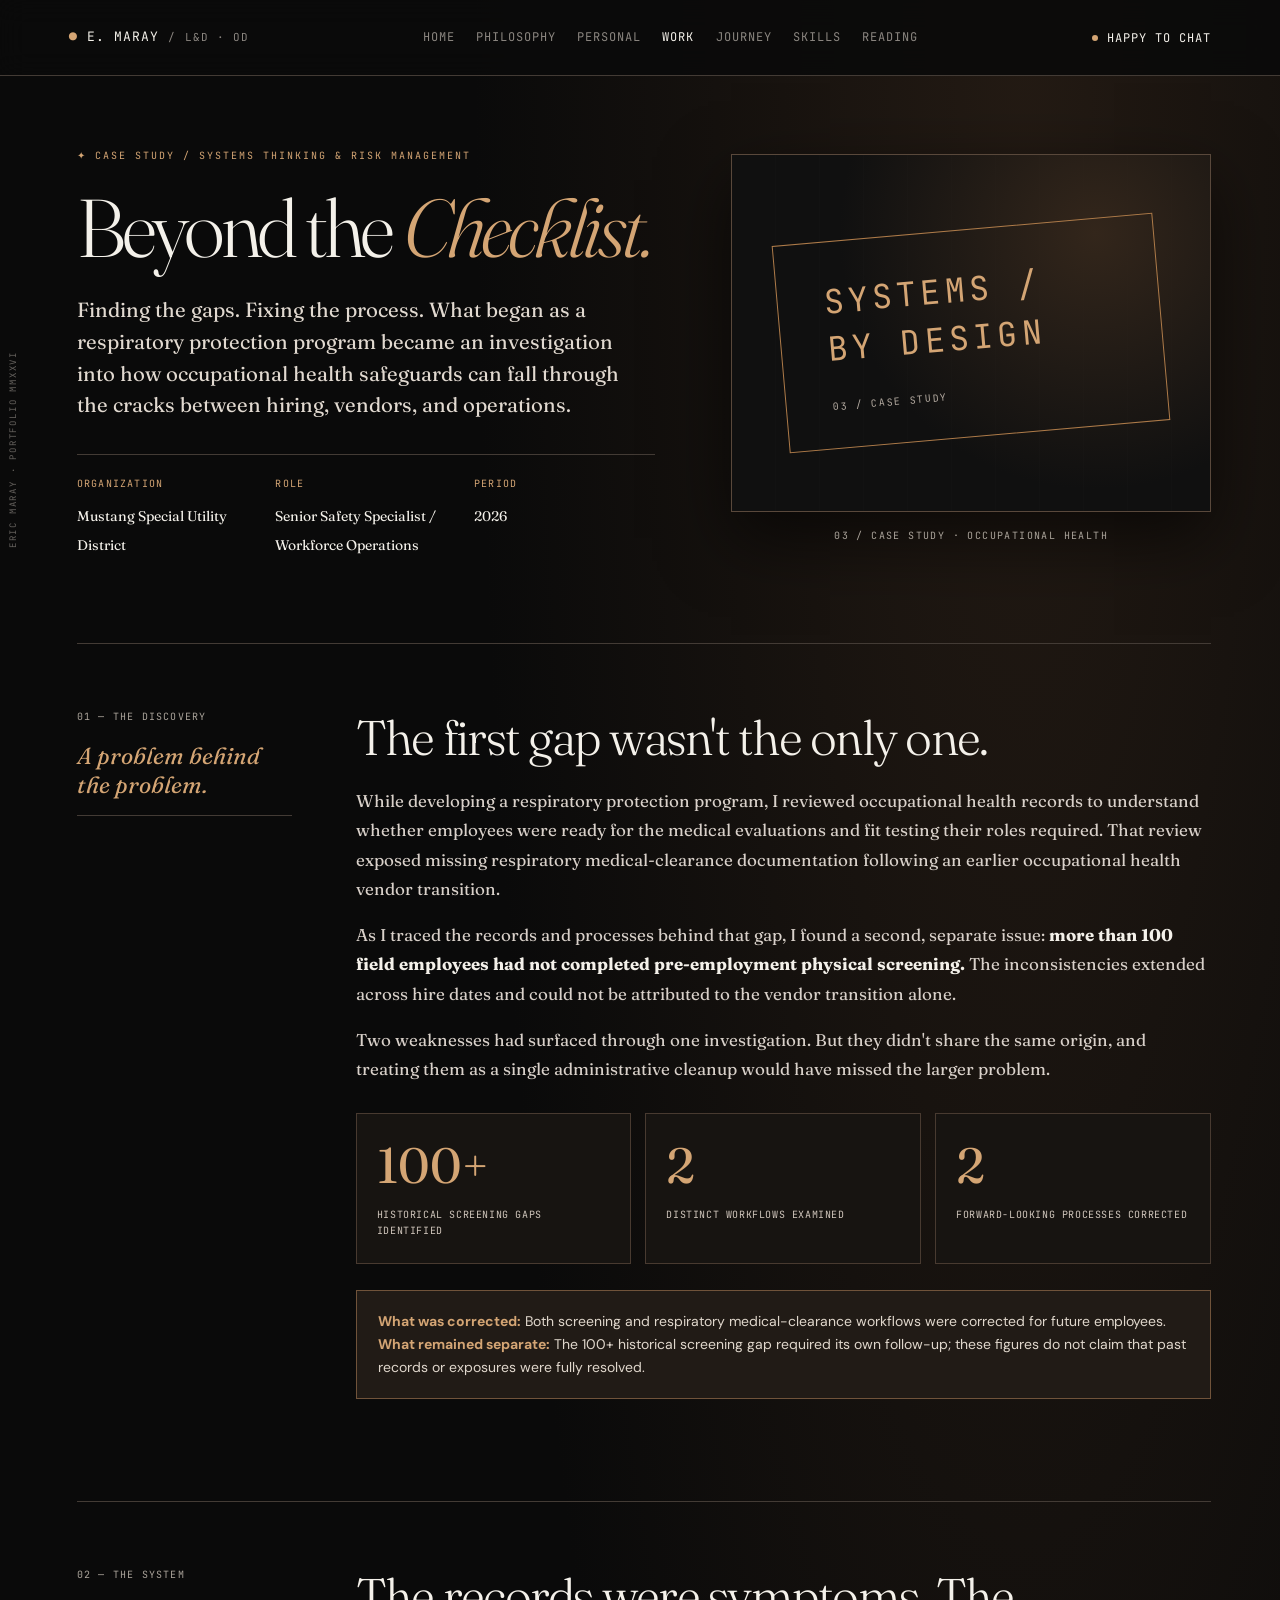
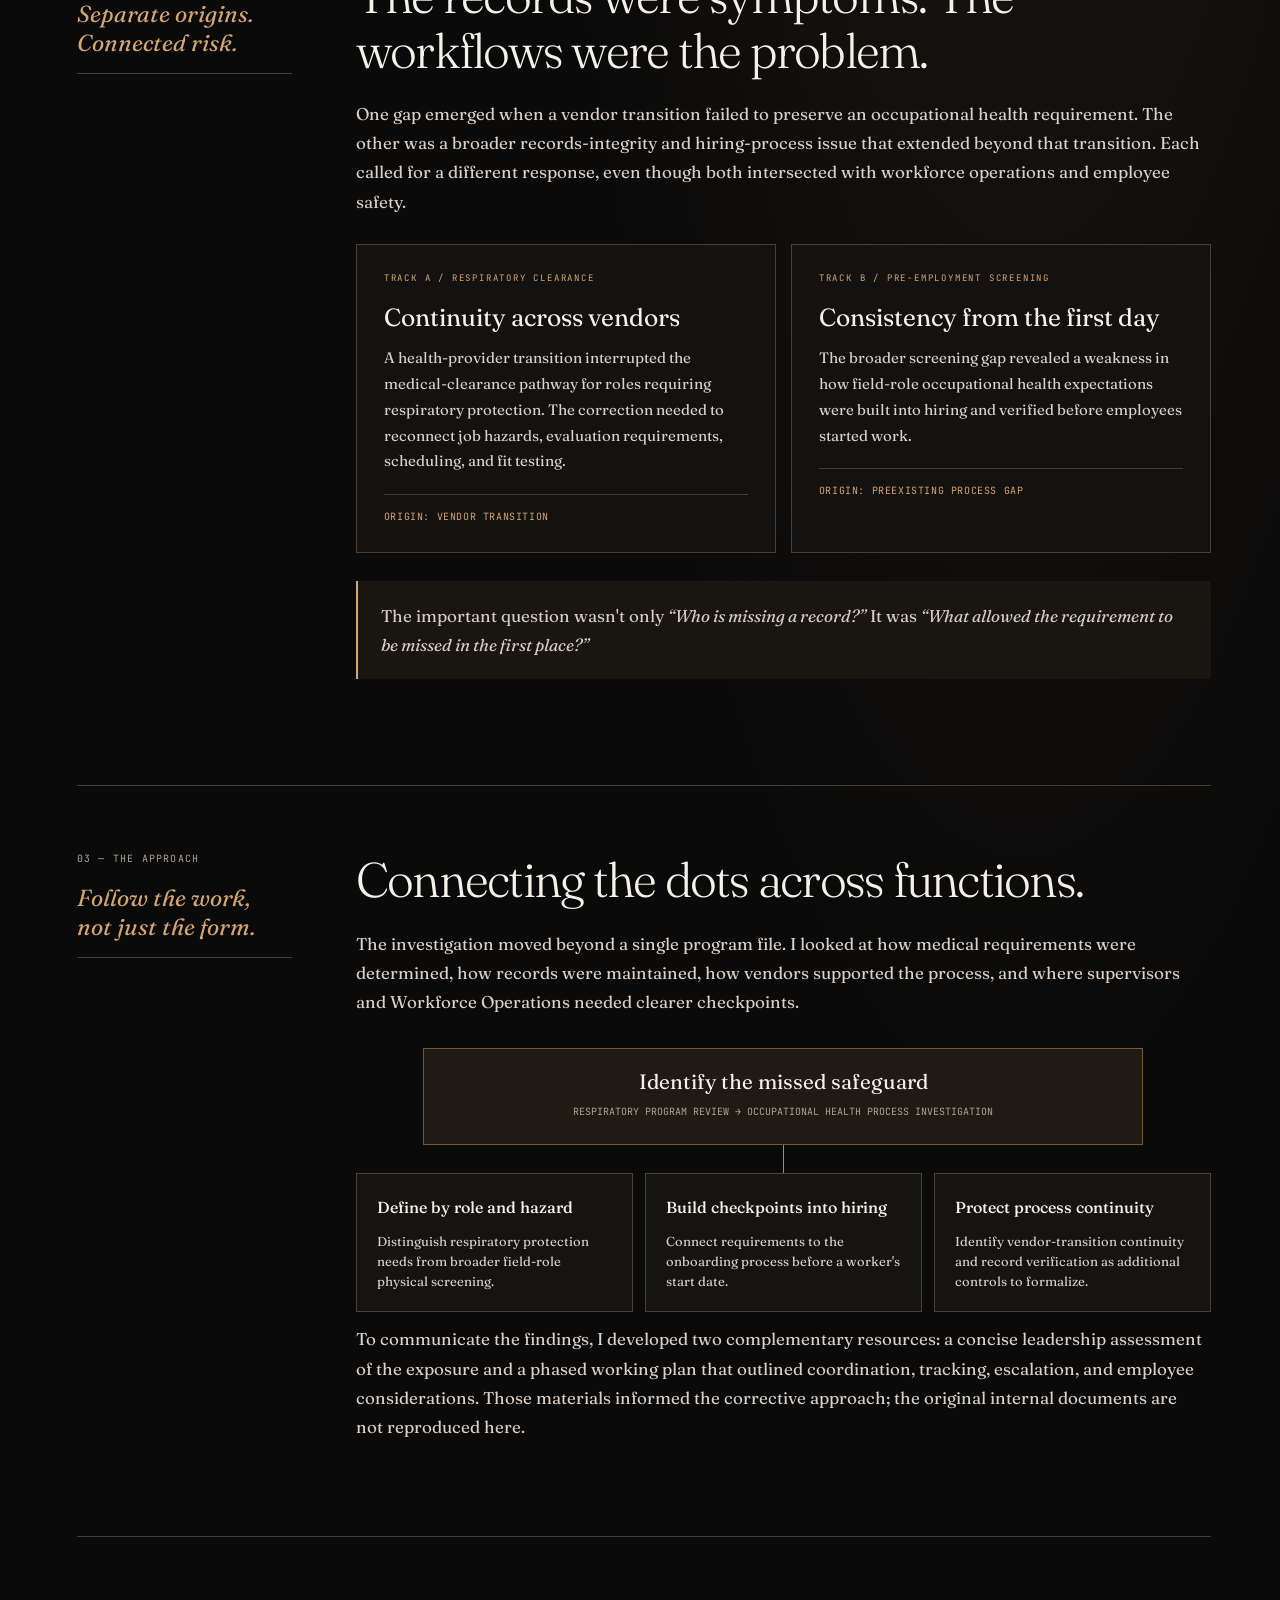
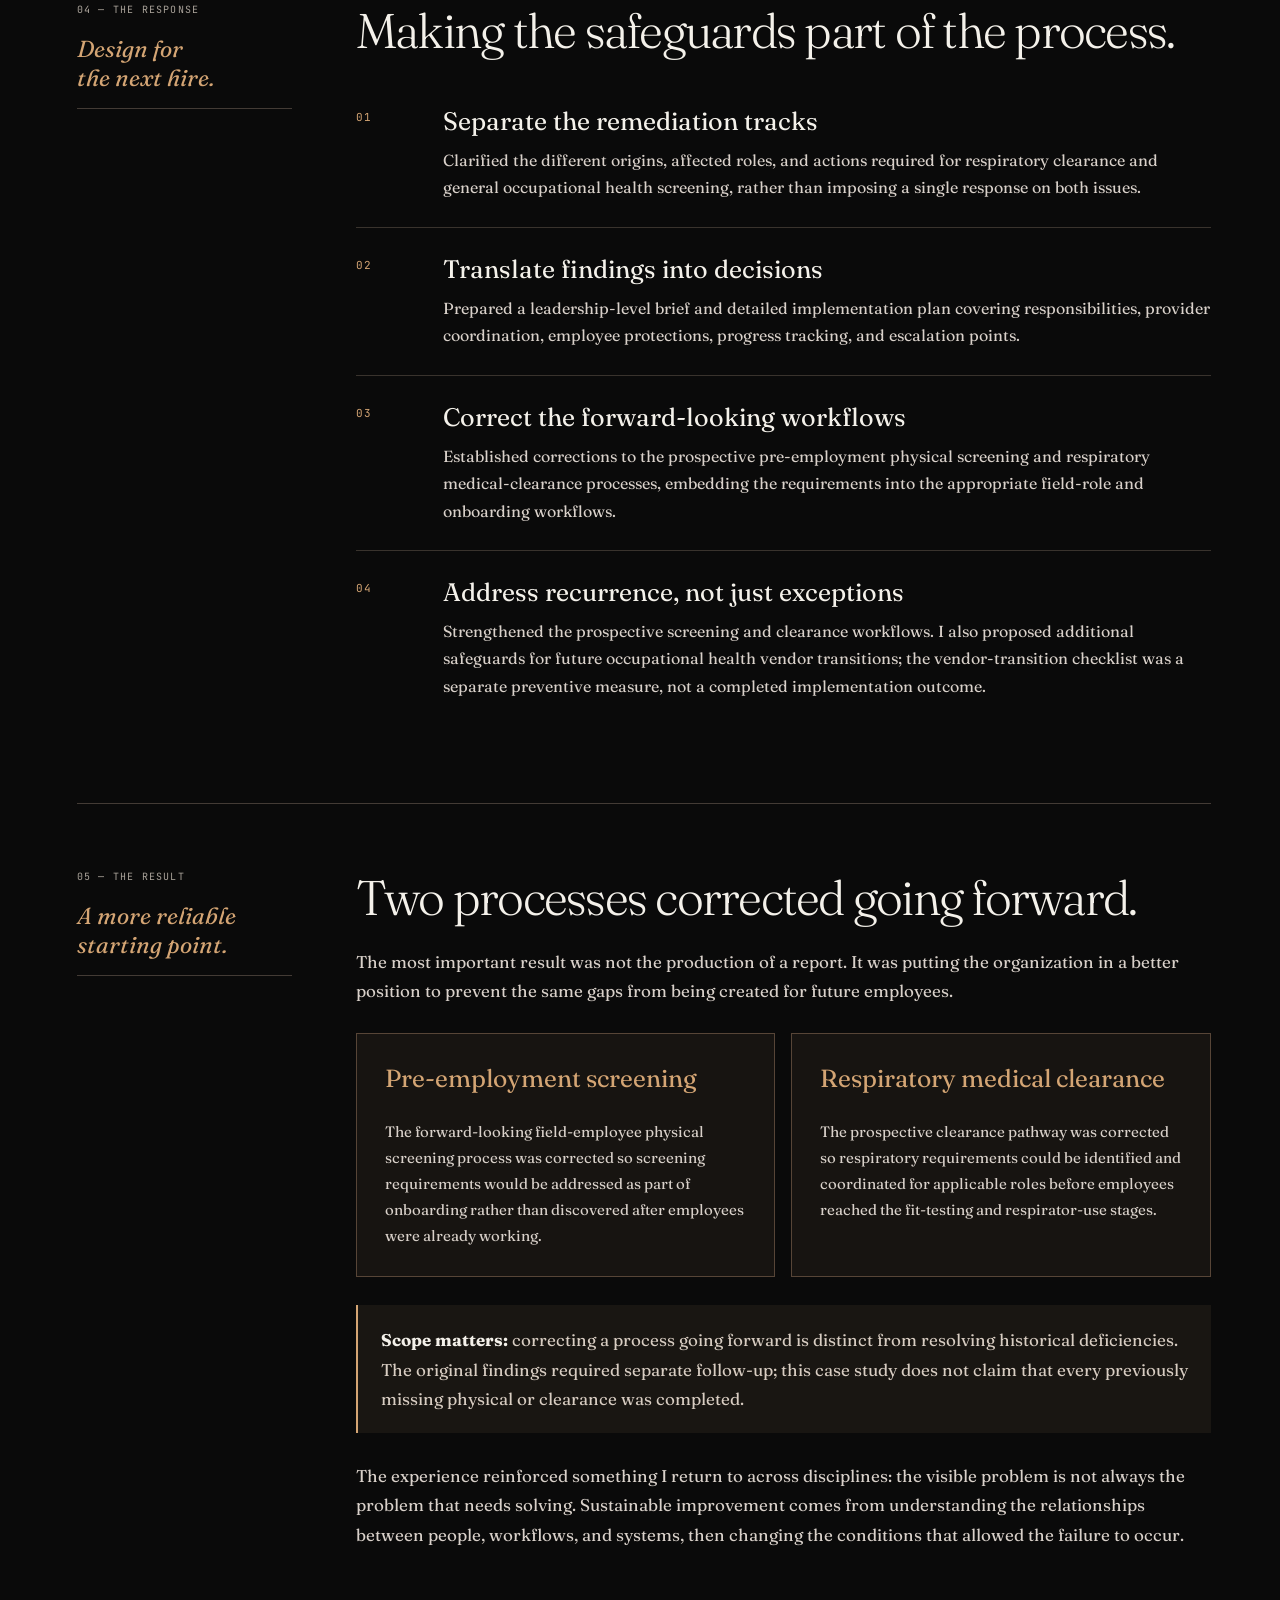
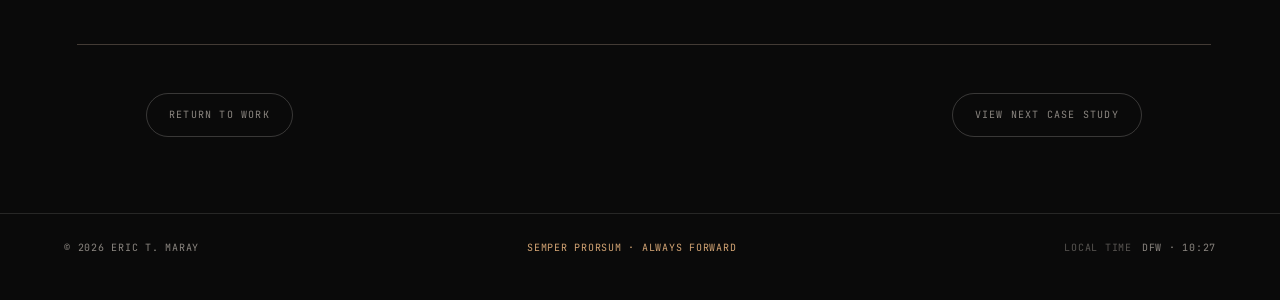
<file: work/beyond-the-checklist/index.html>
<!doctype html>
<html lang="en"><head><meta charset="utf-8"><meta name="viewport" content="width=device-width, initial-scale=1">
<title>Beyond the Checklist | Eric T. Maray</title>
<meta name="description" content="A case study in systems thinking, occupational health, risk management, and process redesign: uncovering gaps and correcting the processes that allowed them to recur.">
<link rel="preconnect" href="https://fonts.googleapis.com"><link rel="preconnect" href="https://fonts.gstatic.com" crossorigin>
<link href="https://fonts.googleapis.com/css2?family=Fraunces:ital,opsz,wght@0,9..144,300;0,9..144,400;0,9..144,500;1,9..144,300&amp;family=JetBrains+Mono:wght@400;500&amp;family=DM+Sans:wght@400;500;600&amp;display=swap" rel="stylesheet">
<style>
:root{--bg:#0a0a0a;--paper:#f4f1ea;--muted:#aaa39a;--gold:#d4a574;--line:#433b35;--panel:#171411}
*{box-sizing:border-box}html{scroll-behavior:smooth}body{margin:0;background:radial-gradient(ellipse at 80% 0,#231a13 0,transparent 38%),var(--bg);color:var(--paper);font:17px/1.72 'Fraunces',Georgia,serif;-webkit-font-smoothing:antialiased}a{color:inherit}a:focus-visible{outline:2px solid var(--gold);outline-offset:4px}p,h1,h2,h3{margin-top:0}.mono{font-family:'JetBrains Mono',monospace}.wrap{max-width:1320px;margin:0 auto;padding:0 clamp(22px,5.4vw,76px)}
header{border-bottom:1px solid var(--line);padding:16px clamp(22px,5.4vw,76px);display:flex;align-items:center;justify-content:space-between;gap:20px;font:10px/1.4 'JetBrains Mono',monospace;letter-spacing:.1em;text-transform:uppercase}header a{text-decoration:none}header a:hover{color:var(--gold)}.navlinks{display:flex;flex-wrap:wrap;gap:clamp(12px,2vw,30px);color:#c0b6ad}.gold{color:var(--gold)}
.hero{min-height:560px;padding:72px 0 84px;display:grid;grid-template-columns:minmax(0,1fr) minmax(280px,.83fr);gap:clamp(35px,6vw,100px);align-items:center}.eyebrow{font:10px/1.5 'JetBrains Mono',monospace;letter-spacing:.2em;color:var(--gold);text-transform:uppercase}h1{font:300 clamp(3.45rem,6.4vw,6.65rem)/1.04 'Fraunces',Georgia,serif;letter-spacing:-.052em;margin:22px 0 24px}h1 em{font-weight:300;color:var(--gold)}.lede{font-size:clamp(1.12rem,1.6vw,1.38rem);line-height:1.55;max-width:690px;color:#e1d9d0}.metadata{display:grid;grid-template-columns:repeat(3,minmax(0,1fr));gap:18px;border-top:1px solid var(--line);margin-top:33px;padding-top:22px}.metadata b{font:10px 'JetBrains Mono',monospace;letter-spacing:.12em;color:var(--gold);display:block;margin-bottom:10px}.metadata span{font-size:14px;line-height:1.5}
.cover{background:radial-gradient(circle at 76% 22%,#33261b,transparent 56%),repeating-linear-gradient(90deg,transparent 0 43px,#ffffff05 44px),#101010;border:1px solid #59483b;aspect-ratio:1.34;display:flex;align-items:center;justify-content:center;padding:10%;box-shadow:0 26px 65px #0009}.cover-frame{transform:rotate(-5deg);height:80%;width:100%;border:1px solid #ae7b49;display:flex;flex-direction:column;justify-content:center;gap:26px;padding:12%;color:var(--gold)}.cover-frame strong{font:400 clamp(1.35rem,2.6vw,2.4rem)/1.45 'JetBrains Mono',monospace;letter-spacing:.13em}.cover-frame span{font:10px 'JetBrains Mono',monospace;letter-spacing:.17em;color:#b2a99f}.cover-caption{text-align:center;color:var(--muted);font:10px 'JetBrains Mono',monospace;letter-spacing:.14em;margin-top:17px}
.section{border-top:1px solid var(--line);padding:66px 0 78px}.chapter{display:grid;grid-template-columns:215px minmax(0,1fr);gap:clamp(25px,5vw,85px)}.side{font:10px 'JetBrains Mono',monospace;letter-spacing:.12em;color:#aaa39a}.side:after{content:"";display:block;border-bottom:1px solid var(--line);margin-top:16px}.side em{font:italic 1.45rem/1.25 'Fraunces',serif;color:var(--gold);display:block;margin-top:18px;letter-spacing:0}.content h2{font:300 clamp(2.2rem,3.8vw,3.55rem)/1.12 'Fraunces',serif;letter-spacing:-.036em;margin-bottom:22px}.content p{color:#d9d1ca;max-width:850px}.content strong{color:var(--paper)}.muted{color:var(--muted)}
.statgrid{display:grid;grid-template-columns:repeat(3,minmax(0,1fr));gap:14px;margin:30px 0 16px}.stat{background:#171411;border:1px solid #483a30;padding:24px 20px}.stat strong{display:block;font:400 clamp(2rem,4vw,3.1rem)/1.1 'Fraunces',serif;color:var(--gold)}.stat span{display:block;color:#d0c6bc;font:10px/1.6 'JetBrains Mono',monospace;letter-spacing:.06em;margin-top:14px}.caveat{color:var(--muted);font:12px/1.55 'DM Sans',sans-serif}.callout{border-left:2px solid var(--gold);background:#191612;padding:20px 23px;margin:28px 0;color:#d8cdc2}
.split{display:grid;grid-template-columns:repeat(2,minmax(0,1fr));gap:15px;margin-top:28px}.problem{border:1px solid #4c3d32;background:#141210;padding:27px}.problem .eyebrow{font-size:9px}.problem h3{font:400 1.55rem/1.2 'Fraunces',serif;margin:18px 0 12px}.problem p{font-size:15px;margin:0}.problem .foot{font:10px/1.55 'JetBrains Mono',monospace;letter-spacing:.06em;color:var(--gold);margin-top:20px;border-top:1px solid var(--line);padding-top:14px}
.flow{margin:32px 0 12px}.flow-top{margin:auto;max-width:720px;background:#201a15;border:1px solid #775638;padding:20px;text-align:center}.flow-top b{font:400 1.3rem 'Fraunces',serif;display:block}.flow-top span{font:10px 'JetBrains Mono',monospace;color:var(--muted)}.connector{height:28px;width:1px;background:#b1875d;margin:auto}.flow-bottom{display:grid;grid-template-columns:repeat(3,1fr);gap:12px}.flow-bottom div{background:#161411;border:1px solid #4b4037;padding:20px}.flow-bottom strong{font-size:16px;font-weight:500;display:block;color:var(--paper)}.flow-bottom p{font-size:13px;line-height:1.55;margin:10px 0 0}.step{padding:25px 0;border-bottom:1px solid #39332d;display:grid;grid-template-columns:75px minmax(0,1fr);gap:12px}.step:last-child{border-bottom:0}.step .n{font:11px 'JetBrains Mono',monospace;color:var(--gold);letter-spacing:.12em;padding-top:5px}.step h3{font:400 1.58rem/1.3 'Fraunces',serif;margin:0 0 9px}.step p{font-size:16px;margin:0}
.outcome{display:grid;grid-template-columns:repeat(2,1fr);gap:16px;margin:28px 0}.outcome article{background:#171411;border:1px solid #574537;padding:28px}.outcome h3{font:400 1.55rem/1.3 'Fraunces',serif;color:var(--gold)}.outcome p{font-size:15px;margin-bottom:0}.cta{display:inline-flex;margin-top:20px;border:1px solid var(--gold);padding:14px 22px;gap:14px;align-items:center;text-decoration:none;text-transform:uppercase;color:var(--gold);font:11px 'JetBrains Mono',monospace;letter-spacing:.13em}.cta:hover{background:#33261d}footer{border-top:1px solid var(--line);padding:30px 0;color:var(--muted);font:10px/1.6 'JetBrains Mono',monospace;letter-spacing:.1em;text-transform:uppercase}footer .wrap{display:flex;justify-content:space-between;gap:25px;flex-wrap:wrap}footer a{text-decoration:none}footer a:hover{color:var(--gold)}
@media(max-width:900px){.hero{grid-template-columns:1fr;min-height:unset}.cover{max-width:550px;margin:auto}.chapter{grid-template-columns:1fr}.side em{margin-top:8px}.flow-bottom{grid-template-columns:1fr}}
@media(max-width:620px){header .navlinks{display:none}.hero{padding:55px 0}h1{font-size:clamp(3.2rem,13vw,4.7rem)}.section{padding:50px 0}.metadata,.statgrid,.split,.outcome{grid-template-columns:1fr}.step{grid-template-columns:48px 1fr}.flow-top{padding:16px}.cover{padding:8%}}
@media(prefers-reduced-motion:reduce){html{scroll-behavior:auto}}

/* Portfolio signature rail and responsive navigation */
.portfolio-rail{position:fixed;top:0;bottom:0;left:18px;z-index:20;display:flex;align-items:center;pointer-events:none;color:#8b8680;font:10px 'JetBrains Mono',monospace;letter-spacing:.2em;text-transform:uppercase}
.portfolio-rail span{writing-mode:vertical-rl;transform:rotate(180deg)}
@media(max-width:1450px){.portfolio-rail{left:7px;font-size:9px;opacity:.7}.wrap{padding-left:clamp(30px,6vw,84px)}}
@media(max-width:1050px){.portfolio-rail{display:none}}
.mobile-menu{display:none;position:relative;font:11px 'JetBrains Mono',monospace;letter-spacing:.1em;text-transform:uppercase}
.mobile-menu summary{list-style:none;cursor:pointer;border:1px solid #67513e;padding:10px 12px;color:#d4a574;white-space:nowrap}
.mobile-menu summary::-webkit-details-marker{display:none}
.mobile-menu[open] .mobile-links{display:flex}
.mobile-links{position:absolute;right:0;top:calc(100% + 8px);background:#171411;border:1px solid #66503b;box-shadow:0 20px 40px #000b;padding:14px;min-width:200px;display:flex;flex-direction:column;gap:0;z-index:60}
.mobile-links a{display:block;padding:11px 8px;text-decoration:none;color:#f4f1ea;border-bottom:1px solid #352a21}
.mobile-links a:last-child{border:0}
.mobile-links a:hover{color:#d4a574}
.scope-note{border:1px solid #70533a;background:#211b16;padding:19px 21px;margin:26px 0 24px;font:14px/1.65 'DM Sans',sans-serif;color:#e0d7cc}
.scope-note strong{color:#d4a574}
@media(max-width:620px){.mobile-menu{display:block}header{padding:12px 18px;gap:10px;flex-wrap:nowrap}header>.back-link{display:none}header>.site-brand{font-size:9px;letter-spacing:.04em}.portfolio-rail{display:none}}

/* SHARED PORTFOLIO PATTERN — HEADER, CASE NAVIGATION, FOOTER, BACK TO TOP */
/* Header: use main site's branding, destinations and contact CTA. */
header.portfolio-header {
  position: sticky;
  top: 0;
  z-index: 80;
  display: flex;
  align-items: center;
  justify-content: space-between;
  gap: 20px;
  min-height: 76px;
  padding: 20px clamp(22px,5.4vw,76px);
  border-bottom: 1px solid var(--line);
  background: rgba(10,10,10,.9);
  backdrop-filter: blur(14px);
  -webkit-backdrop-filter: blur(14px);
}
.portfolio-header .site-brand {
  display: inline-flex;
  align-items: center;
  gap: 9px;
  flex: 0 0 auto;
  color: var(--paper);
  text-decoration: none;
  white-space: nowrap;
  font: 400 13px/1.4 'JetBrains Mono',monospace;
  letter-spacing: .08em;
  text-transform: uppercase;
}
.portfolio-header .brand-dot { color: var(--gold); }
.portfolio-header .brand-subtitle { color: #8b8680; font-size: 11px; }
.portfolio-header .navlinks {
  display: flex;
  flex-wrap: nowrap;
  align-items: center;
  gap: clamp(12px,1.65vw,28px);
  color: #8b8680;
}
.portfolio-header .navlinks a {
  white-space: nowrap;
  font-size: 12px;
  text-decoration: none;
}
.portfolio-header .navlinks a[aria-current="page"] { color: var(--paper); }
.portfolio-header .header-contact {
  display: inline-flex;
  align-items: center;
  flex: 0 0 auto;
  gap: 9px;
  white-space: nowrap;
  color: var(--paper);
  font: 400 12px 'JetBrains Mono',monospace;
  text-decoration: none;
}
.portfolio-header .contact-dot {
  width: 6px;
  height: 6px;
  border-radius: 50%;
  background: var(--gold);
}
.portfolio-header .mobile-menu { display: none; }
@media(max-width:1120px) {
  .portfolio-header .navlinks,
  .portfolio-header .header-contact { display: none; }
  .portfolio-header .mobile-menu { display: block; margin-left: auto; }
}
@media(max-width:620px) {
  header.portfolio-header { min-height: 64px; padding: 12px 18px; }
  .portfolio-header .site-brand { font-size: 12px; }
  .portfolio-header .brand-subtitle { display: none; }
}

/* Navigation: intentionally separated left and right, not centered together. */
.case-study-end-nav {
  display: flex;
  align-items: center;
  justify-content: space-between;
  flex-wrap: wrap;
  gap: 16px;
  width: 100%;
  max-width: 1320px;
  box-sizing: border-box;
  margin: 0 auto;
  padding: 48px clamp(22px,5.4vw,76px) 76px;
  border-top: 1px solid var(--line);
}
.case-study-end-link {
  display: inline-flex;
  align-items: center;
  justify-content: center;
  width: auto;
  max-width: 100%;
  min-height: 44px;
  padding: 12px 22px;
  border: 1px solid rgba(244,241,234,.2);
  border-radius: 999px;
  background: transparent;
  box-shadow: none;
  color: #8b8680;
  text-decoration: none;
  transform: none;
  transition: border-color .2s,background .2s,color .2s;
}
.case-study-end-link:hover,
.case-study-end-link:focus-visible {
  border-color: rgba(212,165,116,.55);
  background: rgba(212,165,116,.04);
  transform: none;
}
.case-study-end-kicker { display: none; }
.case-study-end-title {
  color: inherit;
  font: 400 10px/1.5 'JetBrains Mono',monospace;
  letter-spacing: .12em;
  text-transform: uppercase;
}
.case-study-end-link:hover,.case-study-end-link:focus-visible { color: var(--gold); }
@media(max-width:640px) {
  .case-study-end-nav { padding: 36px 18px 56px; gap: 12px; }
  .case-study-end-link { padding: 11px 16px; min-height: 42px; }
  .case-study-end-title { font-size: 9px; letter-spacing: .06em; }
}

/* Footer: single, adjacent local-time label + live clock. */
footer .wrap.portfolio-footer-row {
  display: flex;
  align-items: center;
  justify-content: space-between;
  flex-wrap: wrap;
  gap: 16px 28px;
}
.footer-clock {
  display: inline-flex;
  align-items: center;
  justify-content: flex-start;
  gap: 10px;
  white-space: nowrap;
}
.footer-clock-label { color: #8b8680; opacity: .7; }
.footer-clock-time { color: var(--paper); }
.footer-links { display: inline-flex; align-items: center; gap: 24px; }

/* Scroll-to-top: shown after 500px, on all screen sizes. */
.back-to-top {
  position: fixed;
  right: 24px;
  bottom: 24px;
  z-index: 1000;
  display: grid;
  place-items: center;
  width: 48px;
  height: 48px;
  border: 1px solid rgba(212,165,116,.55);
  border-radius: 50%;
  background: #191919;
  color: var(--gold);
  font: 24px/1 'DM Sans',sans-serif;
  cursor: pointer;
  opacity: 0;
  visibility: hidden;
  transform: translateY(12px);
  transition: opacity .25s, visibility .25s, transform .25s;
}
.back-to-top.is-visible { opacity: 1; visibility: visible; transform: translateY(0); }
.back-to-top:hover { background: #302217; border-color: var(--gold); }
.back-to-top:focus-visible { outline: 2px solid var(--gold); outline-offset: 4px; }
@media(max-width:640px) { .back-to-top { right: 16px; bottom: 20px; width: 44px; height: 44px; } }
@media(prefers-reduced-motion:reduce) { .case-study-end-link,.back-to-top { transition: none; } }

/* PORTFOLIO CONSISTENCY V2 — unified header, dropdown, spacing and signoff. */
:root { --portfolio-gold:#d4a574; }
html { scroll-padding-top:94px; }
/* No content should sit invisibly behind the sticky masthead on anchor navigation. */
[id] { scroll-margin-top:94px; }
@media (max-width:767px) {
  header.fixed, header.portfolio-header { background:rgba(10,10,10,.97)!important; backdrop-filter:blur(12px); -webkit-backdrop-filter:blur(12px); }
  .page-intro { padding-top:116px!important; padding-bottom:20px!important; }
  .page-intro h1 { margin-bottom:10px!important; }
  .page-intro + section.section-bg { padding-top:30px!important; }
  .page-intro + section:not(.section-bg) { padding-top:30px!important; }
  header.fixed #menuBtn { gap:10px; min-width:110px; justify-content:center; }
  header.fixed #menuBtn span { font-size:17px; line-height:1; letter-spacing:0; }
  .portfolio-mobile-footer { padding-bottom:42px; }
}
/* This is the only bottom-of-page signoff on standard pages, at every viewport width. */
body > footer:not(.portfolio-mobile-footer) { display:none!important; }
.portfolio-mobile-footer { display:flex!important; flex-direction:column; align-items:flex-start; gap:15px; border-top:1px solid rgba(244,241,234,.14); width:100%; max-width:1400px; margin:0 auto; padding:42px clamp(24px,5vw,64px) 48px; color:#8b8680; background:#0a0a0a; font:400 11px/1.65 'JetBrains Mono',monospace; letter-spacing:.13em; text-transform:uppercase; }
.portfolio-mobile-footer .portfolio-mobile-motto { color:var(--portfolio-gold); }
.portfolio-mobile-footer .portfolio-mobile-time {display:flex; align-items:center; gap:12px; flex-wrap:wrap;}
.portfolio-mobile-footer .portfolio-mobile-time-label { opacity:.58; }
@media(min-width:768px) {
 .portfolio-mobile-footer {flex-direction:row; align-items:center; justify-content:space-between; gap:24px; padding-top:30px; padding-bottom:36px; }
 .portfolio-mobile-footer .portfolio-mobile-time {white-space:nowrap;}
}
/* Underlay is pointer-targetable to dismiss; body blur is confined to opened menus. */
.portfolio-menu-underlay { position:fixed; inset:0; z-index:70; background:rgba(0,0,0,.48); backdrop-filter:blur(5px); -webkit-backdrop-filter:blur(5px); }
.portfolio-menu-underlay[hidden] { display:none!important; }
/* Main-site dropdown matches the existing case-study menu design. */
#mobileMenu.portfolio-menu-overlay { position:fixed; inset:0; z-index:100; background:rgba(0,0,0,.30); backdrop-filter:blur(5px); -webkit-backdrop-filter:blur(5px); align-items:flex-start; justify-content:flex-end; padding:79px clamp(18px,5vw,38px) 22px; overflow-y:auto; }
#mobileMenu.portfolio-menu-overlay.hidden {display:none!important;}
#mobileMenu .portfolio-menu-panel {position:relative; width:min(100%,345px); padding:18px 22px 20px; border:1px solid #70553e; background:#171411; box-shadow:0 22px 60px rgba(0,0,0,.78); display:flex; flex-direction:column; gap:0; }
#mobileMenu .portfolio-menu-close { display:flex; justify-content:flex-end; align-items:center; gap:8px; align-self:flex-end; border:0; background:transparent; color:#d4a574; padding:3px 0 14px; font:10px 'JetBrains Mono',monospace; letter-spacing:.12em; }
#mobileMenu .portfolio-menu-panel a {display:block; width:100%; padding:12px 8px; border-bottom:1px solid #352a21; font:400 12px/1.55 'JetBrains Mono',monospace; letter-spacing:.13em; color:#f4f1ea; text-decoration:none; text-align:left; }
#mobileMenu .portfolio-menu-panel a:last-child {border-bottom:0;}
#mobileMenu .portfolio-menu-panel a:hover {color:#d4a574;}
/* Case-study native details menus. */
.portfolio-header { isolation:auto; }
.portfolio-header .mobile-menu {position:relative; z-index:90;}
.portfolio-header .mobile-menu summary {display:flex; align-items:center; justify-content:center; gap:9px; padding:11px 15px; min-width:110px; min-height:47px; border:1px solid #70553e; background:rgba(20,17,14,.65); color:#d4a574; font:400 12px/1 'JetBrains Mono',monospace; letter-spacing:.13em; list-style:none; cursor:pointer;}
.portfolio-header .mobile-menu summary::-webkit-details-marker {display:none;}
.portfolio-header .mobile-menu .mobile-links {position:absolute; top:calc(100% + 8px); right:0; width:min(345px,calc(100vw - 36px)); max-height:calc(100dvh - 100px); overflow-y:auto; padding:18px 22px; border:1px solid #70553e; background:#171411; box-shadow:0 22px 60px rgba(0,0,0,.78); z-index:95; }
.portfolio-header .mobile-menu .mobile-links a {display:block; padding:12px 8px; border-bottom:1px solid #352a21; color:#f4f1ea; font:400 12px/1.55 'JetBrains Mono',monospace; letter-spacing:.13em; text-transform:uppercase;}
.portfolio-header .mobile-menu .mobile-links a:last-child {border:0;}
.portfolio-header .mobile-menu:not([open]) .mobile-links {display:none;}
@media(min-width:768px) {#mobileMenu.portfolio-menu-overlay {display:none!important;}}

@media(max-width:767px){
 header.portfolio-header { min-height:74px!important; padding:12px 20px!important; }
 .hero { padding-top:44px!important; }
}


/* SHARED DESKTOP + MOBILE SIGNOFF — matches the Contact footer. */
body > footer.site-signoff {
  display:flex !important;
  box-sizing:border-box;
  width:100%; max-width:1400px;
  margin:0 auto;
  padding:26px clamp(24px,5vw,64px) 44px;
  border-top:1px solid rgba(244,241,234,.12);
  align-items:center; justify-content:space-between;
  flex-direction:row; flex-wrap:wrap;
  gap:16px 24px;
  background:transparent;
  color:#8b8680;
  font:400 10px/1.6 'JetBrains Mono',monospace;
  letter-spacing:.075em; text-transform:uppercase;
}
.site-signoff .site-signoff-motto {color:#d4a574}
.site-signoff .site-signoff-time {display:inline-flex;align-items:center;gap:10px;white-space:nowrap}
.site-signoff .site-signoff-time-label {opacity:.6}
.site-signoff .site-signoff-credit {flex-basis:100%;font-size:9px;opacity:.8}
.site-signoff .site-signoff-credit a {color:#d4a574;text-decoration:underline;text-underline-offset:3px}
@media(max-width:640px) {
  body > footer.site-signoff {
    align-items:flex-start; flex-direction:column;
    gap:12px; padding:26px 24px 48px;
  }
}
</style><style id="mobile-layout-refresh">
/* MOBILE REFRESH 2026-11-11 — only applies to handheld widths. */
@media (max-width: 767px) {
  html { scroll-padding-top: 90px; }
  header.fixed, header.portfolio-header { min-height: 72px; }
  header.fixed > nav { min-height: 72px; padding-top: 13px; padding-bottom: 13px; }
  header.fixed #menuBtn {
    display: inline-flex !important; align-items: center; justify-content: center;
    min-width: 100px; min-height: 48px; padding: 10px 15px;
    border: 1px solid #70553e; border-radius: 0;
    background: rgba(20,17,14,.58); color: #d4a574;
    font: 400 12px/1 'JetBrains Mono',monospace;
    letter-spacing: .16em; white-space: nowrap;
  }
  header.fixed #menuBtn:focus-visible { outline: 2px solid #d4a574; outline-offset: 3px; }
  /* Keep mobile mastheads compact; avoid oversized gaps at the start of content. */
  .page-intro { padding-top: 128px !important; padding-bottom: 35px !important; }
  .page-intro h1 { margin-bottom: 8px !important; }
  .section-bg { scroll-margin-top: 76px; }
  main > section.section-bg { padding-top: 48px; padding-bottom: 56px; }
  .portfolio-mobile-footer {
    display: flex !important; flex-direction: column; align-items: flex-start; gap: 19px;
    width: 100%; margin: 0 auto; padding: 43px 24px 58px;
    border-top: 1px solid rgba(244,241,234,.16);
    color: #8b8680; background: #0a0a0a;
    font: 400 10px/1.65 'JetBrains Mono',monospace;
    letter-spacing: .15em; text-transform: uppercase;
  }
  .portfolio-mobile-footer .portfolio-mobile-motto { color:#d4a574; }
  .portfolio-mobile-footer .portfolio-mobile-time {
    display:flex; justify-content:flex-start; align-items:center; gap:12px;
    white-space:nowrap; color:#8b8680;
  }
  .portfolio-mobile-footer .portfolio-mobile-time-label { opacity:.6; }
  .portfolio-mobile-footer .portfolio-mobile-clock { color:#8b8680; }
  /* The end-of-page CTA already handles navigation. Avoid a repeated footer link row. */
  body > footer:not(.portfolio-mobile-footer) { display:none !important; }
  /* Keep exploring buttons wrap naturally and don't create horizontally scrolling rows. */
  .cta-ghost { max-width:100%; white-space:normal; text-align:center; }
}
@media (min-width: 768px) { .portfolio-mobile-footer { display:none !important; } }

/* Case studies use exactly the same compact mobile footer as the other pages. */
@media (max-width: 767px) {
 header.portfolio-header .mobile-menu summary {
   display:flex; align-items:center; justify-content:center;
   min-height:48px; min-width:100px; padding:10px 15px;
   font:400 12px/1 'JetBrains Mono',monospace; letter-spacing:.13em;
   border:1px solid #70553e; color:#d4a574;
 }
 header.portfolio-header { min-height:72px; padding:12px 18px; }
 .portfolio-mobile-footer { padding-left:24px; padding-right:24px; }
 .case-study-end-nav { gap:18px; padding-bottom:38px; }
}
</style>
</head><body><aside class="portfolio-rail" aria-hidden="true"><span>Eric Maray · Portfolio MMXXVI</span></aside>
<header class="portfolio-header">
  <a class="site-brand" href="/" aria-label="Eric Maray — Home">
    <span class="brand-dot" aria-hidden="true">●</span>
    <span>E. Maray</span>
    <span class="brand-subtitle">/ L&amp;D · OD</span>
  </a>
  <nav class="navlinks" aria-label="Main navigation">
    <a href="/">Home</a>
    <a href="/philosophy/">Philosophy</a>
    <a href="/personal/">Personal</a>
    <a href="/work/" aria-current="page">Work</a>
    <a href="/journey/">Journey</a>
    <a href="/capabilities/">Skills</a>
    <a href="/reading/">Reading</a>
  </nav>
  <a class="header-contact" href="/contact/">
    <span class="contact-dot" aria-hidden="true"></span>Happy to chat
  </a>
  <details class="mobile-menu">
    <summary aria-label="Open navigation">MENU <span aria-hidden="true">☰</span></summary>
    <nav class="mobile-links" aria-label="Mobile navigation">
      <a href="/">Home</a>
      <a href="/philosophy/">Philosophy</a>
      <a href="/personal/">Personal</a>
      <a href="/work/" aria-current="page">Work</a>
      <a href="/journey/">Journey</a>
      <a href="/capabilities/">Skills</a>
      <a href="/reading/">Reading</a>
      <a href="/contact/">Contact</a>
    </nav>
  </details>
</header>
<main class="wrap">
<section class="hero"><div><div class="eyebrow">✦ CASE STUDY / SYSTEMS THINKING &amp; RISK MANAGEMENT</div><h1>Beyond the <em>Checklist.</em></h1><p class="lede">Finding the gaps. Fixing the process. What began as a respiratory protection program became an investigation into how occupational health safeguards can fall through the cracks between hiring, vendors, and operations.</p><div class="metadata"><div><b>ORGANIZATION</b><span>Mustang Special Utility District</span></div><div><b>ROLE</b><span>Senior Safety Specialist / Workforce Operations</span></div><div><b>PERIOD</b><span>2026</span></div></div></div><div><div class="cover" role="img" aria-label="Dark and gold cover artwork reading Systems by Design, case study three"><div class="cover-frame"><strong>SYSTEMS /<br>BY DESIGN</strong><span>03 / CASE STUDY</span></div></div><p class="cover-caption">03 / CASE STUDY · OCCUPATIONAL HEALTH</p></div></section>
<section class="section chapter"><aside class="side">01 — THE DISCOVERY<em>A problem behind<br>the problem.</em></aside><div class="content"><h2>The first gap wasn't the only one.</h2><p>While developing a respiratory protection program, I reviewed occupational health records to understand whether employees were ready for the medical evaluations and fit testing their roles required. That review exposed missing respiratory medical-clearance documentation following an earlier occupational health vendor transition.</p><p>As I traced the records and processes behind that gap, I found a second, separate issue: <strong>more than 100 field employees had not completed pre-employment physical screening.</strong> The inconsistencies extended across hire dates and could not be attributed to the vendor transition alone.</p><p>Two weaknesses had surfaced through one investigation. But they didn't share the same origin, and treating them as a single administrative cleanup would have missed the larger problem.</p><div class="statgrid"><div class="stat"><strong>100+</strong><span>HISTORICAL SCREENING GAPS IDENTIFIED</span></div><div class="stat"><strong>2</strong><span>DISTINCT WORKFLOWS EXAMINED</span></div><div class="stat"><strong>2</strong><span>FORWARD-LOOKING PROCESSES CORRECTED</span></div></div><div class="scope-note"><strong>What was corrected:</strong> Both screening and respiratory medical-clearance workflows were corrected for future employees. <strong>What remained separate:</strong> The 100+ historical screening gap required its own follow-up; these figures do not claim that past records or exposures were fully resolved.</div></div></section>
<section class="section chapter"><aside class="side">02 — THE SYSTEM<em>Separate origins.<br>Connected risk.</em></aside><div class="content"><h2>The records were symptoms. The workflows were the problem.</h2><p>One gap emerged when a vendor transition failed to preserve an occupational health requirement. The other was a broader records-integrity and hiring-process issue that extended beyond that transition. Each called for a different response, even though both intersected with workforce operations and employee safety.</p><div class="split"><article class="problem"><div class="eyebrow">TRACK A / RESPIRATORY CLEARANCE</div><h3>Continuity across vendors</h3><p>A health-provider transition interrupted the medical-clearance pathway for roles requiring respiratory protection. The correction needed to reconnect job hazards, evaluation requirements, scheduling, and fit testing.</p><div class="foot">ORIGIN: VENDOR TRANSITION</div></article><article class="problem"><div class="eyebrow">TRACK B / PRE-EMPLOYMENT SCREENING</div><h3>Consistency from the first day</h3><p>The broader screening gap revealed a weakness in how field-role occupational health expectations were built into hiring and verified before employees started work.</p><div class="foot">ORIGIN: PREEXISTING PROCESS GAP</div></article></div><div class="callout">The important question wasn't only <em>“Who is missing a record?”</em> It was <em>“What allowed the requirement to be missed in the first place?”</em></div></div></section>
<section class="section chapter"><aside class="side">03 — THE APPROACH<em>Follow the work,<br>not just the form.</em></aside><div class="content"><h2>Connecting the dots across functions.</h2><p>The investigation moved beyond a single program file. I looked at how medical requirements were determined, how records were maintained, how vendors supported the process, and where supervisors and Workforce Operations needed clearer checkpoints.</p><div class="flow" role="img" aria-label="Process map: identification of gaps leads to hazard-specific requirements, screening checkpoints, and vendor transition safeguards"><div class="flow-top"><b>Identify the missed safeguard</b><span>RESPIRATORY PROGRAM REVIEW → OCCUPATIONAL HEALTH PROCESS INVESTIGATION</span></div><div class="connector"></div><div class="flow-bottom"><div><strong>Define by role and hazard</strong><p>Distinguish respiratory protection needs from broader field-role physical screening.</p></div><div><strong>Build checkpoints into hiring</strong><p>Connect requirements to the onboarding process before a worker's start date.</p></div><div><strong>Protect process continuity</strong><p>Identify vendor-transition continuity and record verification as additional controls to formalize.</p></div></div></div><p>To communicate the findings, I developed two complementary resources: a concise leadership assessment of the exposure and a phased working plan that outlined coordination, tracking, escalation, and employee considerations. Those materials informed the corrective approach; the original internal documents are not reproduced here.</p></div></section>
<section class="section chapter"><aside class="side">04 — THE RESPONSE<em>Design for<br>the next hire.</em></aside><div class="content"><h2>Making the safeguards part of the process.</h2><div class="step"><div class="n">01</div><div><h3>Separate the remediation tracks</h3><p>Clarified the different origins, affected roles, and actions required for respiratory clearance and general occupational health screening, rather than imposing a single response on both issues.</p></div></div><div class="step"><div class="n">02</div><div><h3>Translate findings into decisions</h3><p>Prepared a leadership-level brief and detailed implementation plan covering responsibilities, provider coordination, employee protections, progress tracking, and escalation points.</p></div></div><div class="step"><div class="n">03</div><div><h3>Correct the forward-looking workflows</h3><p>Established corrections to the prospective pre-employment physical screening and respiratory medical-clearance processes, embedding the requirements into the appropriate field-role and onboarding workflows.</p></div></div><div class="step"><div class="n">04</div><div><h3>Address recurrence, not just exceptions</h3><p>Strengthened the prospective screening and clearance workflows. I also proposed additional safeguards for future occupational health vendor transitions; the vendor-transition checklist was a separate preventive measure, not a completed implementation outcome.</p></div></div></div></section>
<section class="section chapter"><aside class="side">05 — THE RESULT<em>A more reliable<br>starting point.</em></aside><div class="content"><h2>Two processes corrected going forward.</h2><p>The most important result was not the production of a report. It was putting the organization in a better position to prevent the same gaps from being created for future employees.</p><div class="outcome"><article><h3>Pre-employment screening</h3><p>The forward-looking field-employee physical screening process was corrected so screening requirements would be addressed as part of onboarding rather than discovered after employees were already working.</p></article><article><h3>Respiratory medical clearance</h3><p>The prospective clearance pathway was corrected so respiratory requirements could be identified and coordinated for applicable roles before employees reached the fit-testing and respirator-use stages.</p></article></div><div class="callout"><strong>Scope matters:</strong> correcting a process going forward is distinct from resolving historical deficiencies. The original findings required separate follow-up; this case study does not claim that every previously missing physical or clearance was completed.</div><p>The experience reinforced something I return to across disciplines: the visible problem is not always the problem that needs solving. Sustainable improvement comes from understanding the relationships between people, workflows, and systems, then changing the conditions that allowed the failure to occur.</p></div></section>
<nav class="case-study-end-nav" aria-label="Case study navigation">
  <a href="/work/" class="case-study-end-link">
    <span class="case-study-end-kicker">All projects</span>
    <span class="case-study-end-title">Return to Work</span>
  </a>
  <a href="/work/safety-reporting-ehs/" class="case-study-end-link">
    <span class="case-study-end-kicker">Next case study</span>
    <span class="case-study-end-title">View next case study</span>
  </a>
</nav>
</main><footer aria-label="Portfolio details" class="site-signoff mono">
  <span class="site-signoff-copyright">© 2026 Eric T. Maray</span>
  <span class="site-signoff-motto">Semper Prorsum · Always Forward</span>
  <span class="site-signoff-time"><span class="site-signoff-time-label">Local Time</span><span id="clock">DFW · --:--</span></span>
  
</footer>

<script>
(function () {
  const clock = document.getElementById('clock');
  if (!clock) return;
  const format = { hour: '2-digit', minute: '2-digit', hour12: false, timeZone: 'America/Chicago' };
  function tick() {
    clock.textContent = 'DFW · ' + new Date().toLocaleTimeString('en-US', format);
  }
  tick();
  window.setInterval(tick, 30000);
})();
</script>

<button type="button" id="backToTop" class="back-to-top" aria-label="Back to top" title="Back to top">↑</button>
<script>
(function () {
  const backToTop = document.getElementById('backToTop');
  if (!backToTop) return;
  function updateBackToTop() {
    backToTop.classList.toggle('is-visible', window.scrollY > 500);
  }
  backToTop.addEventListener('click', () => {
    window.scrollTo({
      top: 0,
      behavior: window.matchMedia('(prefers-reduced-motion: reduce)').matches ? 'auto' : 'smooth'
    });
  });
  window.addEventListener('scroll', updateBackToTop, {passive: true});
  updateBackToTop();
})();
</script>

<script>
(function () {
  const el = document.querySelector('.portfolio-mobile-footer .portfolio-mobile-clock');
  if (!el) return;
  const fmt = {hour:'2-digit',minute:'2-digit',hour12:false,timeZone:'America/Chicago'};
  const tick = () => { el.textContent='DFW · '+new Date().toLocaleTimeString('en-US',fmt); };
  tick(); window.setInterval(tick,30000);
})();
</script>
<script>(function(){var d=document.querySelector('.portfolio-header .mobile-menu');if(!d)return;var b=document.createElement('div');b.className='portfolio-menu-underlay';b.hidden=true;document.body.appendChild(b);function sync(){b.hidden=!d.open;document.body.classList.toggle('portfolio-menu-open',d.open)}d.addEventListener('toggle',sync);b.addEventListener('click',function(){d.open=false});document.addEventListener('keydown',function(e){if(e.key==='Escape')d.open=false});sync()})();</script><script>(function(){const clocks=document.querySelectorAll('.portfolio-mobile-clock');function tick(){const t=new Date().toLocaleTimeString('en-US',{hour:'2-digit',minute:'2-digit',hour12:false,timeZone:'America/Chicago'});clocks.forEach(x=>x.textContent='DFW · '+t)}tick();setInterval(tick,30000)})();</script></body></html>
</file>
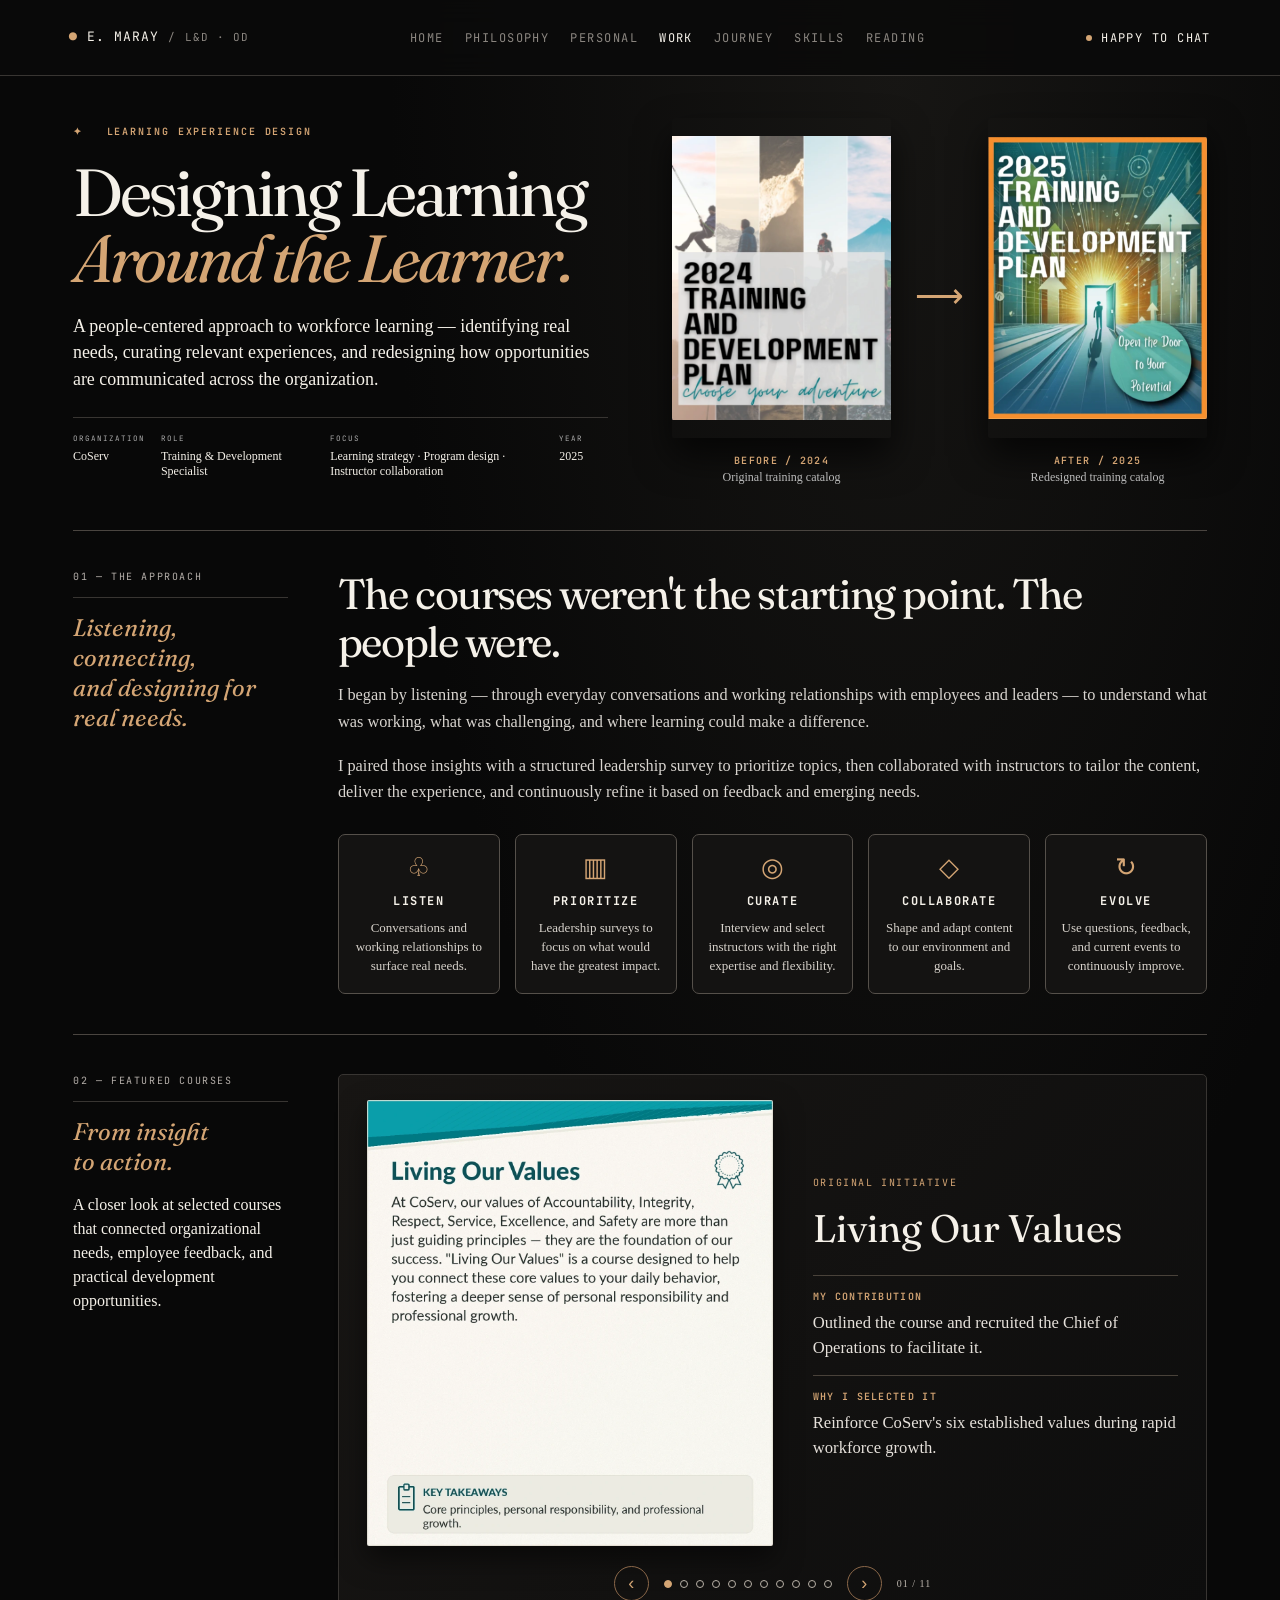
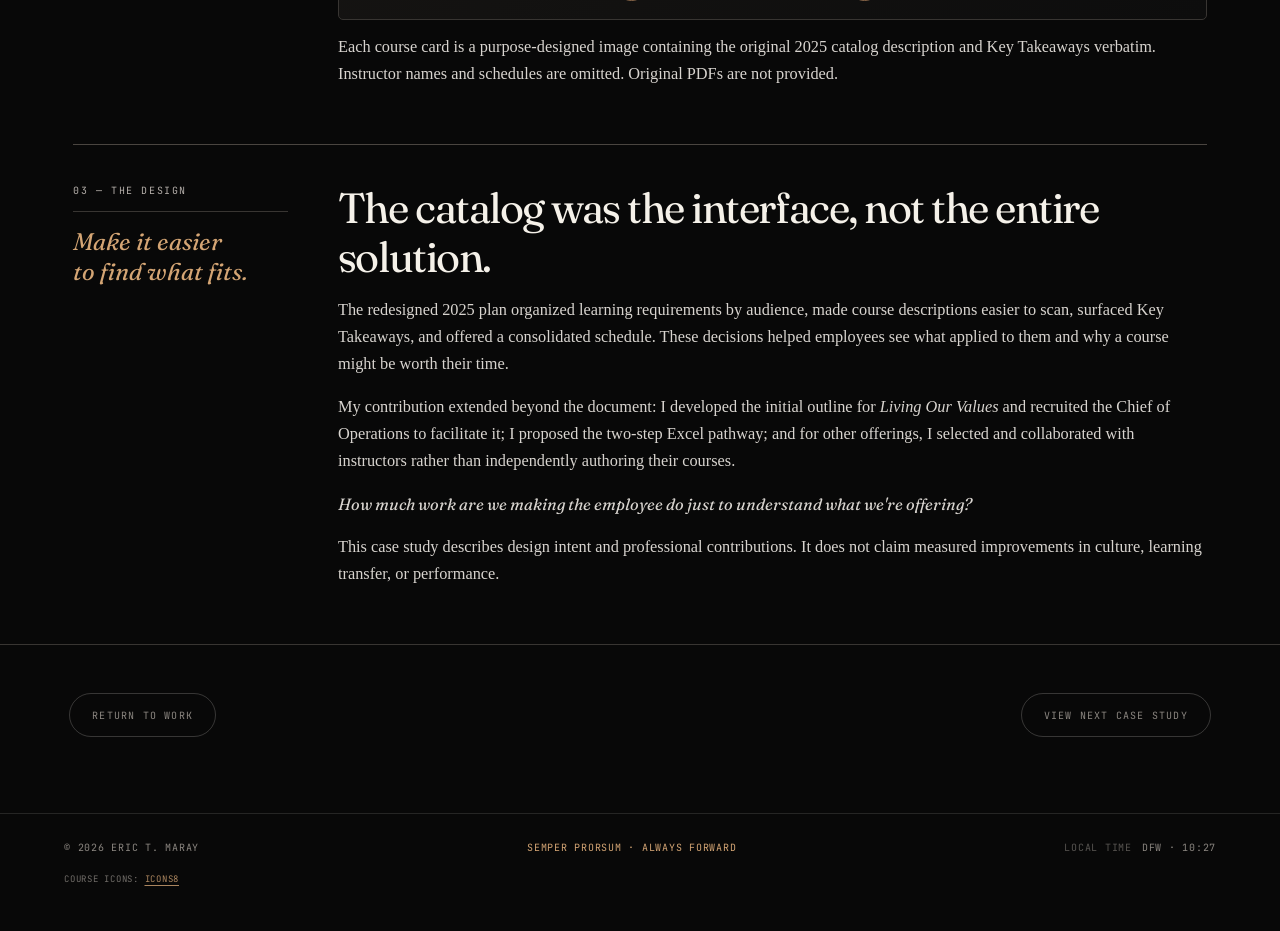
<file: work/designing-learning-around-the-learner/index.html>
<!doctype html><html lang="en"><head><meta charset="utf-8"><meta name="viewport" content="width=device-width, initial-scale=1"><meta name="description" content="How Eric Maray connected employee feedback, leadership priorities, and learning opportunities in CoServ's 2025 Training and Development Plan."><title>Designing Learning Around the Learner | Eric Maray</title><link rel="preconnect" href="https://fonts.googleapis.com"><link rel="preconnect" href="https://fonts.gstatic.com" crossorigin><link href="https://fonts.googleapis.com/css2?family=Fraunces:opsz,wght@9..144,400;9..144,500&family=JetBrains+Mono:wght@400;500;600&family=DM+Sans:wght@400;500;600&display=swap" rel="stylesheet"><style>
:root{color-scheme:dark;--bg:#080808;--ink:#f5f1e9;--gold:#d4a574;--muted:#b5b1ab;--rule:#383532}*{box-sizing:border-box}html{scroll-behavior:smooth}body{margin:0;color:var(--ink);background:radial-gradient(ellipse at 70% 2%,#171614 0%,transparent 40%),var(--bg);font-family:Georgia,serif}a{color:inherit}a:focus-visible,button:focus-visible{outline:2px solid var(--gold);outline-offset:4px}button{cursor:pointer}.mono,.nav,.meta,.eyebrow,.step h3,.label,.course-role{font-family:"JetBrains Mono",monospace}.nav{height:49px;border-bottom:1px solid #303030;display:flex;justify-content:space-between;align-items:center;gap:18px;padding:0 max(5vw,24px);font-size:10px;letter-spacing:.13em}.nav a{text-decoration:none}.nav a:hover{color:var(--gold)}.nav .links{display:flex;gap:clamp(10px,2vw,29px);color:#aaa;flex-wrap:wrap}.gold{color:var(--gold)}.wrap{max-width:1300px;margin:auto;padding:0 clamp(22px,5.7vw,80px)}.hero{display:grid;grid-template-columns:1fr 1fr;gap:clamp(30px,5vw,65px);padding-top:42px;padding-bottom:44px;align-items:center}.eyebrow{font-size:10px;letter-spacing:.19em;color:var(--gold);font-weight:600}.hero h1{font:400 clamp(3rem,5.2vw,5.6rem)/.99 Fraunces,Georgia,serif;letter-spacing:-.045em;margin:22px 0 21px}.hero h1 em{font-style:italic;color:var(--gold)}.hero .lede{font-size:clamp(1rem,1.4vw,1.25rem);line-height:1.48;max-width:610px}.meta{display:grid;grid-template-columns:.7fr 1.45fr 2fr .45fr;border-top:1px solid var(--rule);gap:12px;padding-top:15px;margin-top:25px;font-size:9px}.meta small{display:block;color:#aaa;letter-spacing:.13em;margin-bottom:6px}.meta span{font-family:Georgia,serif;font-size:12px}.covers{display:grid;grid-template-columns:1fr auto 1fr;align-items:center;gap:16px}.cover{text-align:center;margin:0}.cover img{display:block;width:100%;max-width:245px;height:320px;object-fit:contain;margin:auto;box-shadow:0 18px 36px #000a;border-radius:2px}.cover figcaption{font:600 10px/1.7 "JetBrains Mono",monospace;color:var(--gold);letter-spacing:.13em;margin-top:14px}.cover figcaption span{display:block;color:#bbb;letter-spacing:0;font:12px/1.4 Georgia,serif}.arrow{color:var(--gold);font-size:34px;line-height:1;transform:translateY(-6px);padding:0 8px}.section{border-top:1px solid #4a4540;padding-top:39px;padding-bottom:40px}.chapter{display:grid;grid-template-columns:215px minmax(0,1fr);gap:50px}.side .mono{font-size:10px;letter-spacing:.16em;color:#b4aea9;border-bottom:1px solid var(--rule);padding-bottom:14px}.side em{display:block;font:italic 1.5rem/1.25 Fraunces,Georgia,serif;color:var(--gold);margin-top:15px}.side p{font-size:1rem;line-height:1.5}.content h2{font:400 clamp(2rem,3.3vw,3.1rem)/1.14 Fraunces,Georgia,serif;letter-spacing:-.035em;margin:0 0 15px}.content>p{font-size:1.02rem;line-height:1.65;max-width:900px;color:#d8d4cf}.steps{display:grid;grid-template-columns:repeat(5,1fr);gap:15px;margin-top:28px}.step{border:1px solid #55504a;border-radius:7px;padding:17px 13px;min-height:155px;text-align:center;background:#141312}.step .ico{color:var(--gold);font-size:26px}.step h3{font-size:12px;letter-spacing:.13em;margin:10px 0}.step p{font:13px/1.45 Georgia,serif;margin:0;color:#d7d2cb}.featured{margin-top:10px}.carousel{border:1px solid #383532;background:linear-gradient(130deg,#181614,#0d0d0d);padding:25px 28px 15px;border-radius:5px}.slide{display:grid;grid-template-columns:minmax(0,1fr) minmax(0,.9fr);gap:40px;align-items:center}.catalog-card{background:#f4f4ef;color:#183d42;min-height:360px;max-height:510px;overflow:auto;box-shadow:0 12px 30px #0007}.catalog-top{background:linear-gradient(115deg,#047b83,#004f5c);height:34px;position:relative}.catalog-top:after{content:"";position:absolute;bottom:-1px;right:0;border-left:130px solid transparent;border-bottom:34px solid #f4f4ef}.catalog-inner{padding:22px 23px 25px}.catalog-inner h3{font:700 clamp(1.45rem,2.6vw,2.25rem)/1.12 "DM Sans",sans-serif;letter-spacing:-.035em;margin:0 0 14px;color:#075963}.catalog-inner .description{font:clamp(.77rem,1vw,.92rem)/1.5 "DM Sans",sans-serif;white-space:normal;margin:0 0 19px;color:#1b3538}.takeaways{background:#e4e9e6;border-left:3px solid #007986;padding:12px 13px;color:#17434a;font:500 clamp(.75rem,1vw,.9rem)/1.48 "DM Sans",sans-serif}.takeaways strong{display:block;font:700 10px "JetBrains Mono",monospace;letter-spacing:.11em;margin-bottom:6px}.slide-copy .label{color:var(--gold);font-size:10px;letter-spacing:.16em}.slide-copy h3{font:400 clamp(1.9rem,3vw,3rem)/1.15 Fraunces,Georgia,serif;margin:16px 0 25px}.fact{border-top:1px solid #49423a;padding:14px 0}.fact strong{display:block;color:var(--gold);font:600 10px "JetBrains Mono",monospace;letter-spacing:.13em;margin-bottom:8px}.fact p{font:1.04rem/1.5 Georgia,serif;margin:0;color:#e6e1db}.controls{display:flex;align-items:center;justify-content:center;gap:15px;padding:20px 0 3px}.controls button{border:1px solid #8a6749;border-radius:50%;width:35px;height:35px;color:var(--gold);background:transparent;font-size:18px}.controls button:disabled{opacity:.3}.dots{display:flex;gap:8px;align-items:center}.dot{border:1px solid #b9b2a8!important;background:transparent!important;width:8px!important;height:8px!important;padding:0;border-radius:50%}.dot[aria-current=true]{background:var(--gold)!important;border-color:var(--gold)!important}.counter{color:#bfb8b0;font-size:10px;letter-spacing:.1em}.closing{font:italic clamp(1.5rem,2.6vw,2.3rem)/1.4 Fraunces,Georgia,serif;color:var(--gold);max-width:800px}.note{color:#9e9890;font-size:12px;line-height:1.5;margin-top:14px}.footer{border-top:1px solid #333;padding:35px 0;color:#aaa;font:10px "JetBrains Mono",monospace;letter-spacing:.1em}.footer a{color:var(--gold)}@media(max-width:900px){.hero{grid-template-columns:1fr}.covers{max-width:650px}.chapter{grid-template-columns:1fr;gap:20px}.side em{margin:10px 0}.steps{grid-template-columns:repeat(3,1fr)}.slide{gap:20px}}@media(max-width:600px){.nav .links{display:none}.meta{grid-template-columns:1fr 1fr}.covers{gap:8px}.cover img{height:220px}.cover figcaption{font-size:8px}.arrow{font-size:28px;line-height:1.05}.steps{grid-template-columns:repeat(2,1fr)}.slide{grid-template-columns:1fr}.carousel{padding:13px}.catalog-card{max-height:410px}.catalog-inner{padding:16px}.content h2{font-size:2.1rem}.hero h1{font-size:3.3rem}}@media(prefers-reduced-motion:reduce){html{scroll-behavior:auto}}
.image-card{background:#151312;display:flex;align-items:center;justify-content:center;min-width:0}.image-card img{display:block;width:100%;height:auto;max-height:600px;object-fit:contain;box-shadow:0 12px 28px #0008;border-radius:2px}.slide{align-items:center}.slide-copy{min-width:0}.note{max-width:900px}@media(max-width:900px){.image-card img{max-height:630px}}@media(max-width:600px){.image-card img{max-height:none}.slide{gap:26px}}
/* Mobile carousel: a compact sticky toolbar remains visible while reading long cards. */
.mobile-course-nav{display:none}
@media(max-width:600px){
 .carousel{position:relative;overflow:visible}
 .mobile-course-nav{display:flex;align-items:center;justify-content:space-between;position:sticky;top:8px;z-index:5;margin:-13px -13px 16px;padding:10px 14px;background:#151312;border:1px solid #625440;border-radius:4px;box-shadow:0 6px 22px rgba(0,0,0,.85)}
 .mobile-course-nav button{min-width:44px;min-height:44px;background:#221c18;color:var(--gold);border:1px solid #8a6749;border-radius:50%;font-size:22px;line-height:1;touch-action:manipulation}
 .mobile-course-nav button:active{background:#483728}
 .mobile-course-progress{display:flex;flex-direction:column;align-items:center;gap:3px;font:600 11px 'JetBrains Mono',monospace;color:var(--ink);white-space:nowrap}
 .mobile-course-label{font-size:9px;letter-spacing:.12em;color:var(--gold)}
 .controls{display:none} /* duplicate controls not needed on phone */
}

/* Make the five-stage sequence unmistakable on smaller screens.
   Desktop keeps the original five-column card presentation. */
@media (max-width:900px){
  .steps{display:flex;flex-direction:column;counter-reset:learning-step;gap:0;position:relative;margin:30px 0 4px;padding:0 0 0 54px;isolation:isolate}
  .steps::before{content:"";position:absolute;left:18px;top:24px;bottom:30px;width:1px;background:linear-gradient(to bottom,#d4a574,#6b5340);z-index:-1}
  .step{counter-increment:learning-step;display:grid;grid-template-columns:34px minmax(0,1fr);column-gap:13px;align-items:center;text-align:left;min-height:0;position:relative;margin:0 0 15px;padding:18px 20px 18px 16px;border:1px solid #514b44;border-radius:6px;background:#141312}
  .step:last-child{margin-bottom:0}
  .step::before{content:counter(learning-step, decimal-leading-zero);position:absolute;left:-54px;top:calc(50% - 18px);width:36px;height:36px;display:grid;place-items:center;border:1px solid #d4a574;border-radius:50%;background:#0b0a09;color:#d4a574;font:600 11px 'JetBrains Mono',monospace;box-shadow:0 0 0 5px #090909}
  .step .ico{grid-row:1 / span 2;grid-column:1;align-self:center;font-size:26px;line-height:1;text-align:center}
  .step h3{grid-column:2;grid-row:1;font-size:11px;letter-spacing:.15em;margin:0 0 5px}
  .step p{grid-column:2;grid-row:2;font-size:clamp(13px,2.1vw,15px);line-height:1.5}
}
@media (max-width:600px){
  .steps{padding-left:47px;gap:0}
  .steps::before{left:17px}
  .step{grid-template-columns:28px minmax(0,1fr);column-gap:11px;padding:16px 12px}
  .step::before{left:-47px}
  .step .ico{font-size:23px}
  .step h3{font-size:11px;letter-spacing:.12em}
  .step p{font-size:13px}
}


/* Match the reference color tokens without changing this case study palette. */
:root { --paper: var(--ink); --line: var(--rule); }
/* Case-study mobile dropdown uses the same UX as Beyond the Checklist. */
.mobile-menu { display: none; position: relative; font: 11px/1.4 'JetBrains Mono',monospace; letter-spacing: .1em; text-transform: uppercase; }
.mobile-menu summary { list-style: none; cursor: pointer; border: 1px solid #67513e; padding: 10px 12px; color: var(--gold); white-space: nowrap; }
.mobile-menu summary::-webkit-details-marker { display: none; }
.mobile-links { position:absolute; right:0; top:calc(100% + 8px); display:flex; flex-direction:column; gap:0; min-width:200px; padding:14px; background:#171411; border:1px solid #66503b; box-shadow:0 20px 40px #000b; z-index:90; }
.mobile-links a { display:block; padding:11px 8px; text-decoration:none; color:var(--ink); border-bottom:1px solid #352a21; }
.mobile-links a:last-child { border-bottom:0; }
.mobile-links a:hover { color:var(--gold); }
/* Keep the footer on the same typography and spacing scale as the reference. */
footer.footer { padding: 30px 0; font: 10px/1.6 'JetBrains Mono',monospace; letter-spacing: .1em; text-transform: uppercase; }
footer.footer .portfolio-footer-row { max-width: 1320px; padding: 0 clamp(22px,5.4vw,76px); }
.footer-links a { color:var(--muted); text-decoration:none; }
.footer-links a:hover { color:var(--gold); }
.footer-credit { max-width:1320px; margin:14px auto 0; padding:0 clamp(22px,5.4vw,76px); color:#8b8680; font:9px/1.5 'JetBrains Mono',monospace; }

/* SHARED PORTFOLIO PATTERN — HEADER, CASE NAVIGATION, FOOTER, BACK TO TOP */
/* Header: use main site's branding, destinations and contact CTA. */
header.portfolio-header {
  font-family: 'JetBrains Mono', monospace;
  font-size: 12px;
  font-weight: 400;
  letter-spacing: .12em;
  text-transform: uppercase;
  position: sticky;
  top: 0;
  z-index: 80;
  display: flex;
  align-items: center;
  justify-content: space-between;
  gap: 20px;
  min-height: 76px;
  padding: 20px clamp(22px,5.4vw,76px);
  border-bottom: 1px solid var(--line);
  background: rgba(10,10,10,.9);
  backdrop-filter: blur(14px);
  -webkit-backdrop-filter: blur(14px);
}
.portfolio-header .site-brand {
  display: inline-flex;
  align-items: center;
  gap: 9px;
  flex: 0 0 auto;
  color: var(--paper);
  text-decoration: none;
  white-space: nowrap;
  font: 400 13px/1.4 'JetBrains Mono',monospace;
  letter-spacing: .08em;
  text-transform: uppercase;
}
.portfolio-header .brand-dot { color: var(--gold); }
.portfolio-header .brand-subtitle { color: #8b8680; font-size: 11px; }
.portfolio-header .navlinks {
  display: flex;
  flex-wrap: nowrap;
  align-items: center;
  gap: clamp(12px,1.65vw,28px);
  color: #8b8680;
}
.portfolio-header .navlinks a {
  white-space: nowrap;
  font-size: 12px;
  text-transform: uppercase;
  text-decoration: none;
}
.portfolio-header .navlinks a[aria-current="page"] { color: var(--paper); }
.portfolio-header .header-contact {
  display: inline-flex;
  align-items: center;
  flex: 0 0 auto;
  gap: 9px;
  white-space: nowrap;
  color: var(--paper);
  font: 400 12px 'JetBrains Mono',monospace;
  text-transform: uppercase;
  text-decoration: none;
}
.portfolio-header .contact-dot {
  width: 6px;
  height: 6px;
  border-radius: 50%;
  background: var(--gold);
}
.portfolio-header .mobile-menu { display: none; }
@media(max-width:1120px) {
  .portfolio-header .navlinks,
  .portfolio-header .header-contact { display: none; }
  .portfolio-header .mobile-menu { display: block; margin-left: auto; }
}
@media(max-width:620px) {
  header.portfolio-header { min-height: 64px; padding: 12px 18px; }
  .portfolio-header .site-brand { font-size: 12px; }
  .portfolio-header .brand-subtitle { display: none; }
}

/* Navigation: intentionally separated left and right, not centered together. */
.case-study-end-nav {
  display: flex;
  align-items: center;
  justify-content: space-between;
  flex-wrap: wrap;
  gap: 16px;
  width: 100%;
  max-width: 1320px;
  box-sizing: border-box;
  margin: 0 auto;
  padding: 48px clamp(22px,5.4vw,76px) 76px;
  border-top: 1px solid var(--line);
}
.case-study-end-link {
  display: inline-flex;
  align-items: center;
  justify-content: center;
  width: auto;
  max-width: 100%;
  min-height: 44px;
  padding: 12px 22px;
  border: 1px solid rgba(244,241,234,.2);
  border-radius: 999px;
  background: transparent;
  box-shadow: none;
  color: #8b8680;
  text-decoration: none;
  transform: none;
  transition: border-color .2s,background .2s,color .2s;
}
.case-study-end-link:hover,
.case-study-end-link:focus-visible {
  border-color: rgba(212,165,116,.55);
  background: rgba(212,165,116,.04);
  transform: none;
}
.case-study-end-kicker { display: none; }
.case-study-end-title {
  color: inherit;
  font: 400 10px/1.5 'JetBrains Mono',monospace;
  letter-spacing: .12em;
  text-transform: uppercase;
}
.case-study-end-link:hover,.case-study-end-link:focus-visible { color: var(--gold); }
@media(max-width:640px) {
  .case-study-end-nav { padding: 36px 18px 56px; gap: 12px; }
  .case-study-end-link { padding: 11px 16px; min-height: 42px; }
  .case-study-end-title { font-size: 9px; letter-spacing: .06em; }
}

/* Footer: single, adjacent local-time label + live clock. */
footer .wrap.portfolio-footer-row {
  display: flex;
  align-items: center;
  justify-content: space-between;
  flex-wrap: wrap;
  gap: 16px 28px;
}
.footer-clock {
  display: inline-flex;
  align-items: center;
  justify-content: flex-start;
  gap: 10px;
  white-space: nowrap;
}
.footer-clock-label { color: #8b8680; opacity: .7; }
.footer-clock-time { color: var(--paper); }
.footer-links { display: inline-flex; align-items: center; gap: 24px; }

/* Scroll-to-top: shown after 500px, on all screen sizes. */
.back-to-top {
  position: fixed;
  right: 24px;
  bottom: 24px;
  z-index: 1000;
  display: grid;
  place-items: center;
  width: 48px;
  height: 48px;
  border: 1px solid rgba(212,165,116,.55);
  border-radius: 50%;
  background: #191919;
  color: var(--gold);
  font: 24px/1 'DM Sans',sans-serif;
  cursor: pointer;
  opacity: 0;
  visibility: hidden;
  transform: translateY(12px);
  transition: opacity .25s, visibility .25s, transform .25s;
}
.back-to-top.is-visible { opacity: 1; visibility: visible; transform: translateY(0); }
.back-to-top:hover { background: #302217; border-color: var(--gold); }
.back-to-top:focus-visible { outline: 2px solid var(--gold); outline-offset: 4px; }
@media(max-width:640px) { .back-to-top { right: 16px; bottom: 20px; width: 44px; height: 44px; } }
@media(prefers-reduced-motion:reduce) { .case-study-end-link,.back-to-top { transition: none; } }


/* PORTFOLIO CONSISTENCY V2 — unified header, dropdown, spacing and signoff. */
:root { --portfolio-gold:#d4a574; }
html { scroll-padding-top:94px; }
/* No content should sit invisibly behind the sticky masthead on anchor navigation. */
[id] { scroll-margin-top:94px; }
@media (max-width:767px) {
  header.fixed, header.portfolio-header { background:rgba(10,10,10,.97)!important; backdrop-filter:blur(12px); -webkit-backdrop-filter:blur(12px); }
  .page-intro { padding-top:116px!important; padding-bottom:20px!important; }
  .page-intro h1 { margin-bottom:10px!important; }
  .page-intro + section.section-bg { padding-top:30px!important; }
  .page-intro + section:not(.section-bg) { padding-top:30px!important; }
  header.fixed #menuBtn { gap:10px; min-width:110px; justify-content:center; }
  header.fixed #menuBtn span { font-size:17px; line-height:1; letter-spacing:0; }
  .portfolio-mobile-footer { padding-bottom:42px; }
}
/* This is the only bottom-of-page signoff on standard pages, at every viewport width. */
body > footer:not(.portfolio-mobile-footer) { display:none!important; }
.portfolio-mobile-footer { display:flex!important; flex-direction:column; align-items:flex-start; gap:15px; border-top:1px solid rgba(244,241,234,.14); width:100%; max-width:1400px; margin:0 auto; padding:42px clamp(24px,5vw,64px) 48px; color:#8b8680; background:#0a0a0a; font:400 11px/1.65 'JetBrains Mono',monospace; letter-spacing:.13em; text-transform:uppercase; }
.portfolio-mobile-footer .portfolio-mobile-motto { color:var(--portfolio-gold); }
.portfolio-mobile-footer .portfolio-mobile-time {display:flex; align-items:center; gap:12px; flex-wrap:wrap;}
.portfolio-mobile-footer .portfolio-mobile-time-label { opacity:.58; }
@media(min-width:768px) {
 .portfolio-mobile-footer {flex-direction:row; align-items:center; justify-content:space-between; gap:24px; padding-top:30px; padding-bottom:36px; }
 .portfolio-mobile-footer .portfolio-mobile-time {white-space:nowrap;}
}
/* Underlay is pointer-targetable to dismiss; body blur is confined to opened menus. */
.portfolio-menu-underlay { position:fixed; inset:0; z-index:70; background:rgba(0,0,0,.48); backdrop-filter:blur(5px); -webkit-backdrop-filter:blur(5px); }
.portfolio-menu-underlay[hidden] { display:none!important; }
/* Main-site dropdown matches the existing case-study menu design. */
#mobileMenu.portfolio-menu-overlay { position:fixed; inset:0; z-index:100; background:rgba(0,0,0,.30); backdrop-filter:blur(5px); -webkit-backdrop-filter:blur(5px); align-items:flex-start; justify-content:flex-end; padding:79px clamp(18px,5vw,38px) 22px; overflow-y:auto; }
#mobileMenu.portfolio-menu-overlay.hidden {display:none!important;}
#mobileMenu .portfolio-menu-panel {position:relative; width:min(100%,345px); padding:18px 22px 20px; border:1px solid #70553e; background:#171411; box-shadow:0 22px 60px rgba(0,0,0,.78); display:flex; flex-direction:column; gap:0; }
#mobileMenu .portfolio-menu-close { display:flex; justify-content:flex-end; align-items:center; gap:8px; align-self:flex-end; border:0; background:transparent; color:#d4a574; padding:3px 0 14px; font:10px 'JetBrains Mono',monospace; letter-spacing:.12em; }
#mobileMenu .portfolio-menu-panel a {display:block; width:100%; padding:12px 8px; border-bottom:1px solid #352a21; font:400 12px/1.55 'JetBrains Mono',monospace; letter-spacing:.13em; color:#f4f1ea; text-decoration:none; text-align:left; }
#mobileMenu .portfolio-menu-panel a:last-child {border-bottom:0;}
#mobileMenu .portfolio-menu-panel a:hover {color:#d4a574;}
/* Case-study native details menus. */
.portfolio-header { isolation:auto; }
.portfolio-header .mobile-menu {position:relative; z-index:90;}
.portfolio-header .mobile-menu summary {display:flex; align-items:center; justify-content:center; gap:9px; padding:11px 15px; min-width:110px; min-height:47px; border:1px solid #70553e; background:rgba(20,17,14,.65); color:#d4a574; font:400 12px/1 'JetBrains Mono',monospace; letter-spacing:.13em; list-style:none; cursor:pointer;}
.portfolio-header .mobile-menu summary::-webkit-details-marker {display:none;}
.portfolio-header .mobile-menu .mobile-links {position:absolute; top:calc(100% + 8px); right:0; width:min(345px,calc(100vw - 36px)); max-height:calc(100dvh - 100px); overflow-y:auto; padding:18px 22px; border:1px solid #70553e; background:#171411; box-shadow:0 22px 60px rgba(0,0,0,.78); z-index:95; }
.portfolio-header .mobile-menu .mobile-links a {display:block; padding:12px 8px; border-bottom:1px solid #352a21; color:#f4f1ea; font:400 12px/1.55 'JetBrains Mono',monospace; letter-spacing:.13em; text-transform:uppercase;}
.portfolio-header .mobile-menu .mobile-links a:last-child {border:0;}
.portfolio-header .mobile-menu:not([open]) .mobile-links {display:none;}
@media(min-width:768px) {#mobileMenu.portfolio-menu-overlay {display:none!important;}}

@media(max-width:767px){
 header.portfolio-header { min-height:74px!important; padding:12px 20px!important; }
 .hero { padding-top:44px!important; }
}


/* SHARED DESKTOP + MOBILE SIGNOFF — matches the Contact footer. */
body > footer.site-signoff {
  display:flex !important;
  box-sizing:border-box;
  width:100%; max-width:1400px;
  margin:0 auto;
  padding:26px clamp(24px,5vw,64px) 44px;
  border-top:1px solid rgba(244,241,234,.12);
  align-items:center; justify-content:space-between;
  flex-direction:row; flex-wrap:wrap;
  gap:16px 24px;
  background:transparent;
  color:#8b8680;
  font:400 10px/1.6 'JetBrains Mono',monospace;
  letter-spacing:.075em; text-transform:uppercase;
}
.site-signoff .site-signoff-motto {color:#d4a574}
.site-signoff .site-signoff-time {display:inline-flex;align-items:center;gap:10px;white-space:nowrap}
.site-signoff .site-signoff-time-label {opacity:.6}
.site-signoff .site-signoff-credit {flex-basis:100%;font-size:9px;opacity:.8}
.site-signoff .site-signoff-credit a {color:#d4a574;text-decoration:underline;text-underline-offset:3px}
@media(max-width:640px) {
  body > footer.site-signoff {
    align-items:flex-start; flex-direction:column;
    gap:12px; padding:26px 24px 48px;
  }
}
</style><style id="mobile-layout-refresh">
/* MOBILE REFRESH 2026-11-11 — only applies to handheld widths. */
@media (max-width: 767px) {
  html { scroll-padding-top: 90px; }
  header.fixed, header.portfolio-header { min-height: 72px; }
  header.fixed > nav { min-height: 72px; padding-top: 13px; padding-bottom: 13px; }
  header.fixed #menuBtn {
    display: inline-flex !important; align-items: center; justify-content: center;
    min-width: 100px; min-height: 48px; padding: 10px 15px;
    border: 1px solid #70553e; border-radius: 0;
    background: rgba(20,17,14,.58); color: #d4a574;
    font: 400 12px/1 'JetBrains Mono',monospace;
    letter-spacing: .16em; white-space: nowrap;
  }
  header.fixed #menuBtn:focus-visible { outline: 2px solid #d4a574; outline-offset: 3px; }
  /* Keep mobile mastheads compact; avoid oversized gaps at the start of content. */
  .page-intro { padding-top: 128px !important; padding-bottom: 35px !important; }
  .page-intro h1 { margin-bottom: 8px !important; }
  .section-bg { scroll-margin-top: 76px; }
  main > section.section-bg { padding-top: 48px; padding-bottom: 56px; }
  .portfolio-mobile-footer {
    display: flex !important; flex-direction: column; align-items: flex-start; gap: 19px;
    width: 100%; margin: 0 auto; padding: 43px 24px 58px;
    border-top: 1px solid rgba(244,241,234,.16);
    color: #8b8680; background: #0a0a0a;
    font: 400 10px/1.65 'JetBrains Mono',monospace;
    letter-spacing: .15em; text-transform: uppercase;
  }
  .portfolio-mobile-footer .portfolio-mobile-motto { color:#d4a574; }
  .portfolio-mobile-footer .portfolio-mobile-time {
    display:flex; justify-content:flex-start; align-items:center; gap:12px;
    white-space:nowrap; color:#8b8680;
  }
  .portfolio-mobile-footer .portfolio-mobile-time-label { opacity:.6; }
  .portfolio-mobile-footer .portfolio-mobile-clock { color:#8b8680; }
  /* The end-of-page CTA already handles navigation. Avoid a repeated footer link row. */
  body > footer:not(.portfolio-mobile-footer) { display:none !important; }
  /* Keep exploring buttons wrap naturally and don't create horizontally scrolling rows. */
  .cta-ghost { max-width:100%; white-space:normal; text-align:center; }
}
@media (min-width: 768px) { .portfolio-mobile-footer { display:none !important; } }

/* Case studies use exactly the same compact mobile footer as the other pages. */
@media (max-width: 767px) {
 header.portfolio-header .mobile-menu summary {
   display:flex; align-items:center; justify-content:center;
   min-height:48px; min-width:100px; padding:10px 15px;
   font:400 12px/1 'JetBrains Mono',monospace; letter-spacing:.13em;
   border:1px solid #70553e; color:#d4a574;
 }
 header.portfolio-header { min-height:72px; padding:12px 18px; }
 .portfolio-mobile-footer { padding-left:24px; padding-right:24px; }
 .case-study-end-nav { gap:18px; padding-bottom:38px; }
}

@media (max-width:767px){
  .covers { display:grid; grid-template-columns:minmax(0,1fr) 26px minmax(0,1fr); align-items:start; gap:8px; }
  .covers .cover { min-width:0; margin:0; }
  .covers .cover-art { display:flex; align-items:center; justify-content:center; height:clamp(210px,58vw,310px); }
  .covers .cover-art img { width:100%; max-width:100%; height:100%; max-height:100%; object-fit:contain; object-position:center center; box-shadow:none; }
  .covers .cover figcaption { margin-top:14px; min-height:56px; font-size:9px; }
  .covers .arrow { font-size:24px; padding:0; align-self:center; transform:translateY(-22px); }
  .mobile-course-nav {
    position:sticky !important; top:82px !important; z-index:90 !important;
    display:flex; align-items:center; justify-content:space-between;
    margin:-13px -13px 16px !important; padding:10px 13px !important;
    background:rgba(21,19,18,.98); border:1px solid #876749;
    box-shadow:0 10px 28px rgba(0,0,0,.88);
    -webkit-backdrop-filter:blur(10px); backdrop-filter:blur(10px);
  }
  .mobile-course-nav button { min-height:44px; min-width:44px; border-radius:50%; }
  .carousel { overflow:visible !important; }
}
</style>
</head><body>
<header class="portfolio-header">
  <a class="site-brand" href="/" aria-label="Eric Maray — Home">
    <span class="brand-dot" aria-hidden="true">●</span>
    <span>E. MARAY</span>
    <span class="brand-subtitle">/ L&amp;D · OD</span>
  </a>
  <nav class="navlinks" aria-label="Main navigation">
    <a href="/">HOME</a>
    <a href="/philosophy/">PHILOSOPHY</a>
    <a href="/personal/">PERSONAL</a>
    <a href="/work/" aria-current="page">WORK</a>
    <a href="/journey/">JOURNEY</a>
    <a href="/capabilities/">SKILLS</a>
    <a href="/reading/">READING</a>
  </nav>
  <a class="header-contact" href="/contact/">
    <span class="contact-dot" aria-hidden="true"></span>HAPPY TO CHAT
  </a>
  <details class="mobile-menu">
    <summary aria-label="Open navigation">MENU <span aria-hidden="true">☰</span></summary>
    <nav class="mobile-links" aria-label="Mobile navigation">
      <a href="/">HOME</a>
      <a href="/philosophy/">PHILOSOPHY</a>
      <a href="/personal/">PERSONAL</a>
      <a href="/work/" aria-current="page">WORK</a>
      <a href="/journey/">JOURNEY</a>
      <a href="/capabilities/">SKILLS</a>
      <a href="/reading/">READING</a>
      <a href="/contact/">CONTACT</a>
    </nav>
  </details>
</header>
<main><div class="wrap"><section class="hero"><div><div class="eyebrow">✦ &nbsp; LEARNING EXPERIENCE DESIGN</div><h1>Designing Learning<br><em>Around the Learner.</em></h1><p class="lede">A people-centered approach to workforce learning — identifying real needs, curating relevant experiences, and redesigning how opportunities are communicated across the organization.</p><div class="meta"><div><small>ORGANIZATION</small><span>CoServ</span></div><div><small>ROLE</small><span>Training &amp; Development Specialist</span></div><div><small>FOCUS</small><span>Learning strategy · Program design · Instructor collaboration</span></div><div><small>YEAR</small><span>2025</span></div></div></div><div class="covers"><figure class="cover"><div class="cover-art"><img src="assets/cover-2024.webp" alt="Original 2024 Training and Development Plan cover with outdoor adventure photography"></div><figcaption>BEFORE / 2024<span>Original training catalog</span></figcaption></figure><div class="arrow" aria-hidden="true">⟶</div><figure class="cover"><div class="cover-art"><img src="assets/cover-2025.webp" alt="Actual redesigned 2025 Training and Development Plan cover showing an illuminated open doorway"></div><figcaption>AFTER / 2025<span>Redesigned training catalog</span></figcaption></figure></div></section>
<section class="section chapter"><aside class="side"><div class="mono">01 — THE APPROACH</div><em>Listening, connecting,<br>and designing for<br>real needs.</em></aside><div class="content"><h2>The courses weren't the starting point. The people were.</h2><p>I began by listening — through everyday conversations and working relationships with employees and leaders — to understand what was working, what was challenging, and where learning could make a difference.</p><p>I paired those insights with a structured leadership survey to prioritize topics, then collaborated with instructors to tailor the content, deliver the experience, and continuously refine it based on feedback and emerging needs.</p><div class="steps"><div class="step"><div class="ico">♧</div><h3>LISTEN</h3><p>Conversations and working relationships to surface real needs.</p></div><div class="step"><div class="ico">▥</div><h3>PRIORITIZE</h3><p>Leadership surveys to focus on what would have the greatest impact.</p></div><div class="step"><div class="ico">◎</div><h3>CURATE</h3><p>Interview and select instructors with the right expertise and flexibility.</p></div><div class="step"><div class="ico">◇</div><h3>COLLABORATE</h3><p>Shape and adapt content to our environment and goals.</p></div><div class="step"><div class="ico">↻</div><h3>EVOLVE</h3><p>Use questions, feedback, and current events to continuously improve.</p></div></div></div></section>
<section class="section chapter"><aside class="side"><div class="mono">02 — FEATURED COURSES</div><em>From insight<br>to action.</em><p>A closer look at selected courses that connected organizational needs, employee feedback, and practical development opportunities.</p></aside><div class="content"><div class="carousel" aria-label="Featured courses"><div class="mobile-course-nav" aria-label="Mobile course navigation"><button type="button" id="mobilePrev" aria-label="Previous featured course">←</button><span class="mobile-course-progress"><span class="mobile-course-label">FEATURED COURSES</span><span id="mobileCounter" aria-live="polite">01 / 11</span></span><button type="button" id="mobileNext" aria-label="Next featured course">→</button></div><div class="slide"><div class="image-card"><img id="cardImage" src="assets/course-living-our-values.webp" alt="Living Our Values course description and Key Takeaways from the original CoServ 2025 catalog"></div><div class="slide-copy"><span class="label" id="courseKind"></span><h3 id="courseTitle"></h3><div class="fact"><strong>MY CONTRIBUTION</strong><p id="courseRole"></p></div><div class="fact"><strong>WHY I SELECTED IT</strong><p id="courseWhy"></p></div></div></div><div class="controls"><button id="prev" aria-label="Previous course">‹</button><div class="dots" id="dots" aria-label="Choose featured course"></div><button id="next" aria-label="Next course">›</button><span class="counter" id="counter"></span></div></div><p class="note">Each course card is a purpose-designed image containing the original 2025 catalog description and Key Takeaways verbatim. Instructor names and schedules are omitted. Original PDFs are not provided.</p></div></section>
<section class="section chapter"><aside class="side"><div class="mono">03 — THE DESIGN</div><em>Make it easier<br>to find what fits.</em></aside><div class="content"><h2>The catalog was the interface, not the entire solution.</h2><p>The redesigned 2025 plan organized learning requirements by audience, made course descriptions easier to scan, surfaced Key Takeaways, and offered a consolidated schedule. These decisions helped employees see what applied to them and why a course might be worth their time.</p><p>My contribution extended beyond the document: I developed the initial outline for <em>Living Our Values</em> and recruited the Chief of Operations to facilitate it; I proposed the two-step Excel pathway; and for other offerings, I selected and collaborated with instructors rather than independently authoring their courses.</p><p class="closing">How much work are we making the employee do just to understand what we're offering?</p><p class="note">This case study describes design intent and professional contributions. It does not claim measured improvements in culture, learning transfer, or performance.</p></div></section></div>
<nav class="case-study-end-nav" aria-label="Case study navigation">
  <a href="/work/" class="case-study-end-link">
    <span class="case-study-end-kicker">All projects</span>
    <span class="case-study-end-title">Return to Work</span>
  </a>
  <a href="/work/monthly-learning-newsletter/" class="case-study-end-link">
    <span class="case-study-end-kicker">Next case study</span>
    <span class="case-study-end-title">View next case study</span>
  </a>
</nav>
</main><footer aria-label="Portfolio details" class="site-signoff mono">
  <span class="site-signoff-copyright">© 2026 Eric T. Maray</span>
  <span class="site-signoff-motto">Semper Prorsum · Always Forward</span>
  <span class="site-signoff-time"><span class="site-signoff-time-label">Local Time</span><span id="clock">DFW · --:--</span></span>
  <span class="site-signoff-credit">COURSE ICONS: <a href="https://icons8.com/" target="_blank" rel="noopener noreferrer">ICONS8</a></span>
</footer>
<script>const courses=[{"title": "Living Our Values", "description": "At CoServ, our values of Accountability, Integrity, Respect, Service, Excellence, and Safety are more than just guiding principles — they are the foundation of our success. \"Living Our Values\" is a course designed to help you connect these core values to your daily behavior, fostering a deeper sense of personal responsibility and professional growth.", "takeaways": "Core principles, personal responsibility, and professional growth.", "kind": "ORIGINAL INITIATIVE", "role": "Outlined the course and recruited the Chief of Operations to facilitate it.", "why": "Reinforce CoServ's six established values during rapid workforce growth.", "image": "assets/course-living-our-values.webp"}, {"title": "Excel Essentials", "description": "In this introductory class, you'll discover the foundational skills needed to navigate Microsoft Excel with confidence. From basic functions like data entry and formatting to creating simple formulas and charts, this session will equip you with essential tools to manage and analyze data efficiently. Perfect for beginners, \"Excel Essentials\" will empower you to harness the power of spreadsheets and improve your productivity. This workshop is also ideal for those who are self-taught and/or want a refresher on the application. Feel free to bring projects that you’re working on right now – or challenges you’ve faced in the past. This is a hands-on class and individual help is available.", "takeaways": "Foundational skills for MS Excel, productivity, and practical applications.", "kind": "ORIGINAL INITIATIVE", "role": "Proposed a foundational Excel course as the first step of a progressive learning pathway.", "why": "Help employees work more confidently and efficiently with spreadsheets.", "image": "assets/course-excel-essentials.webp"}, {"title": "Excel Power Moves", "description": "This intermediate-level Excel workshop takes your spreadsheet skills beyond the basics, diving into more advanced techniques to enhance productivity and data analysis. You’ll explore powerful tools like PivotTables, advanced formulas, conditional formatting, and data validation. Ideal for those familiar with the basics, this workshop will help you unlock Excel’s full potential and streamline your workflow, making complex tasks easier and faster. Get ready to level up your Excel game and impress with your newfound expertise! Feel free to bring projects that you’re working on right now – or challenges you’ve faced in the past. This is a hands-on class and individual help is available. *Must complete Excel Essentials to be able to register. < =", "takeaways": "Advanced skills for MS Excel, streamlining workflows, advanced techniques, and enhanced expertise.", "kind": "ORIGINAL INITIATIVE", "role": "Proposed the second, intermediate step in the Excel pathway.", "why": "Give employees a practical next step after learning the fundamentals.", "image": "assets/course-excel-power-moves.webp"}, {"title": "Battling Burnout", "description": "If a person has been in the workforce long enough, they have experienced positional fatigue, frustration and irritation with colleagues, negativity and cynicism, and possibly even inefficacy in their work. It’s called burnout, and no one is immune. Sadly, burnout can lead to feelings of depression, anxiety, and disengagement in the individual, and turnover, organizational upheaval, relational issues, and subpar work product in the workplace. When burnout is active in a workplace, everyone is negatively impacted by it.", "takeaways": "Preventing burnout, enhancing well-being, reducing turnover, and improving relationships.", "kind": "CURATED COURSE", "role": "Identified a relevant organizational need, selected an instructor, and collaborated on the learning experience.", "why": "Respond proactively to concerns about burnout and disengagement.", "image": "assets/course-battling-burnout.webp"}, {"title": "Live Like a Leader", "description": "Leadership expert and best-selling author John Maxwell once said, \"Leadership is influence. Nothing more, nothing less.\" Every person has a great deal of personal influence on the people around them, and how we use that influence determines the impact we will have on our team and its effectiveness. It is often mistakenly assumed that if we do not hold a leadership position, we cannot affect change around us. That idea causes apathy, frustration, and a skirting of responsibility.", "takeaways": "Empowering personal impact, fostering responsibility, and driving team effectiveness.", "kind": "CURATED COURSE", "role": "Selected an instructor and worked to align content with organizational needs.", "why": "Help employees recognize their influence regardless of job title.", "image": "assets/course-live-like-a-leader.webp"}, {"title": "Personal Growth", "description": "As individuals, we constantly face a choice: to embrace growth and learning or to allow ourselves to become stagnant. In this course, we discuss deeply into the significance of personal development, highlighting how it plays a crucial role in unlocking our full potential. We will explore various strategies and practical tips designed to inspire continuous growth, ensuring that we remain engaged and adaptable throughout our lives. By fostering a mindset of lifelong learning, we can cultivate our abilities and enrich our experiences, paving the way to a fulfilling and successful future.", "takeaways": "Lifelong growth, adaptability, and unlocking potential.", "kind": "CURATED COURSE", "role": "Selected an instructor and collaborated on learning relevance.", "why": "Encourage adaptability and continued development.", "image": "assets/course-personal-growth.webp"}, {"title": "Bridging the Generational Gap", "description": "It is a well-observed reality that individuals from different generations have unique styles of communication and distinct approaches to motivation and inspiration. These variations can create misunderstandings and barriers in both personal and professional relationships. Our challenge is to acknowledge these differences and actively work to close the gap that separates us. By fostering understanding and cooperation across generational lines, we can unlock the potential for greater collaboration and achievement. In this course, we will explore a variety of practical strategies designed to help you bridge those generational gaps effectively, enhancing communication and driving collective success.", "takeaways": "Enhancing collaboration, improving communication, and understanding differences.", "kind": "CURATED COURSE", "role": "Selected an instructor and collaborated on learning relevance.", "why": "Improve understanding and collaboration across generations.", "image": "assets/course-bridging-the-generational-gap.webp"}, {"title": "Listen Like a Pro", "description": "Unlock the secret to more effective and meaningful interactions through active listening! The art of active listening is a critical skill that helps to build trust, reduce misunderstandings, and position us to build stronger, healthier personal and professional relationships with others. Through interactive exercises and real- world scenarios, you'll learn how to truly hear and understand others from customers to colleagues and foster a collaborative and respectful environment. Join us for this transformative workshop and discover how mastering active listening can elevate your communication skills!", "takeaways": "Building trust, reducing misunderstandings, and strengthening relationships.", "kind": "CURATED COURSE", "role": "Selected an instructor and helped tailor the learning experience.", "why": "Strengthen listening and relationships across roles.", "image": "assets/course-listen-like-a-pro.webp"}, {"title": "Write to Win", "description": "Strengthen your written communication with Writing to Win! This engaging workshop will equip you with essential writing skills that enhance clarity, efficiency, and professionalism. By the end of the session, you’ll be able to better tailor messages to diverse audiences, draft clear and actionable content, and maintain a professional tone that resonates with everyone… from customers to colleagues. Join us for a fun and interactive experience where you’ll discover how to make your words work harder for you!", "takeaways": "Clear communication, accountability, and professional effectiveness.", "kind": "CURATED COURSE", "role": "Selected an instructor and helped tailor the learning experience.", "why": "Improve the clarity and usefulness of workplace communication.", "image": "assets/course-write-to-win.webp"}, {"title": "Crucial Conversations", "description": "In this engaging and interactive workshop, you will learn how to navigate difficult conversations with customers, co-workers, and members of the public in a way that leads to positive outcomes and increased good will. Combing theory and practice, you will walk out of class with a research-based plan allowing you to quickly identify high stake discussions, empower you to approach any conversation with confidence and clarity, and diffuse tension with constructive dialogue.", "takeaways": "High-stakes communication, emotional intelligence, and conflict resolution.", "kind": "CURATED COURSE", "role": "Selected an instructor and collaborated on course relevance.", "why": "Address difficult workplace conversations and conflict.", "image": "assets/course-crucial-conversations.webp"}, {"title": "Resilience Revolution", "description": "Do you wish you could bounce back from adversity more quickly? Would you like to learn how to turn difficult situations into opportunities to grow, develop, and become better than before? If so, this is the class for you. In a game show format, you’ll learn what resilience is, why it is valuable, and most importantly, practical tips for growing your resilience at home and work. As a group we’ll practice science-based techniques that you can begin using immediately to become stronger and better equipped to manage the inevitable challenges of life.", "takeaways": "Mental toughness, positivity, and overcoming challenges.", "kind": "CURATED COURSE", "role": "Selected an instructor and collaborated on course relevance.", "why": "Support resilience amid workplace challenges and change.", "image": "assets/course-resilience-revolution.webp"}];let current=0;const $=id=>document.getElementById(id);const dots=$('dots');courses.forEach((c,i)=>{const b=document.createElement('button');b.className='dot';b.type='button';b.setAttribute('aria-label','Show '+c.title);b.onclick=()=>show(i);dots.appendChild(b)});function show(i){current=(i+courses.length)%courses.length;const c=courses[current];$('cardImage').src=c.image;$('cardImage').alt=c.title+'. Original catalog description: '+c.description+' Key Takeaways: '+c.takeaways;$('courseKind').textContent=c.kind;$('courseTitle').textContent=c.title;$('courseRole').textContent=c.role;$('courseWhy').textContent=c.why;$('counter').textContent=String(current+1).padStart(2,'0')+' / '+courses.length;$('mobileCounter').textContent=String(current+1).padStart(2,'0')+' / '+courses.length;[...dots.children].forEach((b,j)=>b.setAttribute('aria-current',j===current?'true':'false'));}$('prev').onclick=()=>show(current-1);$('next').onclick=()=>show(current+1);$('mobilePrev').onclick=()=>show(current-1);$('mobileNext').onclick=()=>show(current+1);show(0);</script>
<script>
(function () {
  const clock = document.getElementById('clock');
  if (!clock) return;
  const format = { hour: '2-digit', minute: '2-digit', hour12: false, timeZone: 'America/Chicago' };
  function tick() {
    clock.textContent = 'DFW · ' + new Date().toLocaleTimeString('en-US', format);
  }
  tick();
  window.setInterval(tick, 30000);
})();
</script>

<button type="button" id="backToTop" class="back-to-top" aria-label="Back to top" title="Back to top">↑</button>
<script>
(function () {
  const backToTop = document.getElementById('backToTop');
  if (!backToTop) return;
  function updateBackToTop() {
    backToTop.classList.toggle('is-visible', window.scrollY > 500);
  }
  backToTop.addEventListener('click', () => {
    window.scrollTo({
      top: 0,
      behavior: window.matchMedia('(prefers-reduced-motion: reduce)').matches ? 'auto' : 'smooth'
    });
  });
  window.addEventListener('scroll', updateBackToTop, {passive: true});
  updateBackToTop();
})();
</script>

<script>
(function () {
  const el = document.querySelector('.portfolio-mobile-footer .portfolio-mobile-clock');
  if (!el) return;
  const fmt = {hour:'2-digit',minute:'2-digit',hour12:false,timeZone:'America/Chicago'};
  const tick = () => { el.textContent='DFW · '+new Date().toLocaleTimeString('en-US',fmt); };
  tick(); window.setInterval(tick,30000);
})();
</script>
<script>(function(){var d=document.querySelector('.portfolio-header .mobile-menu');if(!d)return;var b=document.createElement('div');b.className='portfolio-menu-underlay';b.hidden=true;document.body.appendChild(b);function sync(){b.hidden=!d.open;document.body.classList.toggle('portfolio-menu-open',d.open)}d.addEventListener('toggle',sync);b.addEventListener('click',function(){d.open=false});document.addEventListener('keydown',function(e){if(e.key==='Escape')d.open=false});sync()})();</script><script>(function(){const clocks=document.querySelectorAll('.portfolio-mobile-clock');function tick(){const t=new Date().toLocaleTimeString('en-US',{hour:'2-digit',minute:'2-digit',hour12:false,timeZone:'America/Chicago'});clocks.forEach(x=>x.textContent='DFW · '+t)}tick();setInterval(tick,30000)})();</script></body></html>
</file>
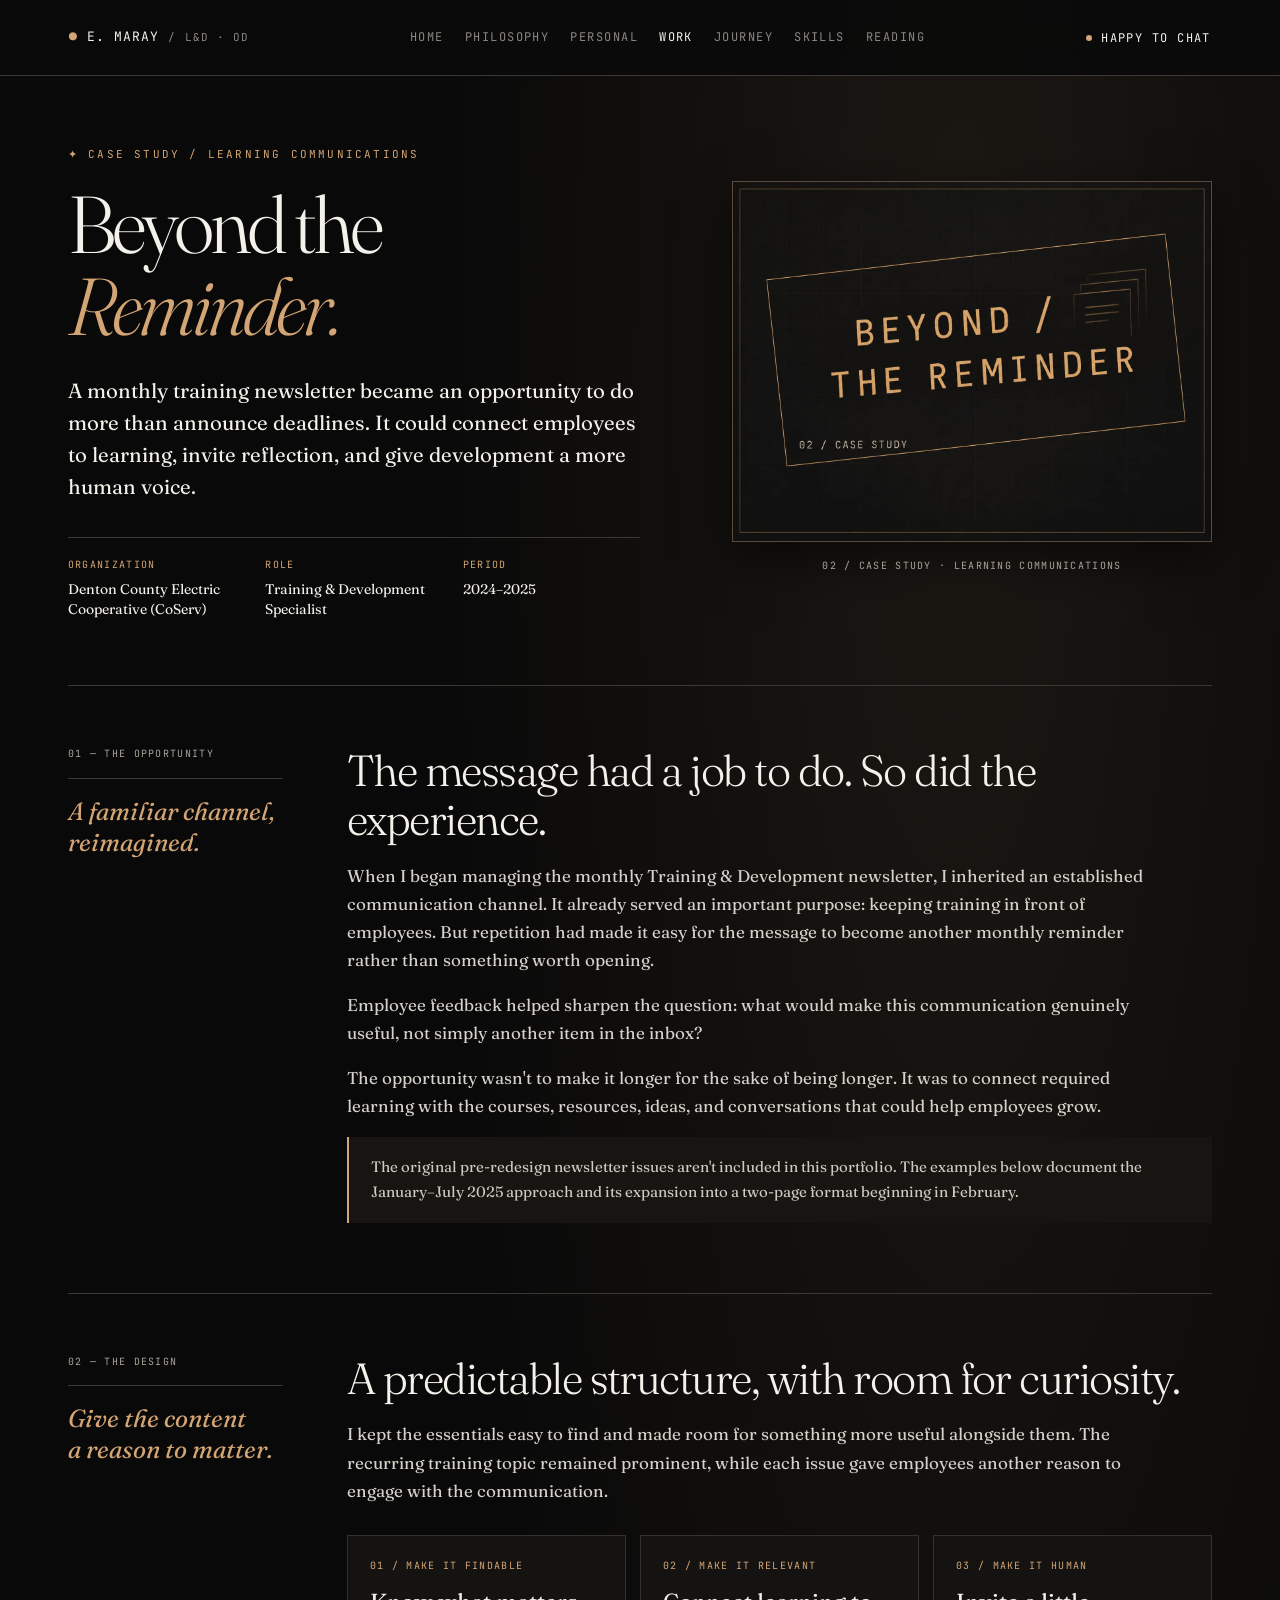
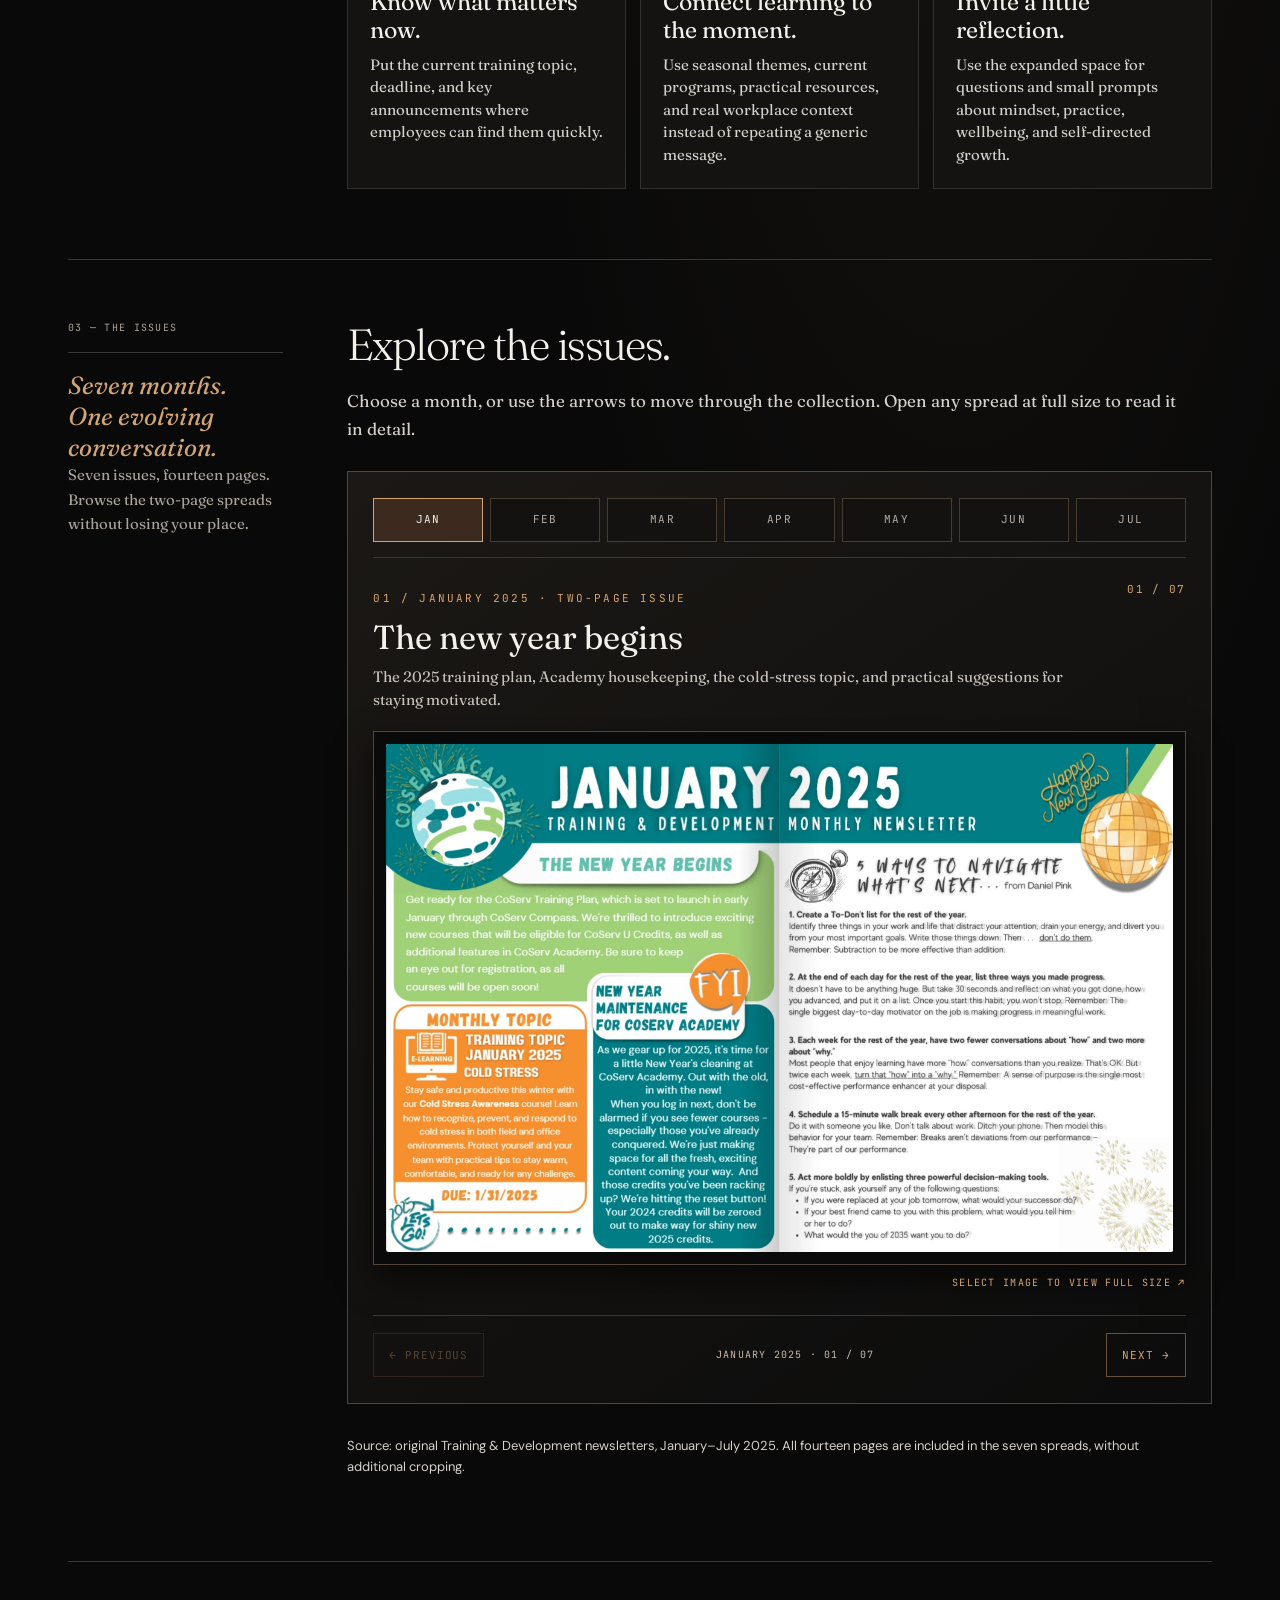
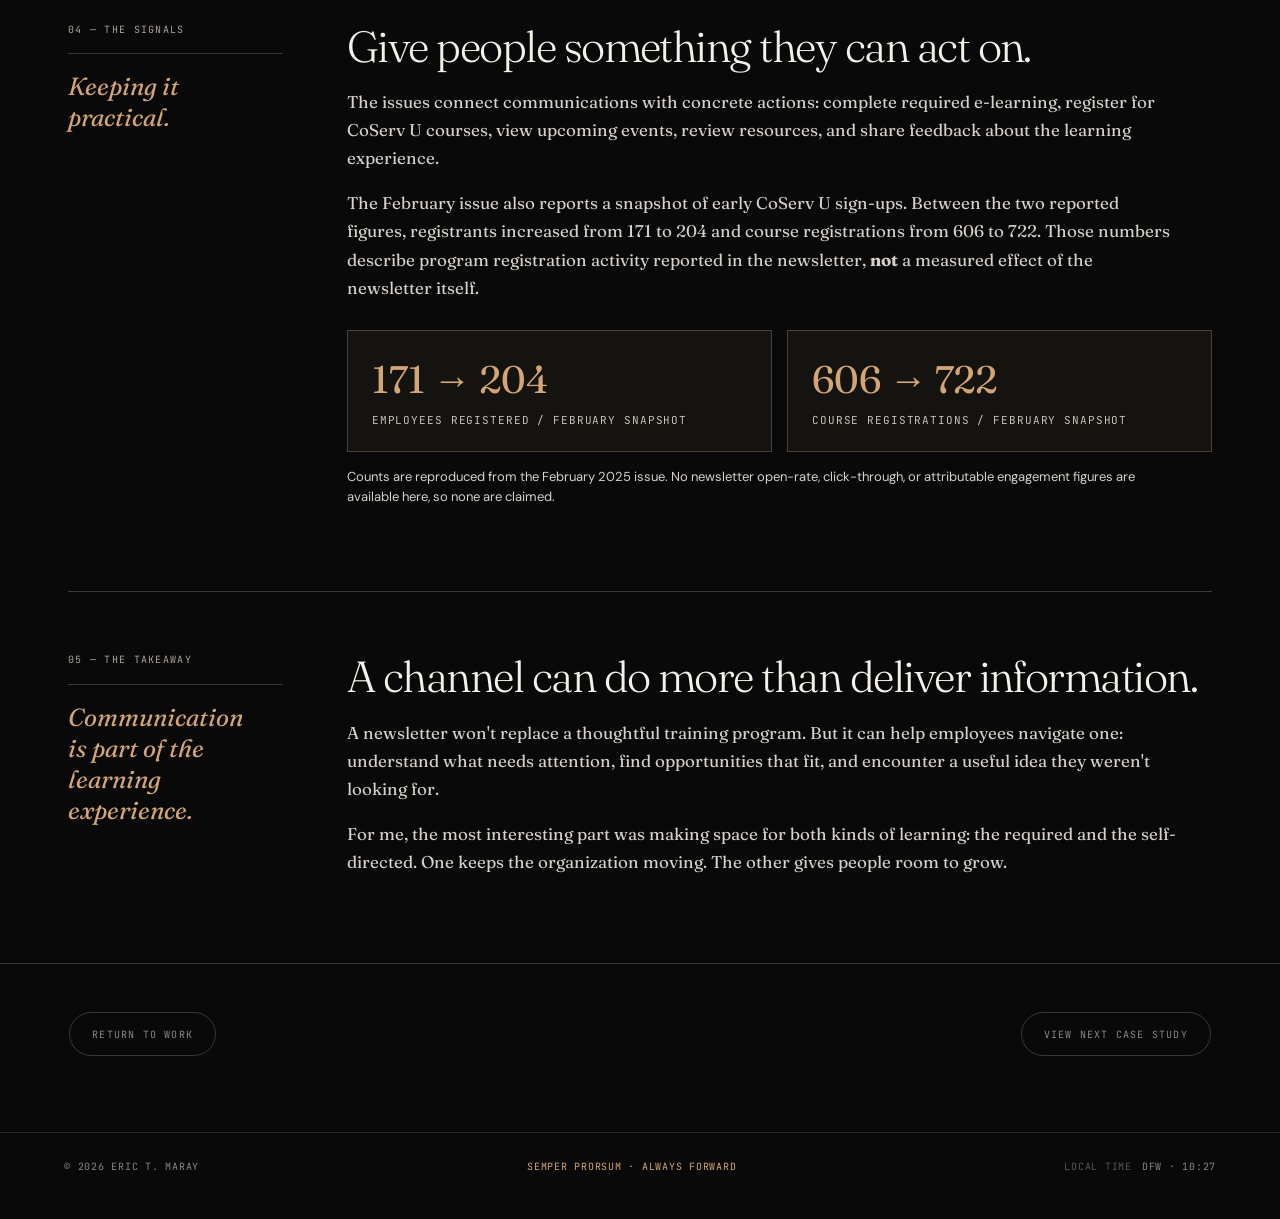
<file: work/monthly-learning-newsletter/index.html>
<!DOCTYPE html>

<html lang="en"><head><meta charset="utf-8"/><meta content="width=device-width, initial-scale=1" name="viewport"/>
<meta content="How Eric Maray reshaped CoServ's monthly training and development newsletter into a practical learning communication, with real January–July 2025 issues." name="description"/>
<title>Beyond the Reminder | Monthly Learning Newsletter | Eric T. Maray</title>
<link href="https://fonts.googleapis.com" rel="preconnect"/><link crossorigin="" href="https://fonts.gstatic.com" rel="preconnect"/>
<link href="https://fonts.googleapis.com/css2?family=Fraunces:ital,opsz,wght@0,9..144,300;0,9..144,400;0,9..144,500;1,9..144,300&amp;family=JetBrains+Mono:wght@400;500&amp;family=DM+Sans:wght@400;500;600&amp;display=swap" rel="stylesheet"/>
<style>
:root{--bg:#090909;--ink:#f4f1ea;--gold:#d4a574;--muted:#aaa39a;--line:#3b3734;--teal:#317b80}
*{box-sizing:border-box}html{scroll-behavior:smooth}body{margin:0;background:radial-gradient(ellipse at 75% 8%,#1b1713,transparent 40%),var(--bg);color:var(--ink);font:17px/1.65 'Fraunces',Georgia,serif;-webkit-font-smoothing:antialiased}a{color:inherit}button{font:inherit}a:focus-visible,button:focus-visible{outline:2px solid var(--gold);outline-offset:4px}.mono{font-family:'JetBrains Mono',monospace}.gold{color:var(--gold)}.muted{color:var(--muted)}.wrap{max-width:1330px;margin:0 auto;padding:0 clamp(22px,5.3vw,74px)}.nav{min-height:54px;padding:12px clamp(22px,5.3vw,74px);display:flex;align-items:center;justify-content:space-between;gap:20px;border-bottom:1px solid var(--line);font:10px/1.3 'JetBrains Mono',monospace;letter-spacing:.1em;text-transform:uppercase}.nav a{text-decoration:none}.nav a:hover{color:var(--gold)}.navlinks{display:flex;gap:clamp(12px,2.5vw,32px);flex-wrap:wrap;color:#bfb8b1}.eyebrow{color:var(--gold);font:11px/1.5 'JetBrains Mono',monospace;letter-spacing:.2em;text-transform:uppercase}.hero{padding-top:70px;padding-bottom:66px;display:grid;grid-template-columns:minmax(0,1fr) minmax(260px,.84fr);gap:8%;align-items:center}h1,h2,h3,p{margin-top:0}h1{font:300 clamp(3.4rem,6.3vw,6.8rem)/1.02 'Fraunces',Georgia,serif;letter-spacing:-.05em;margin:20px 0 28px}h1 em,h2 em{color:var(--gold);font-weight:300}.lede{font-size:clamp(1.1rem,1.6vw,1.35rem);line-height:1.56;max-width:660px}.hero-metadata{border-top:1px solid var(--line);margin-top:34px;padding-top:20px;display:grid;grid-template-columns:repeat(3,1fr);gap:20px}.hero-metadata b{font:10px 'JetBrains Mono',monospace;display:block;letter-spacing:.13em;color:var(--gold);margin-bottom:8px}.hero-metadata span{font-size:14px;line-height:1.45;display:block}.cover-stack{display:flex;align-items:center;justify-content:center;gap:2%;perspective:900px}.cover-stack img{width:48%;max-width:240px;display:block;border:1px solid #4b4b4b;box-shadow:0 20px 45px #000b}.cover-stack img:first-child{transform:rotate(-5deg) translateY(14px)}.cover-stack img:last-child{transform:rotate(5deg) translateY(-10px)}.cover-caption{font:10px/1.6 'JetBrains Mono',monospace;text-align:center;letter-spacing:.13em;color:var(--muted);margin-top:32px}.section{border-top:1px solid var(--line);padding:60px 0 70px}.chapter{display:grid;grid-template-columns:215px minmax(0,1fr);gap:clamp(28px,5vw,75px)}.side .mono{font-size:10px;letter-spacing:.13em;color:var(--muted);border-bottom:1px solid var(--line);padding-bottom:15px}.side em{display:block;font:italic 1.55rem/1.25 'Fraunces',serif;color:var(--gold);margin-top:17px}.content h2{font:300 clamp(2.25rem,3.4vw,3.4rem)/1.12 'Fraunces',serif;letter-spacing:-.035em;margin-bottom:18px}.content p{color:#d6d1ca;max-width:830px}.note{border-left:2px solid var(--gold);background:#171512;padding:18px 22px;color:#d0c9c1;font-size:15px}.intent-grid{display:grid;grid-template-columns:repeat(3,1fr);gap:14px;margin-top:30px}.intent-card{background:#141311;border:1px solid #35302b;padding:22px}.intent-card .mono{font-size:10px;color:var(--gold);letter-spacing:.13em}.intent-card h3{font:400 1.45rem/1.2 'Fraunces',serif;margin:14px 0 10px}.intent-card p{font-size:15px;line-height:1.5;margin:0}.gallery-shell{background:linear-gradient(135deg,#171614,#0d0d0d);border:1px solid #4c4036;padding:clamp(18px,3vw,36px);margin-top:30px}.month-picker{display:grid;grid-template-columns:repeat(7,minmax(0,1fr));gap:8px;margin:24px 0}.month-btn{cursor:pointer;text-align:center;color:#b4aaa0;background:#121110;border:1px solid #39332e;padding:12px 2px;font:11px 'JetBrains Mono',monospace;letter-spacing:.1em;transition:.2s}.month-btn span{display:block;font:12px 'Fraunces',serif;letter-spacing:0;margin-top:5px}.month-btn:hover,.month-btn.active{border-color:var(--gold);background:#312820;color:#fff}.gallery-title{display:flex;align-items:baseline;justify-content:space-between;gap:20px;flex-wrap:wrap;margin-bottom:12px}.gallery-title h3{font:400 clamp(1.7rem,3vw,2.5rem)/1.2 'Fraunces',serif;margin:0}.gallery-title .mono{font-size:10px;color:var(--gold);letter-spacing:.16em}#monthDesc{font-size:15px;max-width:790px;margin-bottom:20px}.pages{display:grid;grid-template-columns:repeat(2,minmax(0,1fr));gap:20px;align-items:start}.pages.single{grid-template-columns:minmax(0,480px);justify-content:center}.page-frame{margin:0;min-width:0}.page-frame img{display:block;width:100%;height:auto;box-shadow:0 20px 35px #0009;border:1px solid #555;cursor:zoom-in}.page-frame a{display:block}.page-frame figcaption{font:11px 'JetBrains Mono',monospace;letter-spacing:.12em;color:var(--muted);text-align:center;margin-top:12px}.gallery-bottom{display:flex;align-items:center;justify-content:space-between;gap:12px;flex-wrap:wrap;margin-top:25px}.gallery-bottom .mono{font-size:10px;color:var(--muted);letter-spacing:.12em}.gallery-arrows{display:flex;gap:12px}.gallery-arrows button{width:44px;height:40px;background:transparent;border:1px solid #6c5a49;color:var(--gold);font-size:21px;cursor:pointer}.gallery-arrows button:hover{background:#32261c}.numbers{display:grid;grid-template-columns:repeat(2,1fr);gap:15px;margin:28px 0 15px}.number{border:1px solid #4c4036;padding:24px;background:#151310}.number strong{font:400 clamp(1.5rem,3vw,2.6rem) 'Fraunces',serif;color:var(--gold);display:block}.number span{display:block;font:11px 'JetBrains Mono',monospace;letter-spacing:.08em;color:#c9c1ba;margin-top:10px}.proof{font:13px/1.6 'DM Sans',sans-serif;color:var(--muted)}.cta{display:inline-flex;text-decoration:none;border:1px solid var(--gold);color:var(--gold);font:11px 'JetBrains Mono',monospace;letter-spacing:.14em;text-transform:uppercase;padding:14px 18px;gap:15px;margin-top:14px}.cta:hover{background:#30241b}footer{border-top:1px solid var(--line);padding:30px 0;color:var(--muted);font:10px/1.6 'JetBrains Mono',monospace;letter-spacing:.11em;text-transform:uppercase}footer .wrap{display:flex;gap:20px;justify-content:space-between;flex-wrap:wrap}footer a{text-decoration:none}footer a:hover{color:var(--gold)}
@media(max-width:850px){.hero{grid-template-columns:1fr;gap:35px}.cover-stack img{max-width:190px}.chapter{grid-template-columns:1fr;gap:25px}.side em{margin-top:8px}.intent-grid{grid-template-columns:1fr}.hero-metadata{grid-template-columns:1fr 1fr}.navlinks{gap:14px}}
@media(max-width:540px){.navlinks{display:none}.hero{padding-top:45px}h1{font-size:clamp(3rem,13vw,4.4rem)}.section{padding:48px 0}.month-picker{grid-template-columns:repeat(4,1fr)}.pages{grid-template-columns:1fr}.gallery-shell{padding:15px}.numbers{grid-template-columns:1fr}.hero-metadata{grid-template-columns:1fr 1fr}}
@media(prefers-reduced-motion:reduce){*,*:before,*:after{scroll-behavior:auto!important;transition:none!important}}

/* Case study artwork and full-issue spreads: preserve natural aspect ratios. */
.cover-stack{display:block;perspective:none;max-width:510px;margin-inline:auto}
.cover-stack img.case-cover-image{display:block;width:100%;max-width:none;height:auto;transform:none;object-fit:contain;border:1px solid #5d4a39;box-shadow:0 18px 46px #0008}
.cover-caption{margin-top:16px}
.spread-links{display:flex;gap:8px;flex-wrap:wrap;margin:25px 0 36px}
.spread-links a{font-size:11px;text-decoration:none;color:var(--gold);background:#1a1714;border:1px solid #55483d;padding:8px 13px}
.spread-links a:hover{background:#36291f}
.spread-entry{scroll-margin-top:25px;padding:30px 0 42px;border-top:1px solid var(--line)}
.spread-entry h3{font:400 clamp(1.55rem,2.7vw,2.25rem)/1.2 'Fraunces',serif;margin:12px 0}
.spread-entry p{font-size:15px;line-height:1.55;margin-bottom:20px}
.spread-entry>a{display:block;background:#191817;padding:12px;border:1px solid #5a4d40}
.spread-image{display:block;width:100%;height:auto;object-fit:contain;border:0;box-shadow:none}
.spread-hint{color:var(--gold);font-size:10px;letter-spacing:.13em;margin-top:10px;text-align:right}
@media(max-width:750px){.spread-entry>a{padding:3px}.spread-links{gap:6px}.spread-links a{padding:7px 10px}}

/* The uploaded images already contain a two-page binding. Preserve the images
   without overlay gradients, artificial creases, cropping, or transforms. */
.spread-entry > a {
  display:block;
  position:relative;
  margin:0 0 16px;
  padding:0;
  overflow:hidden;
  background:#131211;
  border:1px solid #51463a;
  border-radius:3px;
  box-shadow:0 18px 32px rgba(0,0,0,.48);
}
.spread-entry .spread-image { display:block; width:100%; height:auto; object-fit:contain; }
.spread-entry > a:hover { border-color:#a77c53; }
@media(max-width:750px) { .spread-entry>a { margin:0 0 12px; padding:0; } }

/* Single-stage newsletter gallery, original image proportions preserved */
.issue-carousel{margin:28px 0 32px;border:1px solid #534538;background:linear-gradient(145deg,#1b1815,#0c0c0c);padding:clamp(14px,2vw,27px)}
.carousel-toolbar{border-bottom:1px solid #40362e;padding-bottom:15px;margin-bottom:24px}
.issue-tabs{display:grid;grid-template-columns:repeat(7,minmax(0,1fr));gap:7px}
.month-tab{appearance:none;cursor:pointer;color:#b6ada4;background:#141210;border:1px solid #483b30;padding:12px 4px;min-height:44px;font:11px/1.25 'JetBrains Mono',monospace;letter-spacing:.1em;transition:background .2s,border-color .2s}
.month-tab:hover,.month-tab:focus-visible{border-color:#d4a574;color:#fff}
.month-tab.is-active{background:#3b2a1d;border-color:#d4a574;color:#f4f1ea}
.issue-slide[hidden]{display:none!important}
.issue-meta{display:flex;align-items:flex-start;justify-content:space-between;gap:12px;margin-bottom:20px}
.issue-meta h3{font:400 clamp(1.5rem,2.6vw,2.2rem)/1.2 'Fraunces',serif;margin:7px 0 8px}
.issue-meta p{font-size:15px;line-height:1.55;margin:0;max-width:720px;color:#c9c2ba}
.slide-count{white-space:nowrap;font:11px 'JetBrains Mono',monospace;letter-spacing:.12em;color:#d4a574}
.issue-image-link{display:block;padding:clamp(4px,1vw,12px);background:#0a0a0a;border:1px solid #52463b;line-height:0;box-shadow:0 14px 32px #0008}
.issue-image{width:100%;height:auto;object-fit:contain;display:block;aspect-ratio:auto;border:0}
.issue-image-note{text-align:right;color:#d4a574;font-size:10px;letter-spacing:.13em;margin:10px 0 0}
.issue-controls{display:flex;align-items:center;justify-content:space-between;gap:12px;border-top:1px solid #40362e;margin-top:24px;padding-top:17px}
.issue-controls button{border:1px solid #68513c;background:transparent;color:#d4a574;min-height:44px;padding:10px 15px;cursor:pointer;font:11px 'JetBrains Mono',monospace;letter-spacing:.08em}
.issue-controls button:hover:not(:disabled){background:#32251b}
.issue-controls button:disabled{opacity:.35;cursor:not-allowed}
.issue-progress{text-align:center;color:#c8b9aa;font-size:10px;letter-spacing:.12em}
@media(max-width:680px){.issue-carousel{padding:12px}.issue-tabs{gap:3px}.month-tab{font-size:10px;letter-spacing:0;padding:10px 0}.issue-meta{display:block}.slide-count{display:none}.issue-controls button span{display:none}.issue-controls button{padding:10px 12px}.issue-progress{font-size:9px}}

/* Exact reference header and shared controls from Designing Learning. */
:root { --paper: var(--ink); }
/* Case-study mobile dropdown uses the same UX as Beyond the Checklist. */
.mobile-menu { display: none; position: relative; font: 11px/1.4 'JetBrains Mono',monospace; letter-spacing: .1em; text-transform: uppercase; }
.mobile-menu summary { list-style: none; cursor: pointer; border: 1px solid #67513e; padding: 10px 12px; color: var(--gold); white-space: nowrap; }
.mobile-menu summary::-webkit-details-marker { display: none; }
.mobile-links { position:absolute; right:0; top:calc(100% + 8px); display:flex; flex-direction:column; gap:0; min-width:200px; padding:14px; background:#171411; border:1px solid #66503b; box-shadow:0 20px 40px #000b; z-index:90; }
.mobile-links a { display:block; padding:11px 8px; text-decoration:none; color:var(--ink); border-bottom:1px solid #352a21; }
.mobile-links a:last-child { border-bottom:0; }
.mobile-links a:hover { color:var(--gold); }
/* Keep the footer on the same typography and spacing scale as the reference. */
footer.footer { padding: 30px 0; font: 10px/1.6 'JetBrains Mono',monospace; letter-spacing: .1em; text-transform: uppercase; }
footer.footer .portfolio-footer-row { max-width: 1320px; padding: 0 clamp(22px,5.4vw,76px); }
.footer-links a { color:var(--muted); text-decoration:none; }
.footer-links a:hover { color:var(--gold); }
.footer-credit { max-width:1320px; margin:14px auto 0; padding:0 clamp(22px,5.4vw,76px); color:#8b8680; font:9px/1.5 'JetBrains Mono',monospace; }

/* SHARED PORTFOLIO PATTERN — HEADER, CASE NAVIGATION, FOOTER, BACK TO TOP */
/* Header: use main site's branding, destinations and contact CTA. */
header.portfolio-header {
  font-family: 'JetBrains Mono', monospace;
  font-size: 12px;
  font-weight: 400;
  letter-spacing: .12em;
  text-transform: uppercase;
  position: sticky;
  top: 0;
  z-index: 80;
  display: flex;
  align-items: center;
  justify-content: space-between;
  gap: 20px;
  min-height: 76px;
  padding: 20px clamp(22px,5.4vw,76px);
  border-bottom: 1px solid var(--line);
  background: rgba(10,10,10,.9);
  backdrop-filter: blur(14px);
  -webkit-backdrop-filter: blur(14px);
}
.portfolio-header .site-brand {
  display: inline-flex;
  align-items: center;
  gap: 9px;
  flex: 0 0 auto;
  color: var(--paper);
  text-decoration: none;
  white-space: nowrap;
  font: 400 13px/1.4 'JetBrains Mono',monospace;
  letter-spacing: .08em;
  text-transform: uppercase;
}
.portfolio-header .brand-dot { color: var(--gold); }
.portfolio-header .brand-subtitle { color: #8b8680; font-size: 11px; }
.portfolio-header .navlinks {
  display: flex;
  flex-wrap: nowrap;
  align-items: center;
  gap: clamp(12px,1.65vw,28px);
  color: #8b8680;
}
.portfolio-header .navlinks a {
  white-space: nowrap;
  font-size: 12px;
  text-transform: uppercase;
  text-decoration: none;
}
.portfolio-header .navlinks a[aria-current="page"] { color: var(--paper); }
.portfolio-header .header-contact {
  display: inline-flex;
  align-items: center;
  flex: 0 0 auto;
  gap: 9px;
  white-space: nowrap;
  color: var(--paper);
  font: 400 12px 'JetBrains Mono',monospace;
  text-transform: uppercase;
  text-decoration: none;
}
.portfolio-header .contact-dot {
  width: 6px;
  height: 6px;
  border-radius: 50%;
  background: var(--gold);
}
.portfolio-header .mobile-menu { display: none; }
@media(max-width:1120px) {
  .portfolio-header .navlinks,
  .portfolio-header .header-contact { display: none; }
  .portfolio-header .mobile-menu { display: block; margin-left: auto; }
}
@media(max-width:620px) {
  header.portfolio-header { min-height: 64px; padding: 12px 18px; }
  .portfolio-header .site-brand { font-size: 12px; }
  .portfolio-header .brand-subtitle { display: none; }
}

/* Navigation: intentionally separated left and right, not centered together. */
.case-study-end-nav {
  display: flex;
  align-items: center;
  justify-content: space-between;
  flex-wrap: wrap;
  gap: 16px;
  width: 100%;
  max-width: 1320px;
  box-sizing: border-box;
  margin: 0 auto;
  padding: 48px clamp(22px,5.4vw,76px) 76px;
  border-top: 1px solid var(--line);
}
.case-study-end-link {
  display: inline-flex;
  align-items: center;
  justify-content: center;
  width: auto;
  max-width: 100%;
  min-height: 44px;
  padding: 12px 22px;
  border: 1px solid rgba(244,241,234,.2);
  border-radius: 999px;
  background: transparent;
  box-shadow: none;
  color: #8b8680;
  text-decoration: none;
  transform: none;
  transition: border-color .2s,background .2s,color .2s;
}
.case-study-end-link:hover,
.case-study-end-link:focus-visible {
  border-color: rgba(212,165,116,.55);
  background: rgba(212,165,116,.04);
  transform: none;
}
.case-study-end-kicker { display: none; }
.case-study-end-title {
  color: inherit;
  font: 400 10px/1.5 'JetBrains Mono',monospace;
  letter-spacing: .12em;
  text-transform: uppercase;
}
.case-study-end-link:hover,.case-study-end-link:focus-visible { color: var(--gold); }
@media(max-width:640px) {
  .case-study-end-nav { padding: 36px 18px 56px; gap: 12px; }
  .case-study-end-link { padding: 11px 16px; min-height: 42px; }
  .case-study-end-title { font-size: 9px; letter-spacing: .06em; }
}

/* Footer: single, adjacent local-time label + live clock. */
footer .wrap.portfolio-footer-row {
  display: flex;
  align-items: center;
  justify-content: space-between;
  flex-wrap: wrap;
  gap: 16px 28px;
}
.footer-clock {
  display: inline-flex;
  align-items: center;
  justify-content: flex-start;
  gap: 10px;
  white-space: nowrap;
}
.footer-clock-label { color: #8b8680; opacity: .7; }
.footer-clock-time { color: var(--paper); }
.footer-links { display: inline-flex; align-items: center; gap: 24px; }

/* Scroll-to-top: shown after 500px, on all screen sizes. */
.back-to-top {
  position: fixed;
  right: 24px;
  bottom: 24px;
  z-index: 1000;
  display: grid;
  place-items: center;
  width: 48px;
  height: 48px;
  border: 1px solid rgba(212,165,116,.55);
  border-radius: 50%;
  background: #191919;
  color: var(--gold);
  font: 24px/1 'DM Sans',sans-serif;
  cursor: pointer;
  opacity: 0;
  visibility: hidden;
  transform: translateY(12px);
  transition: opacity .25s, visibility .25s, transform .25s;
}
.back-to-top.is-visible { opacity: 1; visibility: visible; transform: translateY(0); }
.back-to-top:hover { background: #302217; border-color: var(--gold); }
.back-to-top:focus-visible { outline: 2px solid var(--gold); outline-offset: 4px; }
@media(max-width:640px) { .back-to-top { right: 16px; bottom: 20px; width: 44px; height: 44px; } }
@media(prefers-reduced-motion:reduce) { .case-study-end-link,.back-to-top { transition: none; } }


/* Newsletter-only lightbox: leave the seven-month carousel unchanged. */
.image-lightbox { position:fixed; inset:0; margin:auto; padding:0; width:min(96vw,1400px); height:min(94vh,1000px); max-width:none; max-height:none; border:1px solid rgba(212,165,116,.3); background:#0a0a0a; color:var(--ink); overflow:hidden; }
.image-lightbox:not([open]) { display:none; }
.image-lightbox[open] { display:flex; align-items:center; justify-content:center; }
.image-lightbox::backdrop { background:rgba(0,0,0,.88); }
.image-lightbox img { display:block; width:auto; height:auto; max-width:96%; max-height:92%; object-fit:contain; }
.image-lightbox .lightbox-close { position:absolute; right:12px; top:12px; z-index:2; width:42px; height:42px; border:1px solid rgba(244,241,234,.45); border-radius:50%; background:#191919; color:#f4f1ea; font:26px/1 'DM Sans',sans-serif; cursor:pointer; }
.image-lightbox .lightbox-close:hover { border-color:var(--gold); color:var(--gold); }
a[data-lightbox] { cursor:zoom-in; }
@media(max-width:640px) { .image-lightbox { width:98vw; height:90vh; } }


/* PORTFOLIO CONSISTENCY V2 — unified header, dropdown, spacing and signoff. */
:root { --portfolio-gold:#d4a574; }
html { scroll-padding-top:94px; }
/* No content should sit invisibly behind the sticky masthead on anchor navigation. */
[id] { scroll-margin-top:94px; }
@media (max-width:767px) {
  header.fixed, header.portfolio-header { background:rgba(10,10,10,.97)!important; backdrop-filter:blur(12px); -webkit-backdrop-filter:blur(12px); }
  .page-intro { padding-top:116px!important; padding-bottom:20px!important; }
  .page-intro h1 { margin-bottom:10px!important; }
  .page-intro + section.section-bg { padding-top:30px!important; }
  .page-intro + section:not(.section-bg) { padding-top:30px!important; }
  header.fixed #menuBtn { gap:10px; min-width:110px; justify-content:center; }
  header.fixed #menuBtn span { font-size:17px; line-height:1; letter-spacing:0; }
  .portfolio-mobile-footer { padding-bottom:42px; }
}
/* This is the only bottom-of-page signoff on standard pages, at every viewport width. */
body > footer:not(.portfolio-mobile-footer) { display:none!important; }
.portfolio-mobile-footer { display:flex!important; flex-direction:column; align-items:flex-start; gap:15px; border-top:1px solid rgba(244,241,234,.14); width:100%; max-width:1400px; margin:0 auto; padding:42px clamp(24px,5vw,64px) 48px; color:#8b8680; background:#0a0a0a; font:400 11px/1.65 'JetBrains Mono',monospace; letter-spacing:.13em; text-transform:uppercase; }
.portfolio-mobile-footer .portfolio-mobile-motto { color:var(--portfolio-gold); }
.portfolio-mobile-footer .portfolio-mobile-time {display:flex; align-items:center; gap:12px; flex-wrap:wrap;}
.portfolio-mobile-footer .portfolio-mobile-time-label { opacity:.58; }
@media(min-width:768px) {
 .portfolio-mobile-footer {flex-direction:row; align-items:center; justify-content:space-between; gap:24px; padding-top:30px; padding-bottom:36px; }
 .portfolio-mobile-footer .portfolio-mobile-time {white-space:nowrap;}
}
/* Underlay is pointer-targetable to dismiss; body blur is confined to opened menus. */
.portfolio-menu-underlay { position:fixed; inset:0; z-index:70; background:rgba(0,0,0,.48); backdrop-filter:blur(5px); -webkit-backdrop-filter:blur(5px); }
.portfolio-menu-underlay[hidden] { display:none!important; }
/* Main-site dropdown matches the existing case-study menu design. */
#mobileMenu.portfolio-menu-overlay { position:fixed; inset:0; z-index:100; background:rgba(0,0,0,.30); backdrop-filter:blur(5px); -webkit-backdrop-filter:blur(5px); align-items:flex-start; justify-content:flex-end; padding:79px clamp(18px,5vw,38px) 22px; overflow-y:auto; }
#mobileMenu.portfolio-menu-overlay.hidden {display:none!important;}
#mobileMenu .portfolio-menu-panel {position:relative; width:min(100%,345px); padding:18px 22px 20px; border:1px solid #70553e; background:#171411; box-shadow:0 22px 60px rgba(0,0,0,.78); display:flex; flex-direction:column; gap:0; }
#mobileMenu .portfolio-menu-close { display:flex; justify-content:flex-end; align-items:center; gap:8px; align-self:flex-end; border:0; background:transparent; color:#d4a574; padding:3px 0 14px; font:10px 'JetBrains Mono',monospace; letter-spacing:.12em; }
#mobileMenu .portfolio-menu-panel a {display:block; width:100%; padding:12px 8px; border-bottom:1px solid #352a21; font:400 12px/1.55 'JetBrains Mono',monospace; letter-spacing:.13em; color:#f4f1ea; text-decoration:none; text-align:left; }
#mobileMenu .portfolio-menu-panel a:last-child {border-bottom:0;}
#mobileMenu .portfolio-menu-panel a:hover {color:#d4a574;}
/* Case-study native details menus. */
.portfolio-header { isolation:auto; }
.portfolio-header .mobile-menu {position:relative; z-index:90;}
.portfolio-header .mobile-menu summary {display:flex; align-items:center; justify-content:center; gap:9px; padding:11px 15px; min-width:110px; min-height:47px; border:1px solid #70553e; background:rgba(20,17,14,.65); color:#d4a574; font:400 12px/1 'JetBrains Mono',monospace; letter-spacing:.13em; list-style:none; cursor:pointer;}
.portfolio-header .mobile-menu summary::-webkit-details-marker {display:none;}
.portfolio-header .mobile-menu .mobile-links {position:absolute; top:calc(100% + 8px); right:0; width:min(345px,calc(100vw - 36px)); max-height:calc(100dvh - 100px); overflow-y:auto; padding:18px 22px; border:1px solid #70553e; background:#171411; box-shadow:0 22px 60px rgba(0,0,0,.78); z-index:95; }
.portfolio-header .mobile-menu .mobile-links a {display:block; padding:12px 8px; border-bottom:1px solid #352a21; color:#f4f1ea; font:400 12px/1.55 'JetBrains Mono',monospace; letter-spacing:.13em; text-transform:uppercase;}
.portfolio-header .mobile-menu .mobile-links a:last-child {border:0;}
.portfolio-header .mobile-menu:not([open]) .mobile-links {display:none;}
@media(min-width:768px) {#mobileMenu.portfolio-menu-overlay {display:none!important;}}

@media(max-width:767px){
 header.portfolio-header { min-height:74px!important; padding:12px 20px!important; }
 .hero { padding-top:44px!important; }
}


/* SHARED DESKTOP + MOBILE SIGNOFF — matches the Contact footer. */
body > footer.site-signoff {
  display:flex !important;
  box-sizing:border-box;
  width:100%; max-width:1400px;
  margin:0 auto;
  padding:26px clamp(24px,5vw,64px) 44px;
  border-top:1px solid rgba(244,241,234,.12);
  align-items:center; justify-content:space-between;
  flex-direction:row; flex-wrap:wrap;
  gap:16px 24px;
  background:transparent;
  color:#8b8680;
  font:400 10px/1.6 'JetBrains Mono',monospace;
  letter-spacing:.075em; text-transform:uppercase;
}
.site-signoff .site-signoff-motto {color:#d4a574}
.site-signoff .site-signoff-time {display:inline-flex;align-items:center;gap:10px;white-space:nowrap}
.site-signoff .site-signoff-time-label {opacity:.6}
.site-signoff .site-signoff-credit {flex-basis:100%;font-size:9px;opacity:.8}
.site-signoff .site-signoff-credit a {color:#d4a574;text-decoration:underline;text-underline-offset:3px}
@media(max-width:640px) {
  body > footer.site-signoff {
    align-items:flex-start; flex-direction:column;
    gap:12px; padding:26px 24px 48px;
  }
}
</style><style id="mobile-layout-refresh">
/* MOBILE REFRESH 2026-11-11 — only applies to handheld widths. */
@media (max-width: 767px) {
  html { scroll-padding-top: 90px; }
  header.fixed, header.portfolio-header { min-height: 72px; }
  header.fixed > nav { min-height: 72px; padding-top: 13px; padding-bottom: 13px; }
  header.fixed #menuBtn {
    display: inline-flex !important; align-items: center; justify-content: center;
    min-width: 100px; min-height: 48px; padding: 10px 15px;
    border: 1px solid #70553e; border-radius: 0;
    background: rgba(20,17,14,.58); color: #d4a574;
    font: 400 12px/1 'JetBrains Mono',monospace;
    letter-spacing: .16em; white-space: nowrap;
  }
  header.fixed #menuBtn:focus-visible { outline: 2px solid #d4a574; outline-offset: 3px; }
  /* Keep mobile mastheads compact; avoid oversized gaps at the start of content. */
  .page-intro { padding-top: 128px !important; padding-bottom: 35px !important; }
  .page-intro h1 { margin-bottom: 8px !important; }
  .section-bg { scroll-margin-top: 76px; }
  main > section.section-bg { padding-top: 48px; padding-bottom: 56px; }
  .portfolio-mobile-footer {
    display: flex !important; flex-direction: column; align-items: flex-start; gap: 19px;
    width: 100%; margin: 0 auto; padding: 43px 24px 58px;
    border-top: 1px solid rgba(244,241,234,.16);
    color: #8b8680; background: #0a0a0a;
    font: 400 10px/1.65 'JetBrains Mono',monospace;
    letter-spacing: .15em; text-transform: uppercase;
  }
  .portfolio-mobile-footer .portfolio-mobile-motto { color:#d4a574; }
  .portfolio-mobile-footer .portfolio-mobile-time {
    display:flex; justify-content:flex-start; align-items:center; gap:12px;
    white-space:nowrap; color:#8b8680;
  }
  .portfolio-mobile-footer .portfolio-mobile-time-label { opacity:.6; }
  .portfolio-mobile-footer .portfolio-mobile-clock { color:#8b8680; }
  /* The end-of-page CTA already handles navigation. Avoid a repeated footer link row. */
  body > footer:not(.portfolio-mobile-footer) { display:none !important; }
  /* Keep exploring buttons wrap naturally and don't create horizontally scrolling rows. */
  .cta-ghost { max-width:100%; white-space:normal; text-align:center; }
}
@media (min-width: 768px) { .portfolio-mobile-footer { display:none !important; } }

/* Case studies use exactly the same compact mobile footer as the other pages. */
@media (max-width: 767px) {
 header.portfolio-header .mobile-menu summary {
   display:flex; align-items:center; justify-content:center;
   min-height:48px; min-width:100px; padding:10px 15px;
   font:400 12px/1 'JetBrains Mono',monospace; letter-spacing:.13em;
   border:1px solid #70553e; color:#d4a574;
 }
 header.portfolio-header { min-height:72px; padding:12px 18px; }
 .portfolio-mobile-footer { padding-left:24px; padding-right:24px; }
 .case-study-end-nav { gap:18px; padding-bottom:38px; }
}
</style>
</head><body>
<header class="portfolio-header">
  <a class="site-brand" href="/" aria-label="Eric Maray — Home">
    <span class="brand-dot" aria-hidden="true">●</span>
    <span>E. MARAY</span>
    <span class="brand-subtitle">/ L&amp;D · OD</span>
  </a>
  <nav class="navlinks" aria-label="Main navigation">
    <a href="/">HOME</a>
    <a href="/philosophy/">PHILOSOPHY</a>
    <a href="/personal/">PERSONAL</a>
    <a href="/work/" aria-current="page">WORK</a>
    <a href="/journey/">JOURNEY</a>
    <a href="/capabilities/">SKILLS</a>
    <a href="/reading/">READING</a>
  </nav>
  <a class="header-contact" href="/contact/">
    <span class="contact-dot" aria-hidden="true"></span>HAPPY TO CHAT
  </a>
  <details class="mobile-menu">
    <summary aria-label="Open navigation">MENU <span aria-hidden="true">☰</span></summary>
    <nav class="mobile-links" aria-label="Mobile navigation">
      <a href="/">HOME</a>
      <a href="/philosophy/">PHILOSOPHY</a>
      <a href="/personal/">PERSONAL</a>
      <a href="/work/" aria-current="page">WORK</a>
      <a href="/journey/">JOURNEY</a>
      <a href="/capabilities/">SKILLS</a>
      <a href="/reading/">READING</a>
      <a href="/contact/">CONTACT</a>
    </nav>
  </details>
</header>
<main><div class="wrap"><section class="hero"><div><div class="eyebrow">✦   CASE STUDY / LEARNING COMMUNICATIONS</div><h1>Beyond the <em>Reminder.</em></h1><p class="lede">A monthly training newsletter became an opportunity to do more than announce deadlines. It could connect employees to learning, invite reflection, and give development a more human voice.</p><div class="hero-metadata"><div><b>ORGANIZATION</b><span>Denton County Electric Cooperative (CoServ)</span></div><div><b>ROLE</b><span>Training &amp; Development Specialist</span></div><div><b>PERIOD</b><span>2024–2025</span></div></div></div><div><div class="cover-stack"><img alt="Beyond the Reminder — case study cover artwork" class="case-cover-image" height="1086" src="assets/beyond-the-reminder-cover.webp" width="1448"/></div><p class="cover-caption">02 / CASE STUDY · LEARNING COMMUNICATIONS</p></div></section>
<section class="section chapter"><aside class="side"><div class="mono">01 — THE OPPORTUNITY</div><em>A familiar channel,<br/>reimagined.</em></aside><div class="content"><h2>The message had a job to do. So did the experience.</h2><p>When I began managing the monthly Training &amp; Development newsletter, I inherited an established communication channel. It already served an important purpose: keeping training in front of employees. But repetition had made it easy for the message to become another monthly reminder rather than something worth opening.</p><p>Employee feedback helped sharpen the question: what would make this communication genuinely useful, not simply another item in the inbox?</p><p>The opportunity wasn't to make it longer for the sake of being longer. It was to connect required learning with the courses, resources, ideas, and conversations that could help employees grow.</p><div class="note">The original pre-redesign newsletter issues aren't included in this portfolio. The examples below document the January–July 2025 approach and its expansion into a two-page format beginning in February.</div></div></section>
<section class="section chapter"><aside class="side"><div class="mono">02 — THE DESIGN</div><em>Give the content<br/>a reason to matter.</em></aside><div class="content"><h2>A predictable structure, with room for curiosity.</h2><p>I kept the essentials easy to find and made room for something more useful alongside them. The recurring training topic remained prominent, while each issue gave employees another reason to engage with the communication.</p><div class="intent-grid"><div class="intent-card"><div class="mono">01 / MAKE IT FINDABLE</div><h3>Know what matters now.</h3><p>Put the current training topic, deadline, and key announcements where employees can find them quickly.</p></div><div class="intent-card"><div class="mono">02 / MAKE IT RELEVANT</div><h3>Connect learning to the moment.</h3><p>Use seasonal themes, current programs, practical resources, and real workplace context instead of repeating a generic message.</p></div><div class="intent-card"><div class="mono">03 / MAKE IT HUMAN</div><h3>Invite a little reflection.</h3><p>Use the expanded space for questions and small prompts about mindset, practice, wellbeing, and self-directed growth.</p></div></div></div></section>
<section class="section chapter" id="issues"><aside class="side"><div class="mono">03 — THE ISSUES</div><em>Seven months.<br/>One evolving<br/>conversation.</em><p class="muted" style="font-size:15px">Seven issues, fourteen pages. Browse the two-page spreads without losing your place.</p></aside><div class="content"><h2>Explore the issues.</h2><p>Choose a month, or use the arrows to move through the collection. Open any spread at full size to read it in detail.</p>
<div class="issue-carousel" id="issueCarousel" aria-label="Monthly newsletter gallery">
<div class="carousel-toolbar"><div class="issue-tabs" role="tablist" aria-label="Choose newsletter month"><button type="button" class="month-tab is-active" role="tab" id="tab-january" aria-selected="true" aria-controls="panel-january" data-index="0" tabindex="0">JAN</button><button type="button" class="month-tab" role="tab" id="tab-february" aria-selected="false" aria-controls="panel-february" data-index="1" tabindex="-1">FEB</button><button type="button" class="month-tab" role="tab" id="tab-march" aria-selected="false" aria-controls="panel-march" data-index="2" tabindex="-1">MAR</button><button type="button" class="month-tab" role="tab" id="tab-april" aria-selected="false" aria-controls="panel-april" data-index="3" tabindex="-1">APR</button><button type="button" class="month-tab" role="tab" id="tab-may" aria-selected="false" aria-controls="panel-may" data-index="4" tabindex="-1">MAY</button><button type="button" class="month-tab" role="tab" id="tab-june" aria-selected="false" aria-controls="panel-june" data-index="5" tabindex="-1">JUN</button><button type="button" class="month-tab" role="tab" id="tab-july" aria-selected="false" aria-controls="panel-july" data-index="6" tabindex="-1">JUL</button></div></div>
<div class="issue-stage"><article class="issue-slide" id="panel-january" role="tabpanel" aria-labelledby="tab-january" data-index="0" >
<div class="issue-meta"><div><span class="eyebrow">01 / JANUARY 2025 · TWO-PAGE ISSUE</span><h3>The new year begins</h3><p>The 2025 training plan, Academy housekeeping, the cold-stress topic, and practical suggestions for staying motivated.</p></div><span class="slide-count">01 / 07</span></div>
<a class="issue-image-link" href="assets/january-spread.webp" data-lightbox aria-label="View full-size January 2025 newsletter spread"><img class="issue-image" src="assets/january-spread.webp" alt="Original January 2025 Training and Development newsletter, both pages together" loading="eager" decoding="async"></a>
<div class="issue-image-note mono">SELECT IMAGE TO VIEW FULL SIZE ↗</div>
</article>
<article class="issue-slide" id="panel-february" role="tabpanel" aria-labelledby="tab-february" data-index="1" hidden>
<div class="issue-meta"><div><span class="eyebrow">02 / FEBRUARY 2025 · TWO-PAGE ISSUE</span><h3>CoServ U begins</h3><p>Course registration updates, emergency preparedness, and growth-focused learning opportunities.</p></div><span class="slide-count">02 / 07</span></div>
<a class="issue-image-link" href="assets/february-spread.webp" data-lightbox aria-label="View full-size February 2025 newsletter spread"><img class="issue-image" src="assets/february-spread.webp" alt="Original February 2025 Training and Development newsletter, both pages together" loading="lazy" decoding="async"></a>
<div class="issue-image-note mono">SELECT IMAGE TO VIEW FULL SIZE ↗</div>
</article>
<article class="issue-slide" id="panel-march" role="tabpanel" aria-labelledby="tab-march" data-index="2" hidden>
<div class="issue-meta"><div><span class="eyebrow">03 / MARCH 2025 · TWO-PAGE ISSUE</span><h3>The luck of learning</h3><p>A monthly training reminder paired with reflection on practice and building skills.</p></div><span class="slide-count">03 / 07</span></div>
<a class="issue-image-link" href="assets/march-spread.webp" data-lightbox aria-label="View full-size March 2025 newsletter spread"><img class="issue-image" src="assets/march-spread.webp" alt="Original March 2025 Training and Development newsletter, both pages together" loading="lazy" decoding="async"></a>
<div class="issue-image-note mono">SELECT IMAGE TO VIEW FULL SIZE ↗</div>
</article>
<article class="issue-slide" id="panel-april" role="tabpanel" aria-labelledby="tab-april" data-index="3" hidden>
<div class="issue-meta"><div><span class="eyebrow">04 / APRIL 2025 · TWO-PAGE ISSUE</span><h3>Spring into growth</h3><p>Training updates and course events alongside a practical growth-mindset feature.</p></div><span class="slide-count">04 / 07</span></div>
<a class="issue-image-link" href="assets/april-spread.webp" data-lightbox aria-label="View full-size April 2025 newsletter spread"><img class="issue-image" src="assets/april-spread.webp" alt="Original April 2025 Training and Development newsletter, both pages together" loading="lazy" decoding="async"></a>
<div class="issue-image-note mono">SELECT IMAGE TO VIEW FULL SIZE ↗</div>
</article>
<article class="issue-slide" id="panel-may" role="tabpanel" aria-labelledby="tab-may" data-index="4" hidden>
<div class="issue-meta"><div><span class="eyebrow">05 / MAY 2025 · TWO-PAGE ISSUE</span><h3>Mental health matters</h3><p>Heat-stress training and learning opportunities complemented by wellness resources and grounding techniques.</p></div><span class="slide-count">05 / 07</span></div>
<a class="issue-image-link" href="assets/may-spread.webp" data-lightbox aria-label="View full-size May 2025 newsletter spread"><img class="issue-image" src="assets/may-spread.webp" alt="Original May 2025 Training and Development newsletter, both pages together" loading="lazy" decoding="async"></a>
<div class="issue-image-note mono">SELECT IMAGE TO VIEW FULL SIZE ↗</div>
</article>
<article class="issue-slide" id="panel-june" role="tabpanel" aria-labelledby="tab-june" data-index="5" hidden>
<div class="issue-meta"><div><span class="eyebrow">06 / JUNE 2025 · TWO-PAGE ISSUE</span><h3>Mid-year momentum</h3><p>Hazard awareness, development opportunities, and prompts for reflecting on midyear goals.</p></div><span class="slide-count">06 / 07</span></div>
<a class="issue-image-link" href="assets/june-spread.webp" data-lightbox aria-label="View full-size June 2025 newsletter spread"><img class="issue-image" src="assets/june-spread.webp" alt="Original June 2025 Training and Development newsletter, both pages together" loading="lazy" decoding="async"></a>
<div class="issue-image-note mono">SELECT IMAGE TO VIEW FULL SIZE ↗</div>
</article>
<article class="issue-slide" id="panel-july" role="tabpanel" aria-labelledby="tab-july" data-index="6" hidden>
<div class="issue-meta"><div><span class="eyebrow">07 / JULY 2025 · TWO-PAGE ISSUE</span><h3>Ignite learning &amp; growth</h3><p>Social engineering, feedback, upcoming events, and encouragement for self-directed learning.</p></div><span class="slide-count">07 / 07</span></div>
<a class="issue-image-link" href="assets/july-spread.webp" data-lightbox aria-label="View full-size July 2025 newsletter spread"><img class="issue-image" src="assets/july-spread.webp" alt="Original July 2025 Training and Development newsletter, both pages together" loading="lazy" decoding="async"></a>
<div class="issue-image-note mono">SELECT IMAGE TO VIEW FULL SIZE ↗</div>
</article></div>
<div class="issue-controls"><button type="button" id="previousIssue" aria-label="Previous newsletter month">← <span>PREVIOUS</span></button><span class="issue-progress mono" id="issueProgress" aria-live="polite" aria-atomic="true">JANUARY 2025 · 01 / 07</span><button type="button" id="nextIssue" aria-label="Next newsletter month"><span>NEXT</span> →</button></div>
</div>
<p class="proof">Source: original Training &amp; Development newsletters, January–July 2025. All fourteen pages are included in the seven spreads, without additional cropping.</p></div></section>
<section class="section chapter"><aside class="side"><div class="mono">04 — THE SIGNALS</div><em>Keeping it<br/>practical.</em></aside><div class="content"><h2>Give people something they can act on.</h2><p>The issues connect communications with concrete actions: complete required e-learning, register for CoServ U courses, view upcoming events, review resources, and share feedback about the learning experience.</p><p>The February issue also reports a snapshot of early CoServ U sign-ups. Between the two reported figures, registrants increased from 171 to 204 and course registrations from 606 to 722. Those numbers describe program registration activity reported in the newsletter, <strong>not</strong> a measured effect of the newsletter itself.</p><div class="numbers"><div class="number"><strong>171 → 204</strong><span>EMPLOYEES REGISTERED / FEBRUARY SNAPSHOT</span></div><div class="number"><strong>606 → 722</strong><span>COURSE REGISTRATIONS / FEBRUARY SNAPSHOT</span></div></div><p class="proof">Counts are reproduced from the February 2025 issue. No newsletter open-rate, click-through, or attributable engagement figures are available here, so none are claimed.</p></div></section>
<section class="section chapter"><aside class="side"><div class="mono">05 — THE TAKEAWAY</div><em>Communication<br/>is part of the<br/>learning experience.</em></aside><div class="content"><h2>A channel can do more than deliver information.</h2><p>A newsletter won't replace a thoughtful training program. But it can help employees navigate one: understand what needs attention, find opportunities that fit, and encounter a useful idea they weren't looking for.</p><p>For me, the most interesting part was making space for both kinds of learning: the required and the self-directed. One keeps the organization moving. The other gives people room to grow.</p></div></section></div>
<nav class="case-study-end-nav" aria-label="Case study navigation">
  <a href="/work/" class="case-study-end-link">
    <span class="case-study-end-kicker">All projects</span>
    <span class="case-study-end-title">Return to Work</span>
  </a>
  <a href="/work/beyond-the-checklist/" class="case-study-end-link">
    <span class="case-study-end-kicker">Next case study</span>
    <span class="case-study-end-title">View next case study</span>
  </a>
</nav>
</main>
<footer aria-label="Portfolio details" class="site-signoff mono">
  <span class="site-signoff-copyright">© 2026 Eric T. Maray</span>
  <span class="site-signoff-motto">Semper Prorsum · Always Forward</span>
  <span class="site-signoff-time"><span class="site-signoff-time-label">Local Time</span><span id="clock">DFW · --:--</span></span>
  
</footer>

<script>
(function () {
  const carousel = document.getElementById('issueCarousel');
  if (!carousel) return;
  const tabs = [...carousel.querySelectorAll('.month-tab')];
  const slides = [...carousel.querySelectorAll('.issue-slide')];
  const previous = document.getElementById('previousIssue');
  const next = document.getElementById('nextIssue');
  const progress = document.getElementById('issueProgress');
  const names = ['January','February','March','April','May','June','July'];
  let active = 0;
  function goTo(index, focusTab = false) {
    active = Math.max(0,Math.min(slides.length-1,index));
    slides.forEach((slide,i) => { slide.hidden = i !== active; });
    tabs.forEach((tab,i) => {
      const selected = i === active;
      tab.classList.toggle('is-active', selected);
      tab.setAttribute('aria-selected', String(selected));
      tab.tabIndex = selected ? 0 : -1;
    });
    previous.disabled = active === 0;
    next.disabled = active === slides.length-1;
    progress.textContent = names[active].toUpperCase()+' 2025 · '+String(active+1).padStart(2,'0')+' / 07';
    if (focusTab) tabs[active].focus();
  }
  tabs.forEach((tab,i) => {
    tab.addEventListener('click', () => goTo(i));
    tab.addEventListener('keydown', e => {
      const destination = e.key === 'ArrowRight' ? (i+1)%tabs.length : e.key === 'ArrowLeft' ? (i+tabs.length-1)%tabs.length : e.key === 'Home' ? 0 : e.key === 'End' ? tabs.length-1 : null;
      if (destination !== null) { e.preventDefault(); goTo(destination,true); }
    });
  });
  previous.addEventListener('click', () => goTo(active-1));
  next.addEventListener('click', () => goTo(active+1));
  goTo(0);
})();
</script>

<script>
(function () {
  const dialog = document.createElement('dialog');
  dialog.className = 'image-lightbox';
  dialog.setAttribute('aria-label','Enlarged newsletter image');
  dialog.innerHTML = '<button type="button" class="lightbox-close" aria-label="Close image">&times;</button><img alt="">';
  document.body.appendChild(dialog);
  const image = dialog.querySelector('img');
  let previousFocus;
  document.addEventListener('click', function (event) {
    const target = event.target;
    if (!(target instanceof Element)) return;
    const link = target.closest('a[data-lightbox]');
    if (!link) return;
    event.preventDefault();
    if (typeof dialog.showModal !== 'function') { window.open(link.href, '_blank', 'noopener'); return; }
    previousFocus = document.activeElement;
    const preview = link.querySelector('img');
    image.src = link.href;
    image.alt = preview ? preview.alt : 'Full-size newsletter issue';
    dialog.showModal();
    dialog.querySelector('.lightbox-close').focus();
  });
  dialog.querySelector('.lightbox-close').addEventListener('click', () => dialog.close());
  dialog.addEventListener('click', (e) => { if (e.target === dialog) dialog.close(); });
  dialog.addEventListener('close', () => {
    image.removeAttribute('src');
    if (previousFocus && previousFocus.isConnected) previousFocus.focus();
  });
})();
</script>
<script>
(function () {
  const clock = document.getElementById('clock');
  if (!clock) return;
  const format = { hour: '2-digit', minute: '2-digit', hour12: false, timeZone: 'America/Chicago' };
  function tick() {
    clock.textContent = 'DFW · ' + new Date().toLocaleTimeString('en-US', format);
  }
  tick();
  window.setInterval(tick, 30000);
})();
</script>
<button type="button" id="backToTop" class="back-to-top" aria-label="Back to top" title="Back to top">↑</button>
<script>
(function () {
  const backToTop = document.getElementById('backToTop');
  if (!backToTop) return;
  function updateBackToTop() {
    backToTop.classList.toggle('is-visible', window.scrollY > 500);
  }
  backToTop.addEventListener('click', () => {
    window.scrollTo({
      top: 0,
      behavior: window.matchMedia('(prefers-reduced-motion: reduce)').matches ? 'auto' : 'smooth'
    });
  });
  window.addEventListener('scroll', updateBackToTop, {passive: true});
  updateBackToTop();
})();
</script>

<script>
(function () {
  const el = document.querySelector('.portfolio-mobile-footer .portfolio-mobile-clock');
  if (!el) return;
  const fmt = {hour:'2-digit',minute:'2-digit',hour12:false,timeZone:'America/Chicago'};
  const tick = () => { el.textContent='DFW · '+new Date().toLocaleTimeString('en-US',fmt); };
  tick(); window.setInterval(tick,30000);
})();
</script>
<script>(function(){var d=document.querySelector('.portfolio-header .mobile-menu');if(!d)return;var b=document.createElement('div');b.className='portfolio-menu-underlay';b.hidden=true;document.body.appendChild(b);function sync(){b.hidden=!d.open;document.body.classList.toggle('portfolio-menu-open',d.open)}d.addEventListener('toggle',sync);b.addEventListener('click',function(){d.open=false});document.addEventListener('keydown',function(e){if(e.key==='Escape')d.open=false});sync()})();</script><script>(function(){const clocks=document.querySelectorAll('.portfolio-mobile-clock');function tick(){const t=new Date().toLocaleTimeString('en-US',{hour:'2-digit',minute:'2-digit',hour12:false,timeZone:'America/Chicago'});clocks.forEach(x=>x.textContent='DFW · '+t)}tick();setInterval(tick,30000)})();</script></body></html>
</file>
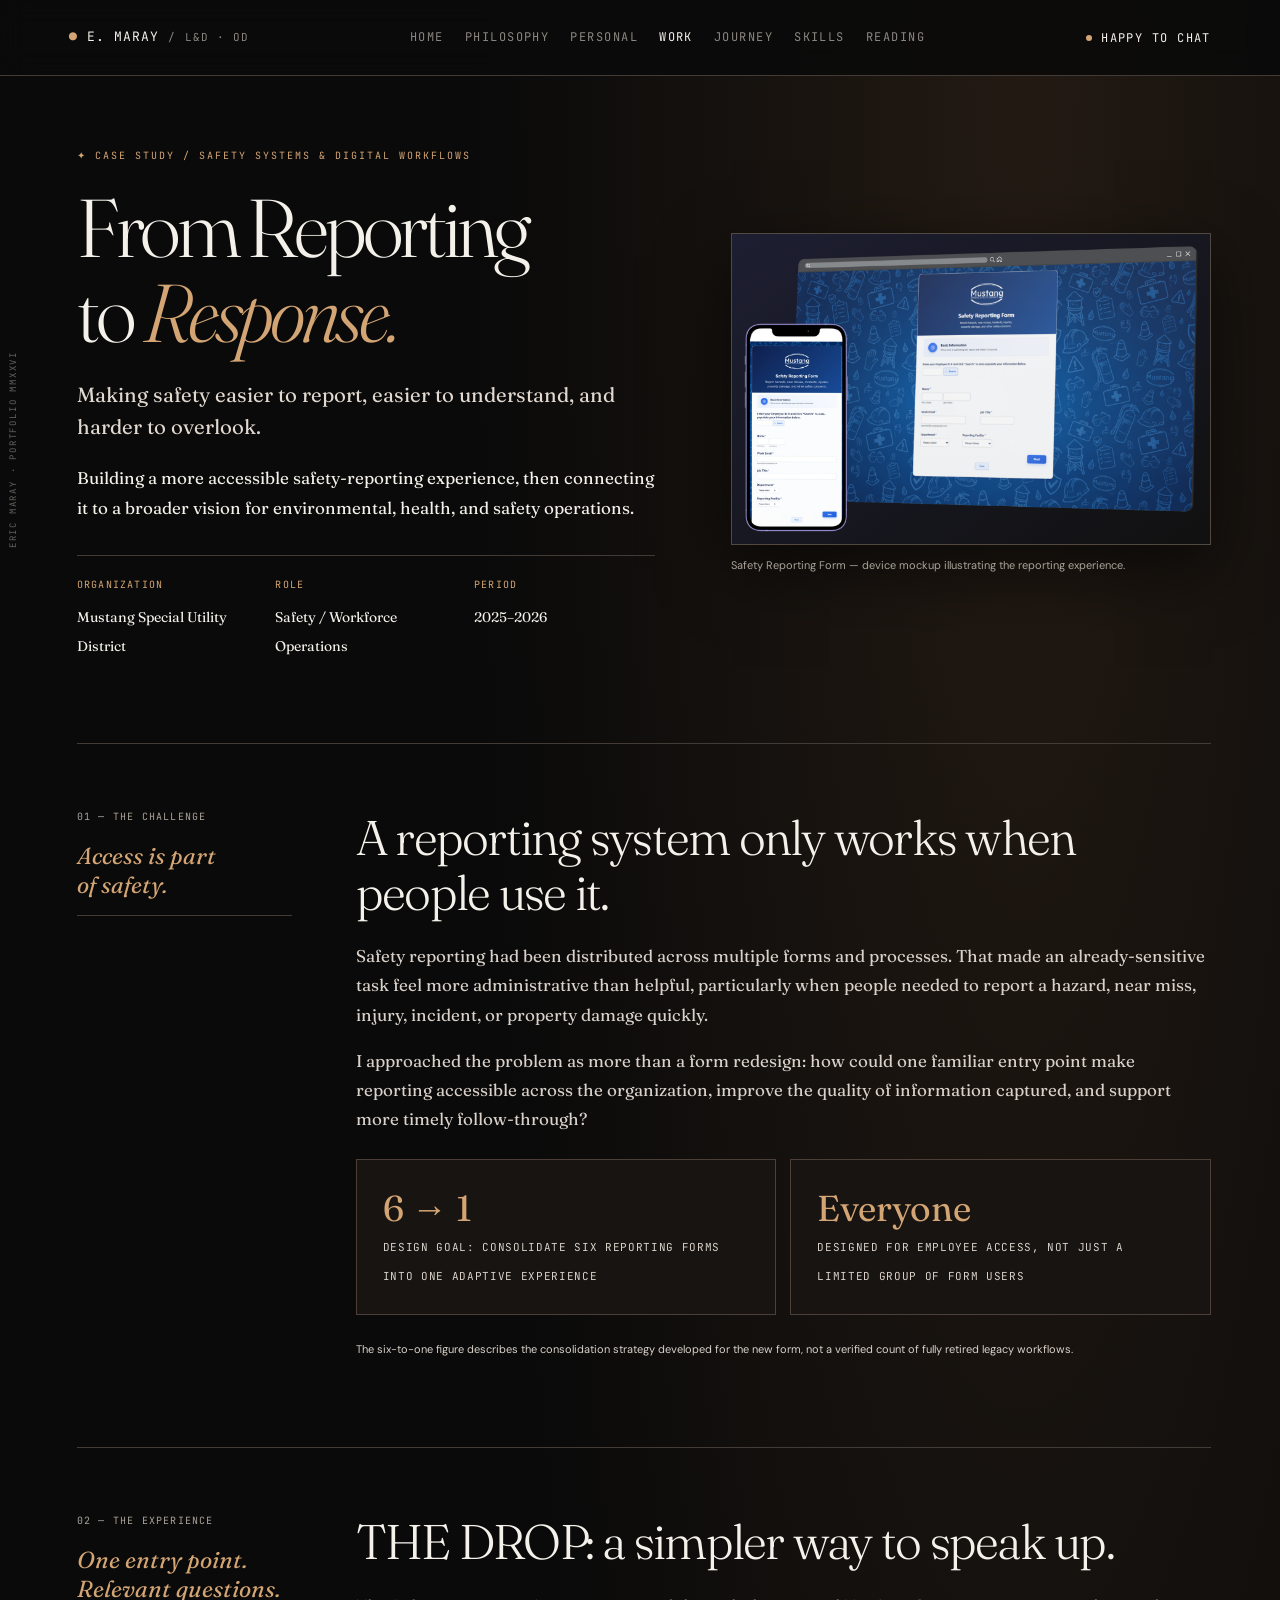
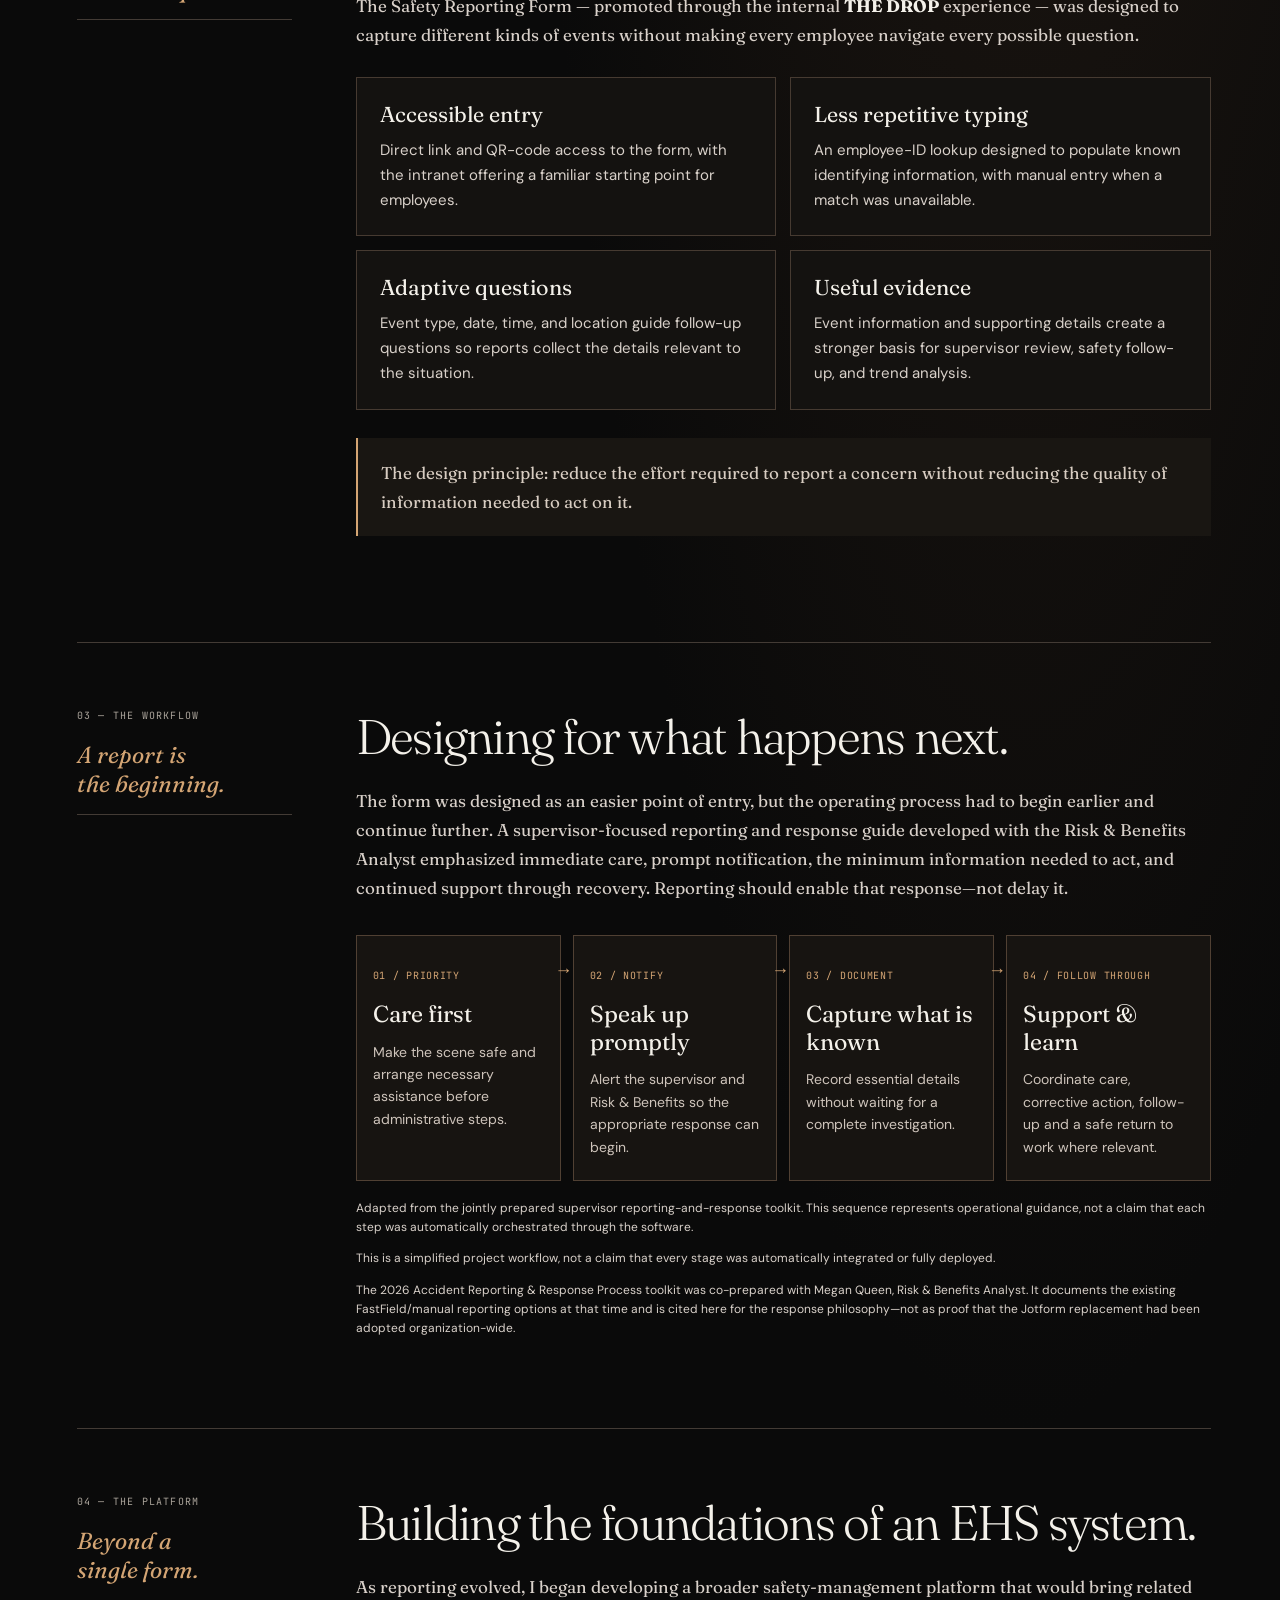
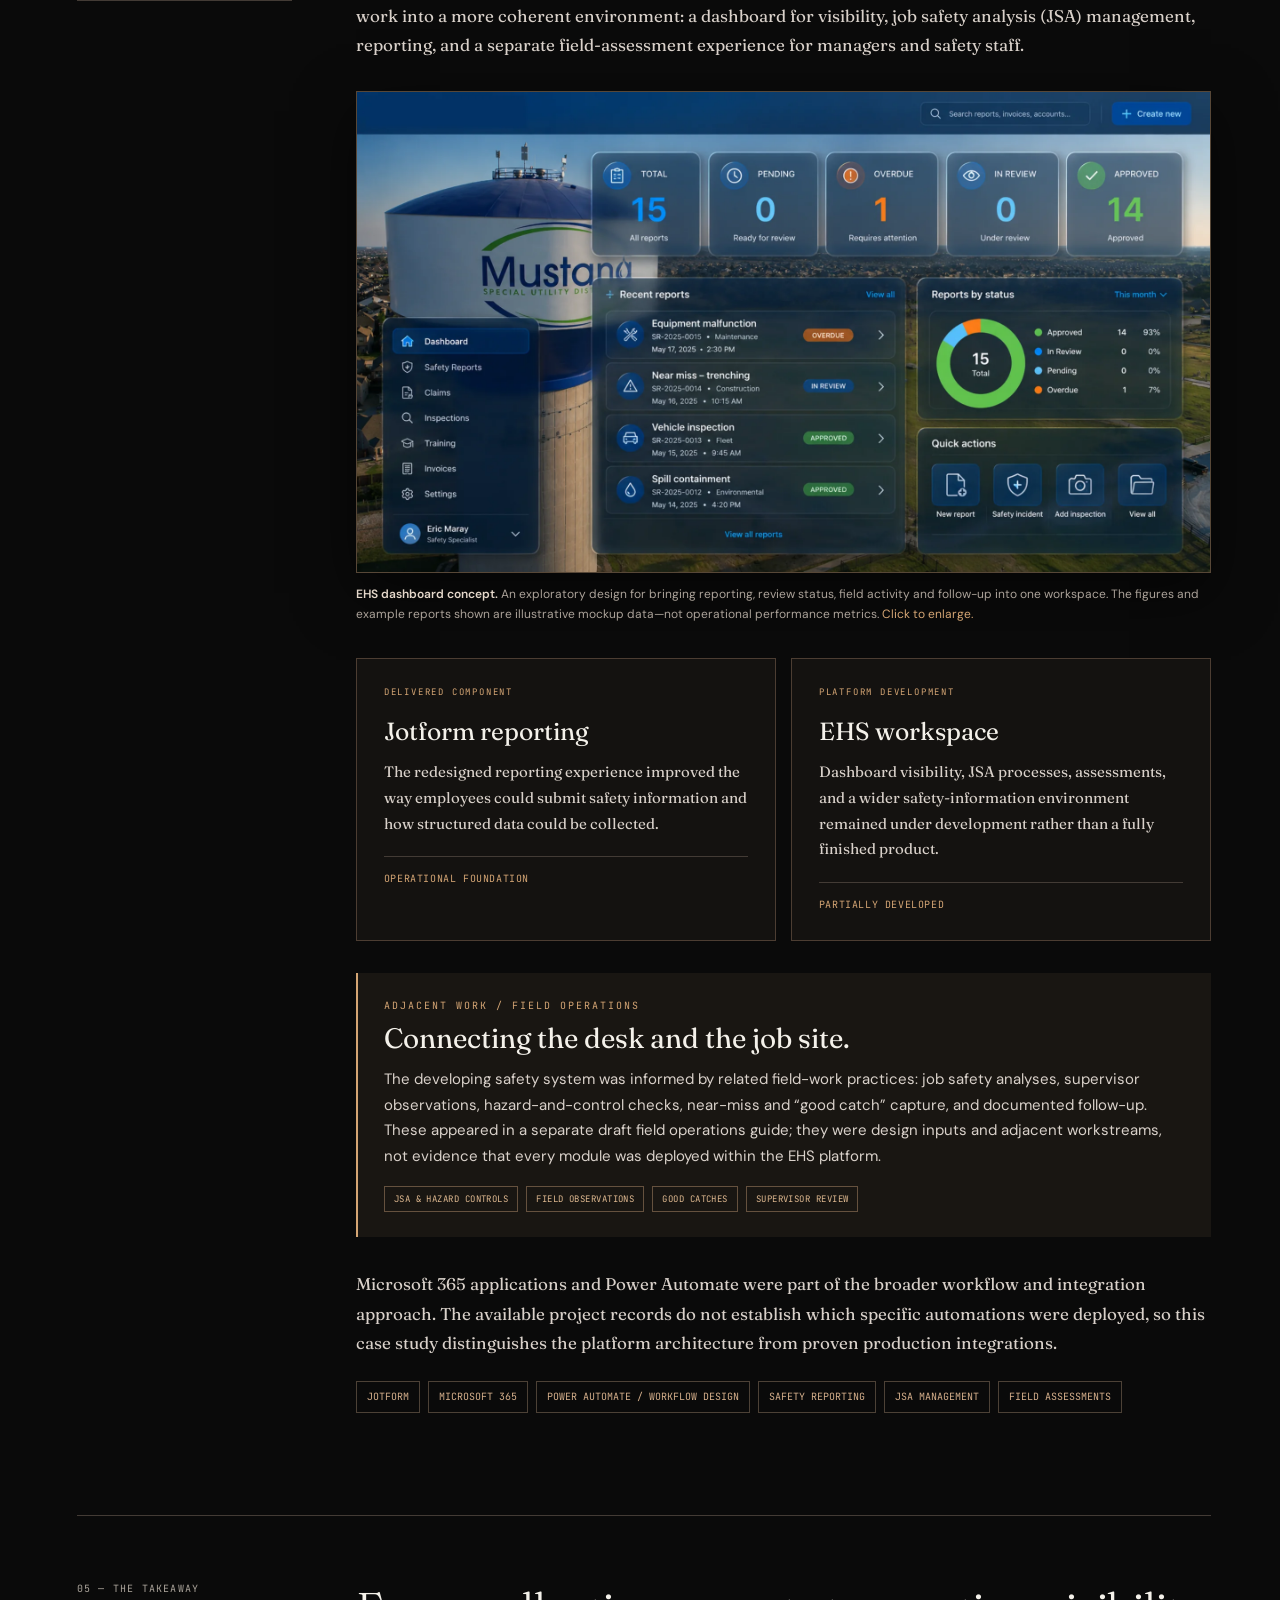
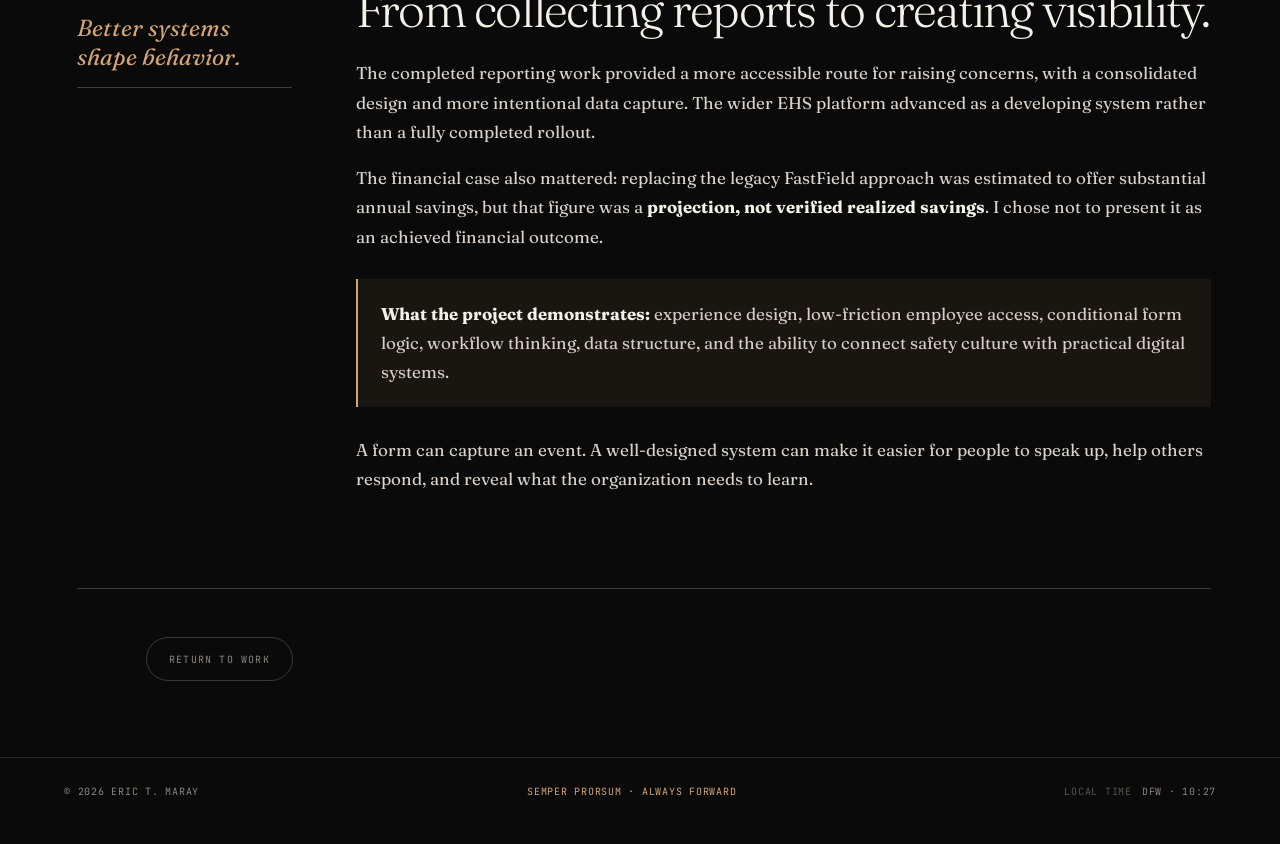
<file: work/safety-reporting-ehs/index.html>
<!DOCTYPE html>

<!DOCTYPE html>

<html lang="en"><head><meta charset="utf-8"/><meta content="width=device-width, initial-scale=1" name="viewport"/>
<title>From Reporting to Response | Eric T. Maray</title>
<meta content="A safety reporting and EHS system design case study using Jotform, Microsoft 365 and a developing Power Automate workflow approach." name="description"/>
<link href="https://fonts.googleapis.com" rel="preconnect"/><link crossorigin="" href="https://fonts.gstatic.com" rel="preconnect"/>
<link href="https://fonts.googleapis.com/css2?family=Fraunces:ital,opsz,wght@0,9..144,300;0,9..144,400;0,9..144,500;1,9..144,300&amp;family=JetBrains+Mono:wght@400;500&amp;family=DM+Sans:wght@400;500;600&amp;display=swap" rel="stylesheet"/>
<style>
:root{--bg:#0a0a0a;--paper:#f4f1ea;--muted:#aaa39a;--gold:#d4a574;--line:#433b35;--panel:#171411}
*{box-sizing:border-box}html{scroll-behavior:smooth}body{margin:0;background:radial-gradient(ellipse at 80% 0,#231a13 0,transparent 38%),var(--bg);color:var(--paper);font:17px/1.72 'Fraunces',Georgia,serif;-webkit-font-smoothing:antialiased}a{color:inherit}a:focus-visible{outline:2px solid var(--gold);outline-offset:4px}p,h1,h2,h3{margin-top:0}.mono{font-family:'JetBrains Mono',monospace}.wrap{max-width:1320px;margin:0 auto;padding:0 clamp(22px,5.4vw,76px)}
header{border-bottom:1px solid var(--line);padding:16px clamp(22px,5.4vw,76px);display:flex;align-items:center;justify-content:space-between;gap:20px;font:10px/1.4 'JetBrains Mono',monospace;letter-spacing:.1em;text-transform:uppercase}header a{text-decoration:none}header a:hover{color:var(--gold)}.navlinks{display:flex;flex-wrap:wrap;gap:clamp(12px,2vw,30px);color:#c0b6ad}.gold{color:var(--gold)}
.hero-mockup {
  padding: 12px;
}

.hero-mockup a {
  display: block;
  cursor: zoom-in;
}

.hero-mockup img {
  display: block;
  width: 100%;
  height: auto;
  object-fit: contain;
}  
.hero{min-height:560px;padding:72px 0 84px;display:grid;grid-template-columns:minmax(0,1fr) minmax(280px,.83fr);gap:clamp(35px,6vw,100px);align-items:center}.eyebrow{font:10px/1.5 'JetBrains Mono',monospace;letter-spacing:.2em;color:var(--gold);text-transform:uppercase}h1{font:300 clamp(3.45rem,6.4vw,6.65rem)/1.04 'Fraunces',Georgia,serif;letter-spacing:-.052em;margin:22px 0 24px}h1 em{font-weight:300;color:var(--gold)}.lede{font-size:clamp(1.12rem,1.6vw,1.38rem);line-height:1.55;max-width:690px;color:#e1d9d0}.metadata{display:grid;grid-template-columns:repeat(3,minmax(0,1fr));gap:18px;border-top:1px solid var(--line);margin-top:33px;padding-top:22px}.metadata b{font:10px 'JetBrains Mono',monospace;letter-spacing:.12em;color:var(--gold);display:block;margin-bottom:10px}.metadata span{font-size:14px;line-height:1.5}
.cover{background:radial-gradient(circle at 76% 22%,#33261b,transparent 56%),repeating-linear-gradient(90deg,transparent 0 43px,#ffffff05 44px),#101010;border:1px solid #59483b;aspect-ratio:1.34;display:flex;align-items:center;justify-content:center;padding:10%;box-shadow:0 26px 65px #0009}.cover-frame{transform:rotate(-5deg);height:80%;width:100%;border:1px solid #ae7b49;display:flex;flex-direction:column;justify-content:center;gap:26px;padding:12%;color:var(--gold)}.cover-frame strong{font:400 clamp(1.35rem,2.6vw,2.4rem)/1.45 'JetBrains Mono',monospace;letter-spacing:.13em}.cover-frame span{font:10px 'JetBrains Mono',monospace;letter-spacing:.17em;color:#b2a99f}.cover-caption{text-align:center;color:var(--muted);font:10px 'JetBrains Mono',monospace;letter-spacing:.14em;margin-top:17px}
.section{border-top:1px solid var(--line);padding:66px 0 78px}.chapter{display:grid;grid-template-columns:215px minmax(0,1fr);gap:clamp(25px,5vw,85px)}.side{font:10px 'JetBrains Mono',monospace;letter-spacing:.12em;color:#aaa39a}.side:after{content:"";display:block;border-bottom:1px solid var(--line);margin-top:16px}.side em{font:italic 1.45rem/1.25 'Fraunces',serif;color:var(--gold);display:block;margin-top:18px;letter-spacing:0}.content h2{font:300 clamp(2.2rem,3.8vw,3.55rem)/1.12 'Fraunces',serif;letter-spacing:-.036em;margin-bottom:22px}.content p{color:#d9d1ca;max-width:850px}.content strong{color:var(--paper)}.muted{color:var(--muted)}
.statgrid{display:grid;grid-template-columns:repeat(3,minmax(0,1fr));gap:14px;margin:30px 0 16px}.stat{background:#171411;border:1px solid #483a30;padding:24px 20px}.stat strong{display:block;font:400 clamp(2rem,4vw,3.1rem)/1.1 'Fraunces',serif;color:var(--gold)}.stat span{display:block;color:#d0c6bc;font:10px/1.6 'JetBrains Mono',monospace;letter-spacing:.06em;margin-top:14px}.caveat{color:var(--muted);font:12px/1.55 'DM Sans',sans-serif}.callout{border-left:2px solid var(--gold);background:#191612;padding:20px 23px;margin:28px 0;color:#d8cdc2}
.split{display:grid;grid-template-columns:repeat(2,minmax(0,1fr));gap:15px;margin-top:28px}.problem{border:1px solid #4c3d32;background:#141210;padding:27px}.problem .eyebrow{font-size:9px}.problem h3{font:400 1.55rem/1.2 'Fraunces',serif;margin:18px 0 12px}.problem p{font-size:15px;margin:0}.problem .foot{font:10px/1.55 'JetBrains Mono',monospace;letter-spacing:.06em;color:var(--gold);margin-top:20px;border-top:1px solid var(--line);padding-top:14px}
.flow{margin:32px 0 12px}.flow-top{margin:auto;max-width:720px;background:#201a15;border:1px solid #775638;padding:20px;text-align:center}.flow-top b{font:400 1.3rem 'Fraunces',serif;display:block}.flow-top span{font:10px 'JetBrains Mono',monospace;color:var(--muted)}.connector{height:28px;width:1px;background:#b1875d;margin:auto}.flow-bottom{display:grid;grid-template-columns:repeat(3,1fr);gap:12px}.flow-bottom div{background:#161411;border:1px solid #4b4037;padding:20px}.flow-bottom strong{font-size:16px;font-weight:500;display:block;color:var(--paper)}.flow-bottom p{font-size:13px;line-height:1.55;margin:10px 0 0}.step{padding:25px 0;border-bottom:1px solid #39332d;display:grid;grid-template-columns:75px minmax(0,1fr);gap:12px}.step:last-child{border-bottom:0}.step .n{font:11px 'JetBrains Mono',monospace;color:var(--gold);letter-spacing:.12em;padding-top:5px}.step h3{font:400 1.58rem/1.3 'Fraunces',serif;margin:0 0 9px}.step p{font-size:16px;margin:0}
.outcome{display:grid;grid-template-columns:repeat(2,1fr);gap:16px;margin:28px 0}.outcome article{background:#171411;border:1px solid #574537;padding:28px}.outcome h3{font:400 1.55rem/1.3 'Fraunces',serif;color:var(--gold)}.outcome p{font-size:15px;margin-bottom:0}.cta{display:inline-flex;margin-top:20px;border:1px solid var(--gold);padding:14px 22px;gap:14px;align-items:center;text-decoration:none;text-transform:uppercase;color:var(--gold);font:11px 'JetBrains Mono',monospace;letter-spacing:.13em}.cta:hover{background:#33261d}footer{border-top:1px solid var(--line);padding:30px 0;color:var(--muted);font:10px/1.6 'JetBrains Mono',monospace;letter-spacing:.1em;text-transform:uppercase}footer .wrap{display:flex;justify-content:space-between;gap:25px;flex-wrap:wrap}footer a{text-decoration:none}footer a:hover{color:var(--gold)}
@media(max-width:900px){.hero{grid-template-columns:1fr;min-height:unset}.cover{max-width:550px;margin:auto}.chapter{grid-template-columns:1fr}.side em{margin-top:8px}.flow-bottom{grid-template-columns:1fr}}
@media(max-width:620px){header .navlinks{display:none}.hero{padding:55px 0}h1{font-size:clamp(3.2rem,13vw,4.7rem)}.section{padding:50px 0}.metadata,.statgrid,.split,.outcome{grid-template-columns:1fr}.step{grid-template-columns:48px 1fr}.flow-top{padding:16px}.cover{padding:8%}}
@media(prefers-reduced-motion:reduce){html{scroll-behavior:auto}}

/* Portfolio signature rail and responsive navigation */
.portfolio-rail{position:fixed;top:0;bottom:0;left:18px;z-index:20;display:flex;align-items:center;pointer-events:none;color:#8b8680;font:10px 'JetBrains Mono',monospace;letter-spacing:.2em;text-transform:uppercase}
.portfolio-rail span{writing-mode:vertical-rl;transform:rotate(180deg)}
@media(max-width:1450px){.portfolio-rail{left:7px;font-size:9px;opacity:.7}.wrap{padding-left:clamp(30px,6vw,84px)}}
@media(max-width:1050px){.portfolio-rail{display:none}}
.mobile-menu{display:none;position:relative;font:11px 'JetBrains Mono',monospace;letter-spacing:.1em;text-transform:uppercase}
.mobile-menu summary{list-style:none;cursor:pointer;border:1px solid #67513e;padding:10px 12px;color:#d4a574;white-space:nowrap}
.mobile-menu summary::-webkit-details-marker{display:none}
.mobile-menu[open] .mobile-links{display:flex}
.mobile-links{position:absolute;right:0;top:calc(100% + 8px);background:#171411;border:1px solid #66503b;box-shadow:0 20px 40px #000b;padding:14px;min-width:200px;display:flex;flex-direction:column;gap:0;z-index:60}
.mobile-links a{display:block;padding:11px 8px;text-decoration:none;color:#f4f1ea;border-bottom:1px solid #352a21}
.mobile-links a:last-child{border:0}
.mobile-links a:hover{color:#d4a574}
.scope-note{border:1px solid #70533a;background:#211b16;padding:19px 21px;margin:26px 0 24px;font:14px/1.65 'DM Sans',sans-serif;color:#e0d7cc}
.scope-note strong{color:#d4a574}
@media(max-width:620px){.mobile-menu{display:block}header{padding:12px 18px;gap:10px;flex-wrap:nowrap}header>.back-link{display:none}header>.site-brand{font-size:9px;letter-spacing:.04em}.portfolio-rail{display:none}}

/* Case study 04 specific */
.photo-wrap{background:linear-gradient(145deg,#1d1e31,#111);border:1px solid #51483f;padding:12px;box-shadow:0 24px 65px #0009}.photo-wrap img{display:block;width:100%;height:auto;border-radius:3px}.photo-note{font:11px/1.6 'DM Sans',sans-serif;color:var(--muted);margin-top:12px}.status-chip{display:inline-block;border:1px solid #71533b;color:var(--gold);padding:4px 9px;font:10px/1.5 'JetBrains Mono',monospace;letter-spacing:.08em;margin-bottom:12px}
.arch{display:grid;grid-template-columns:1fr;gap:13px;margin:30px 0}.arch-card{border:1px solid #594739;background:#15120f;padding:23px}.arch-card strong{display:block;font:400 1.4rem/1.25 'Fraunces',serif;color:#f4f1ea;margin-bottom:7px}.arch-card small{display:block;font:10px/1.5 'JetBrains Mono',monospace;color:var(--gold);letter-spacing:.1em;margin-bottom:11px}.arch-card p{font-size:15px;line-height:1.6;margin:0}.arch-arrow{text-align:center;color:var(--gold);line-height:1;letter-spacing:.14em}.arch-columns{display:grid;grid-template-columns:1fr 1fr;gap:13px}.featuregrid{display:grid;grid-template-columns:repeat(2,minmax(0,1fr));gap:14px;margin:28px 0}.feature{border:1px solid #463a31;padding:23px;background:#141210}.feature h3{font:400 1.35rem 'Fraunces',serif;margin:0 0 10px}.feature p{font:15px/1.65 'DM Sans',sans-serif;margin:0}.note{font:12px/1.6 'DM Sans',sans-serif;color:#aaa39a}.impact{display:grid;grid-template-columns:repeat(2,minmax(0,1fr));gap:14px;margin:25px 0}.impact div{border:1px solid #4b3f37;padding:26px;background:#171411}.impact b{display:block;font:400 2.25rem 'Fraunces',serif;color:var(--gold)}.impact span{font:11px/1.5 'JetBrains Mono',monospace;color:#d9d1ca;letter-spacing:.06em}.inline-tags{display:flex;gap:8px;flex-wrap:wrap;margin:24px 0}.inline-tags span{font:10px/1.6 'JetBrains Mono',monospace;border:1px solid #4c4136;padding:7px 10px;color:#d6b08c}.caption{font:11px/1.65 'DM Sans',sans-serif;color:#aaa39a}
@media(max-width:680px){.arch-columns,.featuregrid,.impact{grid-template-columns:1fr}.hero{gap:28px}.photo-wrap{padding:7px}}

/* Case-study artifacts and response sequence */
.artifact-figure{margin:32px 0 33px}.artifact-figure a{display:block;border:1px solid #574737;background:#111;overflow:hidden;box-shadow:0 20px 55px #0008}.artifact-figure img{display:block;width:100%;height:auto;transition:transform .25s ease}.artifact-figure a:hover img{transform:scale(1.012)}.artifact-figure figcaption{font:12px/1.65 'DM Sans',sans-serif;color:#aba299;margin-top:12px}.artifact-figure figcaption strong{color:#e4d7ca;font-weight:600}.artifact-figure figcaption span{color:var(--gold)}
.response-flow{display:grid;grid-template-columns:repeat(4,minmax(0,1fr));gap:12px;margin:32px 0 18px}.response-flow>div{border:1px solid #504033;background:#171411;padding:22px 16px;position:relative}.response-flow>div:not(:last-child):after{content:'→';position:absolute;right:-13px;top:24px;z-index:1;color:#d4a574;font:18px Georgia,serif}.response-flow span{font:10px/1.5 'JetBrains Mono',monospace;color:#d4a574;letter-spacing:.07em}.response-flow strong{display:block;font:400 1.45rem/1.2 'Fraunces',serif;color:#f4f1ea;margin:13px 0}.response-flow p{font:14px/1.6 'DM Sans',sans-serif;margin:0;color:#cec4bb}
.field-context{border-left:2px solid #d4a574;background:#191612;margin:32px 0;padding:25px 26px}.field-context h3{font:400 1.75rem/1.2 'Fraunces',serif;margin:9px 0 12px}.field-context p{font:15px/1.7 'DM Sans',sans-serif;margin:0}.field-tags{display:flex;flex-wrap:wrap;gap:8px;margin-top:17px}.field-tags span{border:1px solid #65513e;padding:6px 9px;font:9px 'JetBrains Mono',monospace;letter-spacing:.05em;color:#dfb990}
@media(max-width:1000px){.response-flow{grid-template-columns:repeat(2,minmax(0,1fr))}.response-flow>div:nth-child(2):after{content:none}}
@media(max-width:580px){.response-flow{grid-template-columns:1fr}.response-flow>div:after{content:none!important}.field-context{padding:20px 18px}}
@media(prefers-reduced-motion:reduce){.artifact-figure img{transition:none}}


/* SHARED PORTFOLIO PATTERN — HEADER, CASE NAVIGATION, FOOTER, BACK TO TOP */
/* Header: use main site's branding, destinations and contact CTA. */
header.portfolio-header {
  font-family: 'JetBrains Mono', monospace;
  font-size: 12px;
  font-weight: 400;
  letter-spacing: .12em;
  text-transform: uppercase;
  position: sticky;
  top: 0;
  z-index: 80;
  display: flex;
  align-items: center;
  justify-content: space-between;
  gap: 20px;
  min-height: 76px;
  padding: 20px clamp(22px,5.4vw,76px);
  border-bottom: 1px solid var(--line);
  background: rgba(10,10,10,.9);
  backdrop-filter: blur(14px);
  -webkit-backdrop-filter: blur(14px);
}
.portfolio-header .site-brand {
  display: inline-flex;
  align-items: center;
  gap: 9px;
  flex: 0 0 auto;
  color: var(--paper);
  text-decoration: none;
  white-space: nowrap;
  font: 400 13px/1.4 'JetBrains Mono',monospace;
  letter-spacing: .08em;
  text-transform: uppercase;
}
.portfolio-header .brand-dot { color: var(--gold); }
.portfolio-header .brand-subtitle { color: #8b8680; font-size: 11px; }
.portfolio-header .navlinks {
  display: flex;
  flex-wrap: nowrap;
  align-items: center;
  gap: clamp(12px,1.65vw,28px);
  color: #8b8680;
}
.portfolio-header .navlinks a {
  white-space: nowrap;
  font-size: 12px;
  text-transform: uppercase;
  text-decoration: none;
}
.portfolio-header .navlinks a[aria-current="page"] { color: var(--paper); }
.portfolio-header .header-contact {
  display: inline-flex;
  align-items: center;
  flex: 0 0 auto;
  gap: 9px;
  white-space: nowrap;
  color: var(--paper);
  font: 400 12px 'JetBrains Mono',monospace;
  text-transform: uppercase;
  text-decoration: none;
}
.portfolio-header .contact-dot {
  width: 6px;
  height: 6px;
  border-radius: 50%;
  background: var(--gold);
}
.portfolio-header .mobile-menu { display: none; }
@media(max-width:1120px) {
  .portfolio-header .navlinks,
  .portfolio-header .header-contact { display: none; }
  .portfolio-header .mobile-menu { display: block; margin-left: auto; }
}
@media(max-width:620px) {
  header.portfolio-header { min-height: 64px; padding: 12px 18px; }
  .portfolio-header .site-brand { font-size: 12px; }
  .portfolio-header .brand-subtitle { display: none; }
}

/* Navigation: intentionally separated left and right, not centered together. */
.case-study-end-nav {
  display: flex;
  align-items: center;
  justify-content: space-between;
  flex-wrap: wrap;
  gap: 16px;
  width: 100%;
  max-width: 1320px;
  box-sizing: border-box;
  margin: 0 auto;
  padding: 48px clamp(22px,5.4vw,76px) 76px;
  border-top: 1px solid var(--line);
}
.case-study-end-link {
  display: inline-flex;
  align-items: center;
  justify-content: center;
  width: auto;
  max-width: 100%;
  min-height: 44px;
  padding: 12px 22px;
  border: 1px solid rgba(244,241,234,.2);
  border-radius: 999px;
  background: transparent;
  box-shadow: none;
  color: #8b8680;
  text-decoration: none;
  transform: none;
  transition: border-color .2s,background .2s,color .2s;
}
.case-study-end-link:hover,
.case-study-end-link:focus-visible {
  border-color: rgba(212,165,116,.55);
  background: rgba(212,165,116,.04);
  transform: none;
}
.case-study-end-kicker { display: none; }
.case-study-end-title {
  color: inherit;
  font: 400 10px/1.5 'JetBrains Mono',monospace;
  letter-spacing: .12em;
  text-transform: uppercase;
}
.case-study-end-link:hover,.case-study-end-link:focus-visible { color: var(--gold); }
@media(max-width:640px) {
  .case-study-end-nav { padding: 36px 18px 56px; gap: 12px; }
  .case-study-end-link { padding: 11px 16px; min-height: 42px; }
  .case-study-end-title { font-size: 9px; letter-spacing: .06em; }
}

/* Footer: single, adjacent local-time label + live clock. */
footer .wrap.portfolio-footer-row {
  display: flex;
  align-items: center;
  justify-content: space-between;
  flex-wrap: wrap;
  gap: 16px 28px;
}
.footer-clock {
  display: inline-flex;
  align-items: center;
  justify-content: flex-start;
  gap: 10px;
  white-space: nowrap;
}
.footer-clock-label { color: #8b8680; opacity: .7; }
.footer-clock-time { color: var(--paper); }
.footer-links { display: inline-flex; align-items: center; gap: 24px; }

/* Scroll-to-top: shown after 500px, on all screen sizes. */
.back-to-top {
  position: fixed;
  right: 24px;
  bottom: 24px;
  z-index: 1000;
  display: grid;
  place-items: center;
  width: 48px;
  height: 48px;
  border: 1px solid rgba(212,165,116,.55);
  border-radius: 50%;
  background: #191919;
  color: var(--gold);
  font: 24px/1 'DM Sans',sans-serif;
  cursor: pointer;
  opacity: 0;
  visibility: hidden;
  transform: translateY(12px);
  transition: opacity .25s, visibility .25s, transform .25s;
}
.back-to-top.is-visible { opacity: 1; visibility: visible; transform: translateY(0); }
.back-to-top:hover { background: #302217; border-color: var(--gold); }
.back-to-top:focus-visible { outline: 2px solid var(--gold); outline-offset: 4px; }
@media(max-width:640px) { .back-to-top { right: 16px; bottom: 20px; width: 44px; height: 44px; } }
@media(prefers-reduced-motion:reduce) { .case-study-end-link,.back-to-top { transition: none; } }



/* Final case study: a single return link aligned left. */
.case-study-end-nav--single {justify-content:flex-start;}

/* Graphics open in an accessible in-page lightbox instead of a new tab. */
.graphic-lightbox-trigger { display:block; cursor:zoom-in; }
.graphic-lightbox-trigger:focus-visible { outline:2px solid var(--gold,#d4a574); outline-offset:4px; }
.graphic-lightbox-trigger img { display:block; max-width:100%; }
.graphic-lightbox {
  position:fixed; inset:0; box-sizing:border-box; max-width:none; max-height:none;
  width:100vw; height:100dvh; margin:0; padding:50px 24px 24px;
  border:0; background:rgba(9,9,9,.96); color:#f4f1ea;
  overflow:auto; overscroll-behavior:contain;
}
.graphic-lightbox:not([open]) { display:none; }
.graphic-lightbox[open] { display:flex; align-items:center; justify-content:center; }
.graphic-lightbox::backdrop { background:rgba(0,0,0,.88); }
.graphic-lightbox img { display:block; width:auto; height:auto; max-width:100%; max-height:calc(100dvh - 90px); object-fit:contain; }
.graphic-lightbox-close {
  position:fixed; top:18px; right:22px; z-index:2; width:44px; height:44px;
  border:1px solid rgba(244,241,234,.4); border-radius:50%; background:#181818;
  color:#f4f1ea; font-size:27px; line-height:1; cursor:pointer;
}
.graphic-lightbox-close:hover,.graphic-lightbox-close:focus-visible { border-color:var(--gold,#d4a574); color:var(--gold,#d4a574); }
@media(max-width:640px){ .graphic-lightbox {padding:64px 12px 18px;} .graphic-lightbox-close{top:12px;right:12px;} }

/* PORTFOLIO CONSISTENCY V2 — unified header, dropdown, spacing and signoff. */
:root { --portfolio-gold:#d4a574; }
html { scroll-padding-top:94px; }
/* No content should sit invisibly behind the sticky masthead on anchor navigation. */
[id] { scroll-margin-top:94px; }
@media (max-width:767px) {
  header.fixed, header.portfolio-header { background:rgba(10,10,10,.97)!important; backdrop-filter:blur(12px); -webkit-backdrop-filter:blur(12px); }
  .page-intro { padding-top:116px!important; padding-bottom:20px!important; }
  .page-intro h1 { margin-bottom:10px!important; }
  .page-intro + section.section-bg { padding-top:30px!important; }
  .page-intro + section:not(.section-bg) { padding-top:30px!important; }
  header.fixed #menuBtn { gap:10px; min-width:110px; justify-content:center; }
  header.fixed #menuBtn span { font-size:17px; line-height:1; letter-spacing:0; }
  .portfolio-mobile-footer { padding-bottom:42px; }
}
/* This is the only bottom-of-page signoff on standard pages, at every viewport width. */
body > footer:not(.portfolio-mobile-footer) { display:none!important; }
.portfolio-mobile-footer { display:flex!important; flex-direction:column; align-items:flex-start; gap:15px; border-top:1px solid rgba(244,241,234,.14); width:100%; max-width:1400px; margin:0 auto; padding:42px clamp(24px,5vw,64px) 48px; color:#8b8680; background:#0a0a0a; font:400 11px/1.65 'JetBrains Mono',monospace; letter-spacing:.13em; text-transform:uppercase; }
.portfolio-mobile-footer .portfolio-mobile-motto { color:var(--portfolio-gold); }
.portfolio-mobile-footer .portfolio-mobile-time {display:flex; align-items:center; gap:12px; flex-wrap:wrap;}
.portfolio-mobile-footer .portfolio-mobile-time-label { opacity:.58; }
@media(min-width:768px) {
 .portfolio-mobile-footer {flex-direction:row; align-items:center; justify-content:space-between; gap:24px; padding-top:30px; padding-bottom:36px; }
 .portfolio-mobile-footer .portfolio-mobile-time {white-space:nowrap;}
}
/* Underlay is pointer-targetable to dismiss; body blur is confined to opened menus. */
.portfolio-menu-underlay { position:fixed; inset:0; z-index:70; background:rgba(0,0,0,.48); backdrop-filter:blur(5px); -webkit-backdrop-filter:blur(5px); }
.portfolio-menu-underlay[hidden] { display:none!important; }
/* Main-site dropdown matches the existing case-study menu design. */
#mobileMenu.portfolio-menu-overlay { position:fixed; inset:0; z-index:100; background:rgba(0,0,0,.30); backdrop-filter:blur(5px); -webkit-backdrop-filter:blur(5px); align-items:flex-start; justify-content:flex-end; padding:79px clamp(18px,5vw,38px) 22px; overflow-y:auto; }
#mobileMenu.portfolio-menu-overlay.hidden {display:none!important;}
#mobileMenu .portfolio-menu-panel {position:relative; width:min(100%,345px); padding:18px 22px 20px; border:1px solid #70553e; background:#171411; box-shadow:0 22px 60px rgba(0,0,0,.78); display:flex; flex-direction:column; gap:0; }
#mobileMenu .portfolio-menu-close { display:flex; justify-content:flex-end; align-items:center; gap:8px; align-self:flex-end; border:0; background:transparent; color:#d4a574; padding:3px 0 14px; font:10px 'JetBrains Mono',monospace; letter-spacing:.12em; }
#mobileMenu .portfolio-menu-panel a {display:block; width:100%; padding:12px 8px; border-bottom:1px solid #352a21; font:400 12px/1.55 'JetBrains Mono',monospace; letter-spacing:.13em; color:#f4f1ea; text-decoration:none; text-align:left; }
#mobileMenu .portfolio-menu-panel a:last-child {border-bottom:0;}
#mobileMenu .portfolio-menu-panel a:hover {color:#d4a574;}
/* Case-study native details menus. */
.portfolio-header { isolation:auto; }
.portfolio-header .mobile-menu {position:relative; z-index:90;}
.portfolio-header .mobile-menu summary {display:flex; align-items:center; justify-content:center; gap:9px; padding:11px 15px; min-width:110px; min-height:47px; border:1px solid #70553e; background:rgba(20,17,14,.65); color:#d4a574; font:400 12px/1 'JetBrains Mono',monospace; letter-spacing:.13em; list-style:none; cursor:pointer;}
.portfolio-header .mobile-menu summary::-webkit-details-marker {display:none;}
.portfolio-header .mobile-menu .mobile-links {position:absolute; top:calc(100% + 8px); right:0; width:min(345px,calc(100vw - 36px)); max-height:calc(100dvh - 100px); overflow-y:auto; padding:18px 22px; border:1px solid #70553e; background:#171411; box-shadow:0 22px 60px rgba(0,0,0,.78); z-index:95; }
.portfolio-header .mobile-menu .mobile-links a {display:block; padding:12px 8px; border-bottom:1px solid #352a21; color:#f4f1ea; font:400 12px/1.55 'JetBrains Mono',monospace; letter-spacing:.13em; text-transform:uppercase;}
.portfolio-header .mobile-menu .mobile-links a:last-child {border:0;}
.portfolio-header .mobile-menu:not([open]) .mobile-links {display:none;}
@media(min-width:768px) {#mobileMenu.portfolio-menu-overlay {display:none!important;}}

@media(max-width:767px){
 header.portfolio-header { min-height:74px!important; padding:12px 20px!important; }
 .hero { padding-top:44px!important; }
}


/* SHARED DESKTOP + MOBILE SIGNOFF — matches the Contact footer. */
body > footer.site-signoff {
  display:flex !important;
  box-sizing:border-box;
  width:100%; max-width:1400px;
  margin:0 auto;
  padding:26px clamp(24px,5vw,64px) 44px;
  border-top:1px solid rgba(244,241,234,.12);
  align-items:center; justify-content:space-between;
  flex-direction:row; flex-wrap:wrap;
  gap:16px 24px;
  background:transparent;
  color:#8b8680;
  font:400 10px/1.6 'JetBrains Mono',monospace;
  letter-spacing:.075em; text-transform:uppercase;
}
.site-signoff .site-signoff-motto {color:#d4a574}
.site-signoff .site-signoff-time {display:inline-flex;align-items:center;gap:10px;white-space:nowrap}
.site-signoff .site-signoff-time-label {opacity:.6}
.site-signoff .site-signoff-credit {flex-basis:100%;font-size:9px;opacity:.8}
.site-signoff .site-signoff-credit a {color:#d4a574;text-decoration:underline;text-underline-offset:3px}
@media(max-width:640px) {
  body > footer.site-signoff {
    align-items:flex-start; flex-direction:column;
    gap:12px; padding:26px 24px 48px;
  }
}
</style><style id="mobile-layout-refresh">
/* MOBILE REFRESH 2026-11-11 — only applies to handheld widths. */
@media (max-width: 767px) {
  html { scroll-padding-top: 90px; }
  header.fixed, header.portfolio-header { min-height: 72px; }
  header.fixed > nav { min-height: 72px; padding-top: 13px; padding-bottom: 13px; }
  header.fixed #menuBtn {
    display: inline-flex !important; align-items: center; justify-content: center;
    min-width: 100px; min-height: 48px; padding: 10px 15px;
    border: 1px solid #70553e; border-radius: 0;
    background: rgba(20,17,14,.58); color: #d4a574;
    font: 400 12px/1 'JetBrains Mono',monospace;
    letter-spacing: .16em; white-space: nowrap;
  }
  header.fixed #menuBtn:focus-visible { outline: 2px solid #d4a574; outline-offset: 3px; }
  /* Keep mobile mastheads compact; avoid oversized gaps at the start of content. */
  .page-intro { padding-top: 128px !important; padding-bottom: 35px !important; }
  .page-intro h1 { margin-bottom: 8px !important; }
  .section-bg { scroll-margin-top: 76px; }
  main > section.section-bg { padding-top: 48px; padding-bottom: 56px; }
  .portfolio-mobile-footer {
    display: flex !important; flex-direction: column; align-items: flex-start; gap: 19px;
    width: 100%; margin: 0 auto; padding: 43px 24px 58px;
    border-top: 1px solid rgba(244,241,234,.16);
    color: #8b8680; background: #0a0a0a;
    font: 400 10px/1.65 'JetBrains Mono',monospace;
    letter-spacing: .15em; text-transform: uppercase;
  }
  .portfolio-mobile-footer .portfolio-mobile-motto { color:#d4a574; }
  .portfolio-mobile-footer .portfolio-mobile-time {
    display:flex; justify-content:flex-start; align-items:center; gap:12px;
    white-space:nowrap; color:#8b8680;
  }
  .portfolio-mobile-footer .portfolio-mobile-time-label { opacity:.6; }
  .portfolio-mobile-footer .portfolio-mobile-clock { color:#8b8680; }
  /* The end-of-page CTA already handles navigation. Avoid a repeated footer link row. */
  body > footer:not(.portfolio-mobile-footer) { display:none !important; }
  /* Keep exploring buttons wrap naturally and don't create horizontally scrolling rows. */
  .cta-ghost { max-width:100%; white-space:normal; text-align:center; }
}
@media (min-width: 768px) { .portfolio-mobile-footer { display:none !important; } }

/* Case studies use exactly the same compact mobile footer as the other pages. */
@media (max-width: 767px) {
 header.portfolio-header .mobile-menu summary {
   display:flex; align-items:center; justify-content:center;
   min-height:48px; min-width:100px; padding:10px 15px;
   font:400 12px/1 'JetBrains Mono',monospace; letter-spacing:.13em;
   border:1px solid #70553e; color:#d4a574;
 }
 header.portfolio-header { min-height:72px; padding:12px 18px; }
 .portfolio-mobile-footer { padding-left:24px; padding-right:24px; }
 .case-study-end-nav { gap:18px; padding-bottom:38px; }
}
</style>
</head><body><aside aria-hidden="true" class="portfolio-rail"><span>Eric Maray · Portfolio MMXXVI</span></aside>
<header class="portfolio-header">
<a aria-label="Eric Maray — Home" class="site-brand" href="/">
<span aria-hidden="true" class="brand-dot">●</span>
<span>E. MARAY</span>
<span class="brand-subtitle">/ L&amp;D · OD</span>
</a>
<nav aria-label="Main navigation" class="navlinks">
<a href="/">HOME</a>
<a href="/philosophy/">PHILOSOPHY</a>
<a href="/personal/">PERSONAL</a>
<a aria-current="page" href="/work/">WORK</a>
<a href="/journey/">JOURNEY</a>
<a href="/capabilities/">SKILLS</a>
<a href="/reading/">READING</a>
</nav>
<a class="header-contact" href="/contact/">
<span aria-hidden="true" class="contact-dot"></span>HAPPY TO CHAT
  </a>
<details class="mobile-menu">
<summary aria-label="Open navigation">MENU <span aria-hidden="true">☰</span></summary>
<nav aria-label="Mobile navigation" class="mobile-links">
<a href="/">HOME</a>
<a href="/philosophy/">PHILOSOPHY</a>
<a href="/personal/">PERSONAL</a>
<a aria-current="page" href="/work/">WORK</a>
<a href="/journey/">JOURNEY</a>
<a href="/capabilities/">SKILLS</a>
<a href="/reading/">READING</a>
<a href="/contact/">CONTACT</a>
</nav>
</details>
</header>
<main class="wrap">
<section class="hero"><div>
<div class="eyebrow">✦ CASE STUDY / SAFETY SYSTEMS &amp; DIGITAL WORKFLOWS</div>
<h1>From Reporting<br/>to <em>Response.</em></h1>
<p class="lede">Making safety easier to report, easier to understand, and harder to overlook.</p>
<p>Building a more accessible safety-reporting experience, then connecting it to a broader vision for environmental, health, and safety operations.</p>
<div class="metadata"><div><b>ORGANIZATION</b><span>Mustang Special Utility District</span></div><div><b>ROLE</b><span>Safety / Workforce Operations</span></div><div><b>PERIOD</b><span>2025–2026</span></div></div>

</div>
<div>
  <div class="photo-wrap">
    <a
      class="graphic-lightbox-trigger"
      data-lightbox
      href="/work/safety-reporting-ehs/assets/reporting-form-device-mockup.png.png"
      aria-label="Enlarge Safety Reporting Form device mockup"
    >
      <img
        src="/work/safety-reporting-ehs/assets/reporting-form-device-mockup.png.png"
        alt="Safety Reporting Form displayed in a device mockup"
        loading="eager"
        fetchpriority="high"
        decoding="async"
      />
    </a>
  </div>

  <div class="photo-note">
    Safety Reporting Form — device mockup illustrating the reporting experience.
  </div>
</div>
</section>
<section class="section chapter"><aside class="side">01 — THE CHALLENGE<em>Access is part<br/>of safety.</em></aside><div class="content"><h2>A reporting system only works when people use it.</h2>
<p>Safety reporting had been distributed across multiple forms and processes. That made an already-sensitive task feel more administrative than helpful, particularly when people needed to report a hazard, near miss, injury, incident, or property damage quickly.</p>
<p>I approached the problem as more than a form redesign: how could one familiar entry point make reporting accessible across the organization, improve the quality of information captured, and support more timely follow-through?</p>
<div class="impact"><div><b>6 → 1</b><span>DESIGN GOAL: CONSOLIDATE SIX REPORTING FORMS INTO ONE ADAPTIVE EXPERIENCE</span></div><div><b>Everyone</b><span>DESIGNED FOR EMPLOYEE ACCESS, NOT JUST A LIMITED GROUP OF FORM USERS</span></div></div>
<p class="caption">The six-to-one figure describes the consolidation strategy developed for the new form, not a verified count of fully retired legacy workflows.</p></div></section>
<section class="section chapter"><aside class="side">02 — THE EXPERIENCE<em>One entry point.<br/>Relevant questions.</em></aside><div class="content"><h2>THE DROP: a simpler way to speak up.</h2>
<p>The Safety Reporting Form — promoted through the internal <strong>THE DROP</strong> experience — was designed to capture different kinds of events without making every employee navigate every possible question.</p>
<div class="featuregrid">
<div class="feature"><h3>Accessible entry</h3><p>Direct link and QR-code access to the form, with the intranet offering a familiar starting point for employees.</p></div>
<div class="feature"><h3>Less repetitive typing</h3><p>An employee-ID lookup designed to populate known identifying information, with manual entry when a match was unavailable.</p></div>
<div class="feature"><h3>Adaptive questions</h3><p>Event type, date, time, and location guide follow-up questions so reports collect the details relevant to the situation.</p></div>
<div class="feature"><h3>Useful evidence</h3><p>Event information and supporting details create a stronger basis for supervisor review, safety follow-up, and trend analysis.</p></div>
</div>
<div class="callout">The design principle: reduce the effort required to report a concern without reducing the quality of information needed to act on it.</div>
</div></section>
<section class="section chapter"><aside class="side">03 — THE WORKFLOW<em>A report is<br/>the beginning.</em></aside><div class="content"><h2>Designing for what happens next.</h2>
<p>The form was designed as an easier point of entry, but the operating process had to begin earlier and continue further. A supervisor-focused reporting and response guide developed with the Risk &amp; Benefits Analyst emphasized immediate care, prompt notification, the minimum information needed to act, and continued support through recovery. Reporting should enable that response—not delay it.</p>
<div aria-label="Response priorities from the supervisor toolkit" class="response-flow"><div><span>01 / PRIORITY</span><strong>Care first</strong><p>Make the scene safe and arrange necessary assistance before administrative steps.</p></div><div><span>02 / NOTIFY</span><strong>Speak up promptly</strong><p>Alert the supervisor and Risk &amp; Benefits so the appropriate response can begin.</p></div><div><span>03 / DOCUMENT</span><strong>Capture what is known</strong><p>Record essential details without waiting for a complete investigation.</p></div><div><span>04 / FOLLOW THROUGH</span><strong>Support &amp; learn</strong><p>Coordinate care, corrective action, follow-up and a safe return to work where relevant.</p></div></div><p class="note">Adapted from the jointly prepared supervisor reporting-and-response toolkit. This sequence represents operational guidance, not a claim that each step was automatically orchestrated through the software.</p>
<p class="note">This is a simplified project workflow, not a claim that every stage was automatically integrated or fully deployed.</p>
<p class="note">The 2026 Accident Reporting &amp; Response Process toolkit was co-prepared with Megan Queen, Risk &amp; Benefits Analyst. It documents the existing FastField/manual reporting options at that time and is cited here for the response philosophy—not as proof that the Jotform replacement had been adopted organization-wide.</p></div></section>
<section class="section chapter"><aside class="side">04 — THE PLATFORM<em>Beyond a<br/>single form.</em></aside><div class="content"><h2>Building the foundations of an EHS system.</h2>
<p>As reporting evolved, I began developing a broader safety-management platform that would bring related work into a more coherent environment: a dashboard for visibility, job safety analysis (JSA) management, reporting, and a separate field-assessment experience for managers and safety staff.</p><figure class="artifact-figure dashboard-figure"><a aria-label="Enlarge graphic: Conceptual EHS dashboard with reporting-status cards, recent reports, status distribution, navigation, and safety quick actions" class="graphic-lightbox-trigger" data-lightbox="" href="/work/safety-reporting-ehs/assets/ehs-dashboard-mockup.webp"><img alt="Conceptual EHS dashboard with reporting-status cards, recent reports, status distribution, navigation, and safety quick actions" height="1080" loading="lazy" src="/work/safety-reporting-ehs/assets/ehs-dashboard-mockup.webp" width="1920"/></a><figcaption><strong>EHS dashboard concept.</strong> An exploratory design for bringing reporting, review status, field activity and follow-up into one workspace. The figures and example reports shown are illustrative mockup data—not operational performance metrics. <span>Click to enlarge.</span></figcaption></figure>
<div class="split"><div class="problem"><div class="eyebrow">DELIVERED COMPONENT</div><h3>Jotform reporting</h3><p>The redesigned reporting experience improved the way employees could submit safety information and how structured data could be collected.</p><div class="foot">OPERATIONAL FOUNDATION</div></div><div class="problem"><div class="eyebrow">PLATFORM DEVELOPMENT</div><h3>EHS workspace</h3><p>Dashboard visibility, JSA processes, assessments, and a wider safety-information environment remained under development rather than a fully finished product.</p><div class="foot">PARTIALLY DEVELOPED</div></div></div><div class="field-context"><div class="eyebrow">ADJACENT WORK / FIELD OPERATIONS</div><h3>Connecting the desk and the job site.</h3><p>The developing safety system was informed by related field-work practices: job safety analyses, supervisor observations, hazard-and-control checks, near-miss and “good catch” capture, and documented follow-up. These appeared in a separate draft field operations guide; they were design inputs and adjacent workstreams, not evidence that every module was deployed within the EHS platform.</p><div class="field-tags"><span>JSA &amp; HAZARD CONTROLS</span><span>FIELD OBSERVATIONS</span><span>GOOD CATCHES</span><span>SUPERVISOR REVIEW</span></div></div>
<p>Microsoft 365 applications and Power Automate were part of the broader workflow and integration approach. The available project records do not establish which specific automations were deployed, so this case study distinguishes the platform architecture from proven production integrations.</p>
<div class="inline-tags"><span>JOTFORM</span><span>MICROSOFT 365</span><span>POWER AUTOMATE / WORKFLOW DESIGN</span><span>SAFETY REPORTING</span><span>JSA MANAGEMENT</span><span>FIELD ASSESSMENTS</span></div>
</div></section>
<section class="section chapter"><aside class="side">05 — THE TAKEAWAY<em>Better systems<br/>shape behavior.</em></aside><div class="content"><h2>From collecting reports to creating visibility.</h2>
<p>The completed reporting work provided a more accessible route for raising concerns, with a consolidated design and more intentional data capture. The wider EHS platform advanced as a developing system rather than a fully completed rollout.</p>
<p>The financial case also mattered: replacing the legacy FastField approach was estimated to offer substantial annual savings, but that figure was a <strong>projection, not verified realized savings</strong>. I chose not to present it as an achieved financial outcome.</p>
<div class="callout"><strong>What the project demonstrates:</strong> experience design, low-friction employee access, conditional form logic, workflow thinking, data structure, and the ability to connect safety culture with practical digital systems.</div>
<p>A form can capture an event. A well-designed system can make it easier for people to speak up, help others respond, and reveal what the organization needs to learn.</p>
</div></section>
<nav aria-label="Case study navigation" class="case-study-end-nav case-study-end-nav--single"><a class="case-study-end-link" href="/work/"><span class="case-study-end-title">Return to Work</span></a></nav></main>
<footer aria-label="Portfolio details" class="site-signoff mono">
  <span class="site-signoff-copyright">© 2026 Eric T. Maray</span>
  <span class="site-signoff-motto">Semper Prorsum · Always Forward</span>
  <span class="site-signoff-time"><span class="site-signoff-time-label">Local Time</span><span id="clock">DFW · --:--</span></span>
  
</footer>
<script>
(function () {
  const clock = document.getElementById('clock');
  if (!clock) return;
  const format = { hour: '2-digit', minute: '2-digit', hour12: false, timeZone: 'America/Chicago' };
  function tick() {
    clock.textContent = 'DFW · ' + new Date().toLocaleTimeString('en-US', format);
  }
  tick();
  window.setInterval(tick, 30000);
})();
</script><button aria-label="Back to top" class="back-to-top" id="backToTop" title="Back to top" type="button">↑</button><script>
(function () {
  const backToTop = document.getElementById('backToTop');
  if (!backToTop) return;
  function updateBackToTop() {
    backToTop.classList.toggle('is-visible', window.scrollY > 500);
  }
  backToTop.addEventListener('click', () => {
    window.scrollTo({
      top: 0,
      behavior: window.matchMedia('(prefers-reduced-motion: reduce)').matches ? 'auto' : 'smooth'
    });
  });
  window.addEventListener('scroll', updateBackToTop, {passive: true});
  updateBackToTop();
})();
</script><script>
(function () {
  const dialog = document.createElement('dialog');
  dialog.className = 'graphic-lightbox';
  dialog.setAttribute('aria-label', 'Enlarged project graphic');
  dialog.innerHTML = '<button type="button" class="graphic-lightbox-close" aria-label="Close image">&times;</button><img alt="">';
  document.body.appendChild(dialog);
  const image = dialog.querySelector('img');
  const close = dialog.querySelector('.graphic-lightbox-close');
  let previousFocus = null;

  document.addEventListener('click', function (event) {
    const link = event.target.closest('a[data-lightbox]');
    if (!link) return;
    event.preventDefault();
    previousFocus = link;
    image.src = link.href;
    image.alt = link.querySelector('img')?.alt || 'Project graphic';
    if (!dialog.open) dialog.showModal();
  });
  close.addEventListener('click', function () { dialog.close(); });
  dialog.addEventListener('click', function (event) {
    if (event.target === dialog) dialog.close();
  });
  dialog.addEventListener('close', function () {
    image.removeAttribute('src');
    if (previousFocus && document.contains(previousFocus)) previousFocus.focus();
    previousFocus = null;
  });
})();
</script>

<script>
(function () {
  const el = document.querySelector('.portfolio-mobile-footer .portfolio-mobile-clock');
  if (!el) return;
  const fmt = {hour:'2-digit',minute:'2-digit',hour12:false,timeZone:'America/Chicago'};
  const tick = () => { el.textContent='DFW · '+new Date().toLocaleTimeString('en-US',fmt); };
  tick(); window.setInterval(tick,30000);
})();
</script>
<script>(function(){var d=document.querySelector('.portfolio-header .mobile-menu');if(!d)return;var b=document.createElement('div');b.className='portfolio-menu-underlay';b.hidden=true;document.body.appendChild(b);function sync(){b.hidden=!d.open;document.body.classList.toggle('portfolio-menu-open',d.open)}d.addEventListener('toggle',sync);b.addEventListener('click',function(){d.open=false});document.addEventListener('keydown',function(e){if(e.key==='Escape')d.open=false});sync()})();</script><script>(function(){const clocks=document.querySelectorAll('.portfolio-mobile-clock');function tick(){const t=new Date().toLocaleTimeString('en-US',{hour:'2-digit',minute:'2-digit',hour12:false,timeZone:'America/Chicago'});clocks.forEach(x=>x.textContent='DFW · '+t)}tick();setInterval(tick,30000)})();</script></body></html>
</file>
